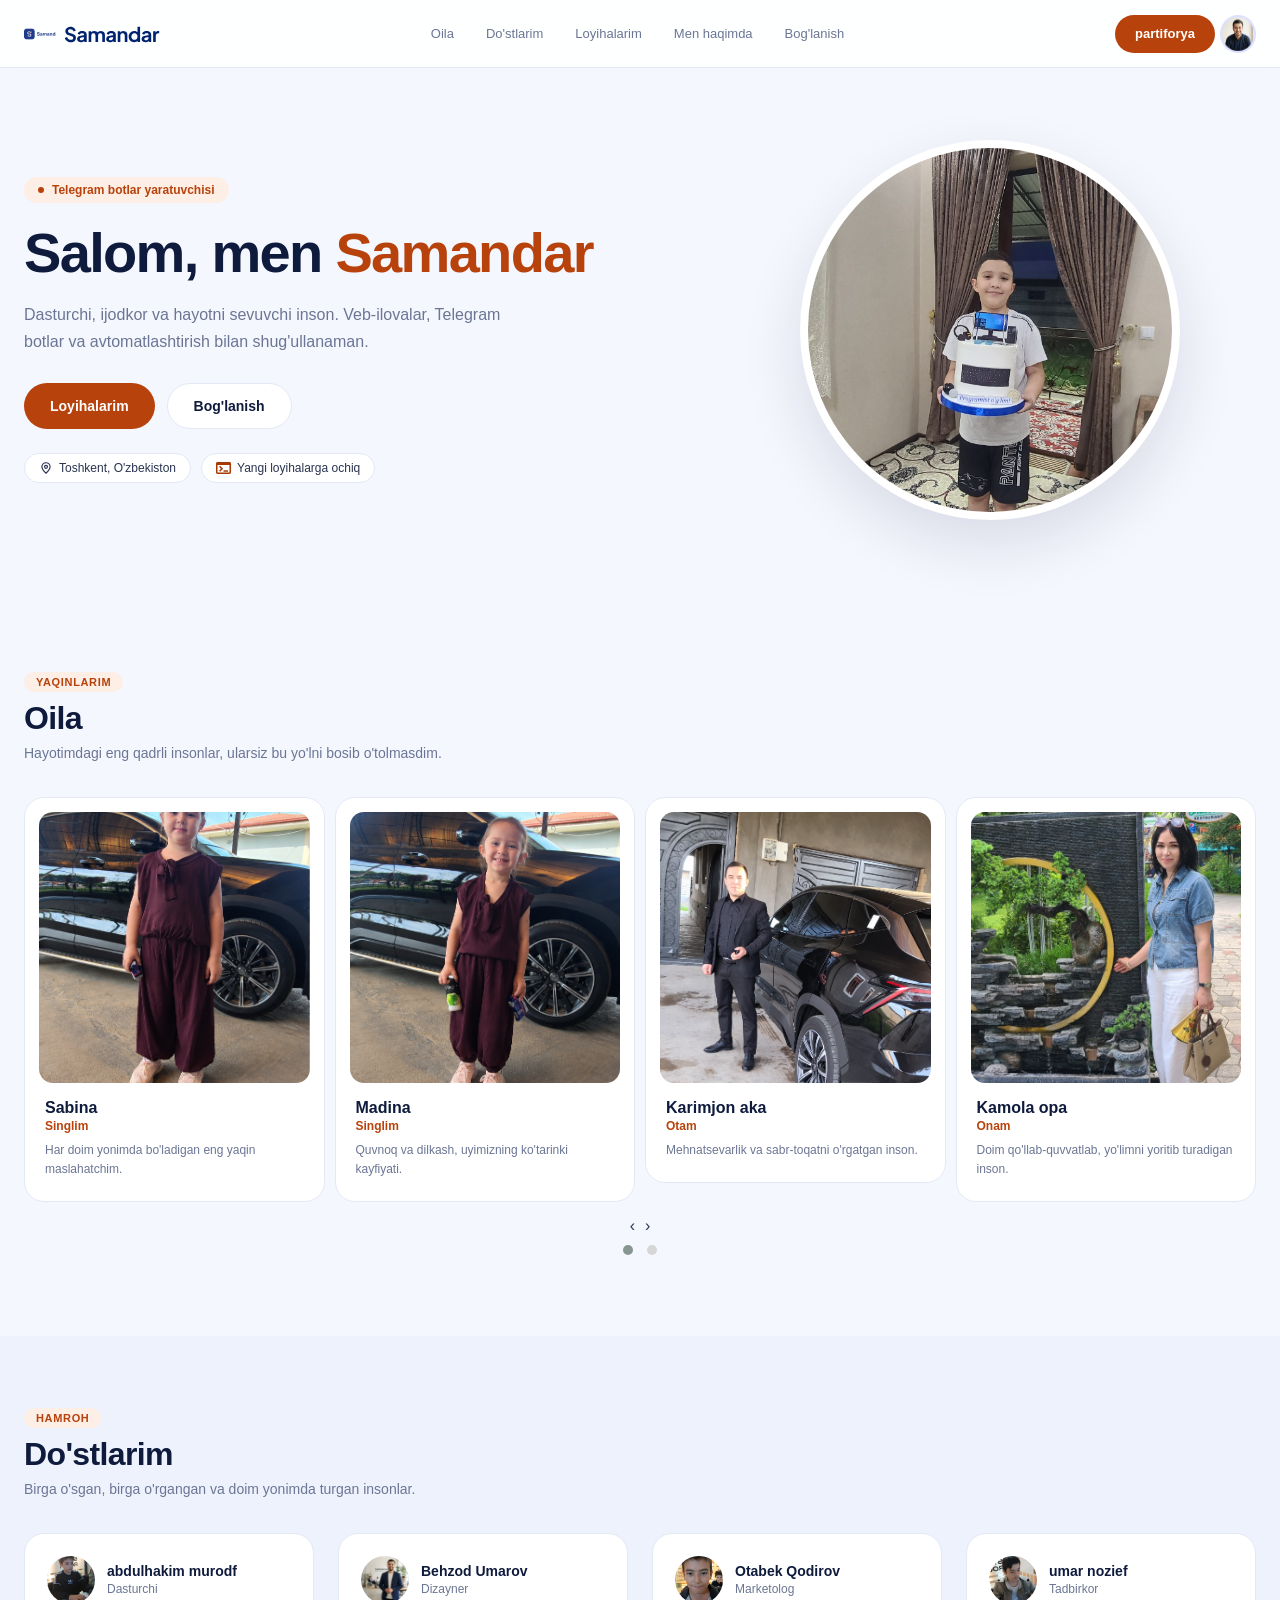
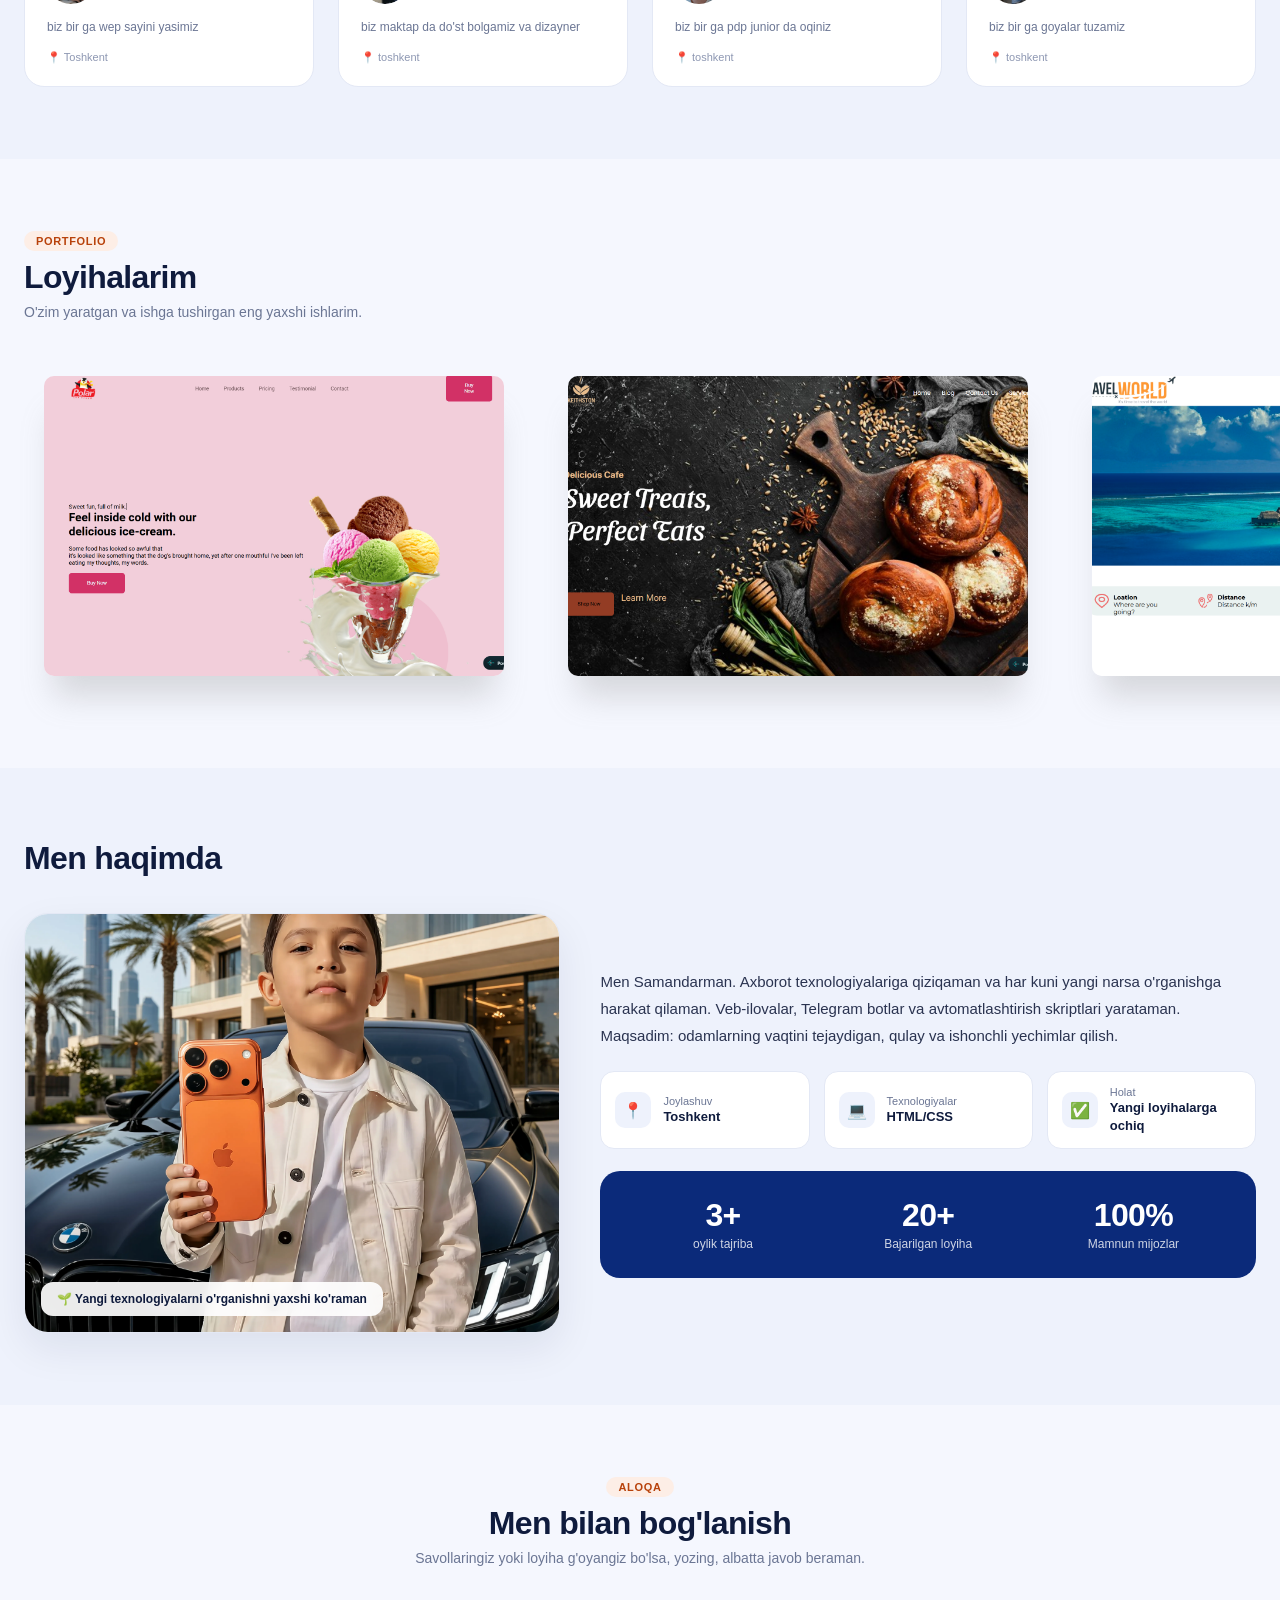
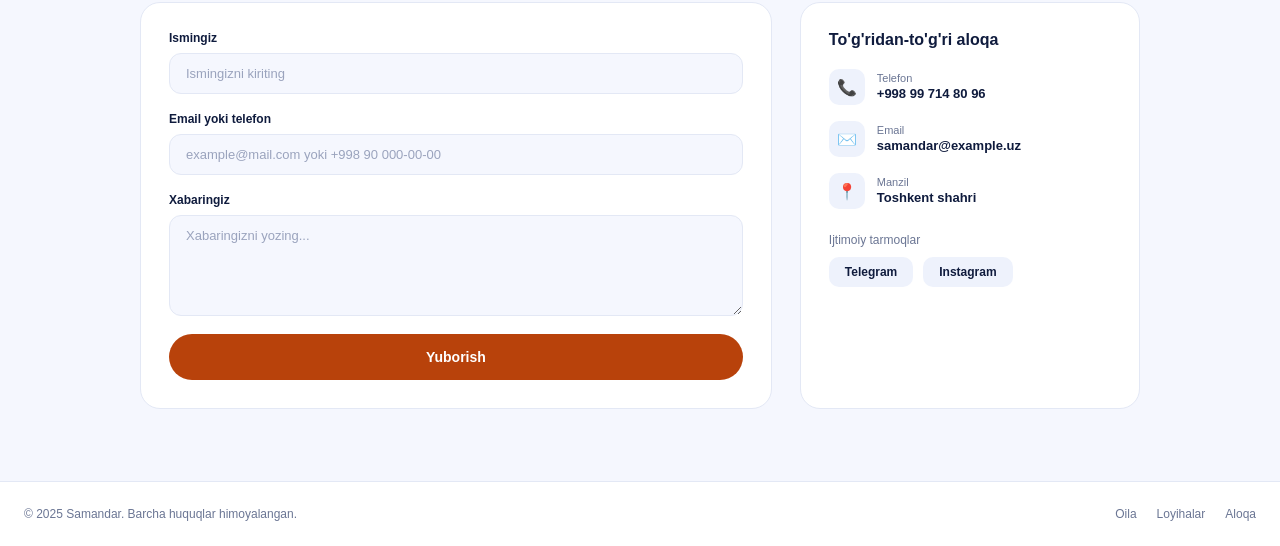
<file: index.html>
<!DOCTYPE html>
<html lang="uz">

<head>
    <meta charset="UTF-8">
    <meta name="viewport" content="width=device-width, initial-scale=1.0">
    <title>taxdimot</title>
    <link rel="stylesheet" href="./style.css">
    <link rel="stylesheet" href="https://cdnjs.cloudflare.com/ajax/libs/OwlCarousel2/2.3.4/assets/owl.carousel.min.css"
        integrity="sha512-tS3S5qG0BlhnQROyJXvNjeEM4UpMXHrQfTGmbQ1gKmelCxlSEBUaxhRBj/EFTzpbP4RVSrpEikbmdJobCvhE3g=="
        crossorigin="anonymous" referrerpolicy="no-referrer" />
    <link rel="stylesheet"
        href="https://cdnjs.cloudflare.com/ajax/libs/OwlCarousel2/2.3.4/assets/owl.theme.default.min.css"
        integrity="sha512-sMXtMNL1zRzolHYKEujM2AqCLUR9F2C4/05cdbxjjLSRvMQIciEPCQZo++nk7go3BtSuK9kfa/s+a4f4i5pLkw=="
        crossorigin="anonymous" referrerpolicy="no-referrer" />
    <link rel="icon" href="./favicon.svg" type="image/png">
    <title>Samandar Familiya — shaxsiy sayt</title>
    <meta name="description"
        content="Samandar Familiya: veb-ilovalar, Telegram botlar va avtomatlashtirish. Portfolio va loyihalar.">
    <link rel="icon" href="./favicon.png" type="image/png">
    <script type="application/ld+json">
{ "@context": "https://schema.org", "@type": "WebSite",
  "name": "Samandar Familiya", "alternateName": "Samandar",
  "url": "https://SIZNING-SAYT.netlify.app/" }
</script>
</head>

<body>


    <header class="header">
        <div class="container header__inner">
            <a href="#top" class="logo"><img src="./images/Samandarlogo.svg    " alt=""></a>

            <nav class="nav">
                <a href="#oila" class="nav__link">Oila</a>
                <a href="#dostlar" class="nav__link">Do'stlarim</a>
                <a href="#loyihalar" class="nav__link">Loyihalarim</a>
                <a href="#haqimda" class="nav__link">Men haqimda</a>
                <a href="#aloqa" class="nav__link">Bog'lanish</a>
            </nav>
            <div class="s">
                <a href="./projekt/label.html" class="btn btn--primary btn--sm">partiforya</a>
                <img src="./images/man.png" alt="">
            </div>
        </div>
    </header>

    <main id="top">


        <section class="hero">
            <div class="container hero__inner">
                <div class="hero__content">
                    <span class="badge">
                        <span class="badge__dot"></span>
                        Telegram botlar yaratuvchisi
                    </span>

                    <h1 class="hero__title">Salom, men <span>Samandar</span></h1>
                    <p class="hero__text">
                        Dasturchi, ijodkor va hayotni sevuvchi inson. Veb-ilovalar, Telegram botlar va avtomatlashtirish
                        bilan shug'ullanaman.
                    </p>

                    <div class="hero__actions">
                        <a href="#loyihalar" class="btn btn--primary">Loyihalarim</a>
                        <a href="#aloqa" class="btn btn--light">Bog'lanish</a>
                    </div>

                    <ul class="hero__chips">
                        <li class="chip">
                            <svg width="14" height="14" viewBox="0 0 24 24" fill="none" stroke="currentColor"
                                stroke-width="2" stroke-linecap="round" stroke-linejoin="round">
                                <path d="M12 21s7-6.100 7-11a7 7 0 1 0-14 0c0 4.900 7 11 7 11z" />
                                <circle cx="12" cy="10" r="2.500" />
                            </svg>
                            Toshkent, O'zbekiston
                        </li>
                        <li class="chip">
                            <img src="./images/Container (2).svg" alt="">
                            Yangi loyihalarga ochiq
                        </li>
                    </ul>
                </div>

                <div class="hero__visual">
                    <div class="hero__circle">
                        <img src="images/man.jpg" alt="Samandar">
                    </div>
                </div>
            </div>
        </section>


        <section class="block" id="oila">

            <div class="container">
                <div class="block__head">
                    <span class="eyebrow">Yaqinlarim</span>
                    <h2 class="block__title">Oila</h2>
                    <p class="block__subtitle">Hayotimdagi eng qadrli insonlar, ularsiz bu yo'lni bosib o'tolmasdim.</p>
                </div>



                <div class="owl-carousel owl-theme">
                    <div class="item">
                        <article class="person">
                            <div class="person__photo"><img src="./images/adam.jpg" alt="Alisher aka"></div>
                            <h3 class="person__name">Karimjon aka</h3>
                            <p class="person__role">Otam</p>
                            <p class="person__text">Mehnatsevarlik va sabr-toqatni o'rgatgan inson.</p>
                        </article>
                    </div>
                    <div class="item">
                        <article class="person">
                            <div class="person__photo"><img src="images/onam.jpg" alt="Gulbahor opa"></div>
                            <h3 class="person__name">Kamola opa</h3>
                            <p class="person__role">Onam</p>
                            <p class="person__text">Doim qo'llab-quvvatlab, yo'limni yoritib turadigan inson.
                            </p>
                        </article>
                    </div>
                    <div class="item">
                        <article class="person">
                            <div class="person__photo"><img src="images/sabina.jpg" alt="Sardor"></div>
                            <h3 class="person__name">Sabina</h3>
                            <p class="person__role">Singlim</p>
                            <p class="person__text">Har doim yonimda bo'ladigan eng yaqin maslahatchim.</p>
                        </article>
                    </div>
                    <div class="item">
                        <article class="person">
                            <div class="person__photo"><img src="images/madina.jpg" alt="Madina"></div>
                            <h3 class="person__name">Madina</h3>
                            <p class="person__role">Singlim</p>
                            <p class="person__text">Quvnoq va dilkash, uyimizning ko'tarinki kayfiyati.</p>
                        </article>
                    </div>
                    <div class="item">
                        <article class="person">
                            <div class="person__photo"><img src="./images/adam.jpg" alt="Alisher aka"></div>
                            <h3 class="person__name">Karimjon aka</h3>
                            <p class="person__role">Otam</p>
                            <p class="person__text">Mehnatsevarlik va sabr-toqatni o'rgatgan inson.</p>
                        </article>
                    </div>
                    <div class="item">
                        <article class="person">
                            <div class="person__photo"><img src="images/onam.jpg" alt="Gulbahor opa"></div>
                            <h3 class="person__name">Kamola opa</h3>
                            <p class="person__role">Onam</p>
                            <p class="person__text">Doim qo'llab-quvvatlab, yo'limni yoritib turadigan inson.
                            </p>
                        </article>
                    </div>
                    <div class="item">
                        <article class="person">
                            <div class="person__photo"><img src="images/sabina.jpg" alt="Sardor"></div>
                            <h3 class="person__name">Sabina</h3>
                            <p class="person__role">Singlim</p>
                            <p class="person__text">Har doim yonimda bo'ladigan eng yaqin maslahatchim.</p>
                        </article>
                    </div>
                    <div class="item">
                        <article class="person">
                            <div class="person__photo"><img src="images/madina.jpg" alt="Madina"></div>
                            <h3 class="person__name">Madina</h3>
                            <p class="person__role">Singlim</p>
                            <p class="person__text">Quvnoq va dilkash, uyimizning ko'tarinki kayfiyati.</p>
                        </article>
                    </div>



                </div>





            </div>

        </section>

        <!-- ================= DO'STLAR ================= -->
        <section class="block block--tint" id="dostlar">
            <div class="container">
                <div class="block__head">
                    <span class="eyebrow">Hamroh</span>
                    <h2 class="block__title">Do'stlarim</h2>
                    <p class="block__subtitle">Birga o'sgan, birga o'rgangan va doim yonimda turgan insonlar.</p>
                </div>

                <div class="grid grid--4">
                    <article class="friend">
                        <div class="friend__top">
                            <img class="avatar" src="./images/abdulhakim.png" alt="Jasur Rahimov">
                            <div>
                                <h3 class="friend__name">abdulhakim murodf</h3>
                                <span class="friend__job">Dasturchi</span>
                            </div>
                        </div>
                        <p class="friend__text">biz bir ga wep sayini yasimiz</p>
                        <span class="friend__meta">📍 Toshkent</span>
                    </article>
                    <article class="friend">
                        <div class="friend__top">
                            <img class="avatar" src="images/b.svg" alt="Behzod Umarov">
                            <div>
                                <h3 class="friend__name">Behzod Umarov</h3>
                                <span class="friend__job">Dizayner</span>
                            </div>
                        </div>
                        <p class="friend__text">biz maktap da do'st bolgamiz va dizayner </p>
                        <span class="friend__meta">📍 toshkent</span>
                    </article>
                    <article class="friend">
                        <div class="friend__top">
                            <img class="avatar" src="./images/otabek.jpg" alt="Otabek Qodirov">
                            <div>
                                <h3 class="friend__name">Otabek Qodirov</h3>
                                <span class="friend__job">Marketolog</span>
                            </div>
                        </div>
                        <p class="friend__text">biz bir ga pdp junior da oqiniz</p>
                        <span class="friend__meta">📍 toshkent</span>
                    </article>
                    <article class="friend">
                        <div class="friend__top">
                            <img class="avatar" src="./images/umar.png" alt="Temur Xoliqov">
                            <div>
                                <h3 class="friend__name">umar nozief</h3>
                                <span class="friend__job">Tadbirkor</span>
                            </div>
                        </div>
                        <p class="friend__text">biz bir ga goyalar tuzamiz</p>
                        <span class="friend__meta">📍 toshkent</span>
                    </article>
                </div>
            </div>
        </section>

        <!-- ================= LOYIHALAR ================= -->
        <section class="block" id="loyihalar">
            <div class="container">
                <div class="block__head">
                    <span class="eyebrow">Portfolio</span>
                    <h2 class="block__title">Loyihalarim</h2>
                    <p class="block__subtitle">O'zim yaratgan va ishga tushirgan eng yaxshi ishlarim.</p>
                </div>

                <div class="grid grid--3">
                    <div class="nima">
                        <div class="cer">
                            <div class="co">
                                <span class="cer-title"></span>
                                <p class="cer-content">

                                </p>
                                <button class="see-more"><a href="https://davayy.netlify.app/">see-more</a></button>
                            </div>

                        </div>
                    </div>


                    <div class="nima">
                        <div class="cer eer">
                            <div class="co">
                                <span class="cer-title"></span>
                                <p class="cer-content">

                                </p>
                                <button class="see-more"><a
                                        href="https://figmauyishi1.netlify.app/">see-more</a></button>
                            </div>

                        </div>
                    </div>
                    <div class="nima w">
                        <div class="cer er">
                            <div class="co">
                                <span class="cer-title"></span>
                                <p class="cer-content">

                                </p>
                                <button class="see-more we"><a href="https://uyili.netlify.app/">see-more</a></button>
                            </div>

                        </div>
                    </div>
                </div>
            </div>
        </section>

        <section class="block block--tint" id="haqimda">
            <div class="container">
                <div class="block__head">
                    <h2 class="block__title">Men haqimda</h2>
                </div>

                <div class="about">
                    <div class="about__photo">
                        <img src="./images/samandar.jpg" alt="Samandar">
                        <span class="about__caption">🌱 Yangi texnologiyalarni o'rganishni yaxshi ko'raman</span>
                    </div>

                    <div class="about__content">
                        <p class="about__text">
                            Men Samandarman. Axborot texnologiyalariga qiziqaman va har kuni yangi narsa o'rganishga
                            harakat qilaman. Veb-ilovalar, Telegram botlar va avtomatlashtirish skriptlari yarataman.
                            Maqsadim: odamlarning vaqtini tejaydigan, qulay va ishonchli yechimlar qilish.
                        </p>

                        <ul class="info">
                            <li class="info__item">
                                <span class="info__icon">📍</span>
                                <div><small>Joylashuv</small><strong>Toshkent</strong></div>
                            </li>
                            <li class="info__item">
                                <span class="info__icon">💻</span>
                                <div><small>Texnologiyalar</small><strong>HTML/CSS</strong></div>
                            </li>
                            <li class="info__item">
                                <span class="info__icon">✅</span>
                                <div><small>Holat</small><strong>Yangi loyihalarga ochiq</strong></div>
                            </li>
                        </ul>

                        <div class="stats">
                            <div class="stat"><strong>3+</strong><span>oylik tajriba</span></div>
                            <div class="stat"><strong>20+</strong><span>Bajarilgan loyiha</span></div>
                            <div class="stat"><strong>100%</strong><span>Mamnun mijozlar</span></div>
                        </div>
                    </div>
                </div>
            </div>
        </section>

        <section class="block" id="aloqa">
            <div class="container">
                <div class="block__head block__head--center">
                    <span class="eyebrow">Aloqa</span>
                    <h2 class="block__title">Men bilan bog'lanish</h2>
                    <p class="block__subtitle">Savollaringiz yoki loyiha g'oyangiz bo'lsa, yozing, albatta javob
                        beraman.</p>
                </div>

                <div class="contact">
                    <form class="form" id="contactForm">
                        <label class="field">
                            <span>Ismingiz</span>
                            <input type="text" name="name" placeholder="Ismingizni kiriting" required>
                        </label>
                        <label class="field">
                            <span>Email yoki telefon</span>
                            <input type="text" name="contact" placeholder="example@mail.com yoki +998 90 000-00-00"
                                required>
                        </label>
                        <label class="field">
                            <span>Xabaringiz</span>
                            <textarea name="message" rows="5" placeholder="Xabaringizni yozing..." required></textarea>
                        </label>
                        <button type="submit" class="btn btn--primary btn--block">Yuborish</button>
                    </form>

                    <aside class="contact__card">
                        <h3 class="contact__title">To'g'ridan-to'g'ri aloqa</h3>

                        <ul class="contact__list">
                            <li>
                                <span class="info__icon">📞</span>
                                <div><small>Telefon</small><strong>+998 99 714 80 96</strong></div>
                            </li>
                            <li>
                                <span class="info__icon">✉️</span>
                                <div><small>Email</small><strong>samandar@example.uz</strong></div>
                            </li>
                            <li>
                                <span class="info__icon">📍</span>
                                <div><small>Manzil</small><strong>Toshkent shahri</strong></div>
                            </li>
                        </ul>

                        <p class="contact__social-title">Ijtimoiy tarmoqlar</p>
                        <div class="contact__social">
                            <a href="@Samandar_sila" class="social">Telegram</a>
                            <a href="https://www.instagram.com/direct/t/17842859646596024/" class="social">Instagram</a>
                        </div>
                    </aside>
                </div>
            </div>
        </section>

    </main>

    <footer class="footer">
        <div class="container footer__inner">
            <p>© 2025 Samandar. Barcha huquqlar himoyalangan.</p>
            <ul class="footer__links">
                <li><a href="#oila">Oila</a></li>
                <li><a href="#loyihalar">Loyihalar</a></li>
                <li><a href="#aloqa">Aloqa</a></li>
            </ul>
        </div>
    </footer>

    <script>
        // Kontakt formasi (hozircha oddiy tasdiq)
        const form = document.getElementById("contactForm");
        form.addEventListener("submit", (e) => {
            e.preventDefault();
            const btn = form.querySelector("button");
            const old = btn.textContent;
            btn.textContent = "Yuborildi ✓";
            btn.disabled = true;
            setTimeout(() => { btn.textContent = old; btn.disabled = false; form.reset(); }, 2500);
        });

    </script>
    <script src="https://cdnjs.cloudflare.com/ajax/libs/jquery/3.6.4/jquery.min.js"
        integrity="sha512-pumBsjNRGGqkPzKHndZMaAG+bir374sORyzM3uulLV14lN5LyykqNk8eEeUlUkB3U0M4FApyaHraT65ihJhDpQ=="
        crossorigin="anonymous" referrerpolicy="no-referrer"></script>

    <script src="https://cdnjs.cloudflare.com/ajax/libs/OwlCarousel2/2.3.4/owl.carousel.min.js"
        integrity="sha512-bPs7Ae6pVvhOSiIcyUClR7/q2OAsRiovw4vAkX+zJbw3ShAeeqezq50RIIcIURq7Oa20rW2n2q+fyXBNcU9lrw=="
        crossorigin="anonymous" referrerpolicy="no-referrer">
        </script>
    <script>
        $('.owl-carousel').owlCarousel({
            loop: true,
            margin: 10,
            autoplay: true,
            autoplayTimeout: 1000,
            nav: true,
            responsive: {
                0: {
                    items: 1
                },
                600: {
                    items: 3
                },
                1000: {
                    items: 4
                }
            }
        })
    </script>
</body>

</html>
</file>
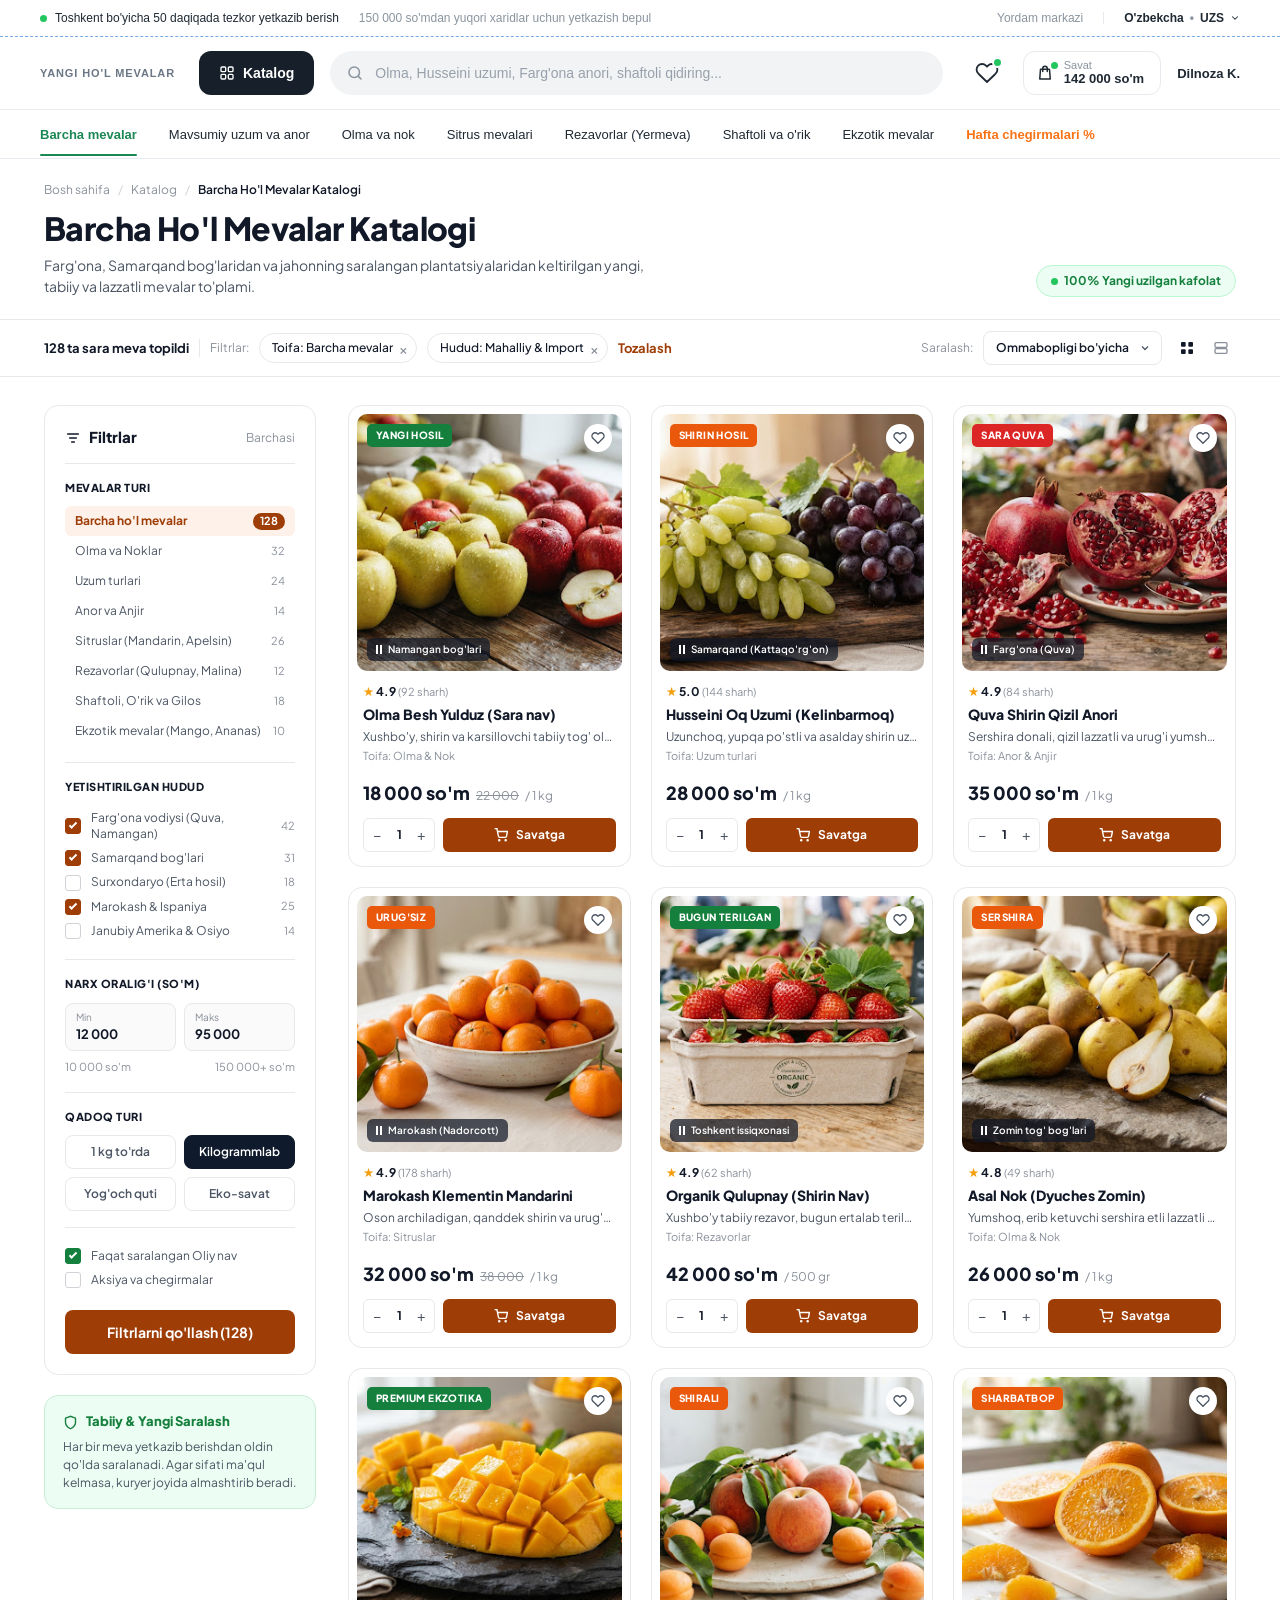
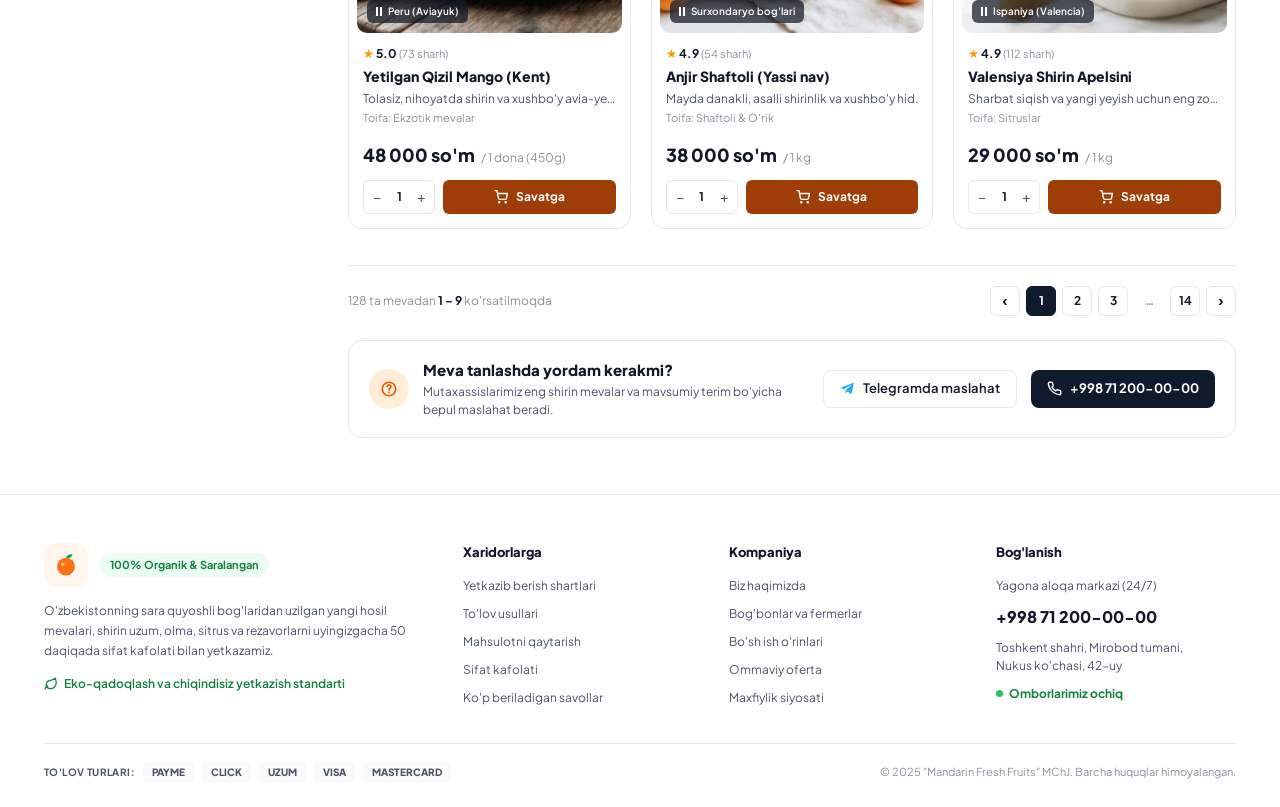
<file: projekt/projekt/index.html>
<!DOCTYPE html>
<html lang="uz">

<head>
  <meta charset="UTF-8">
  <meta name="viewport" content="width=device-width, initial-scale=1.0">
  <title>Barcha Ho'l Mevalar Katalogi — Mandarin</title>
  <link rel="preconnect" href="https://fonts.googleapis.com">
  <link rel="preconnect" href="https://fonts.gstatic.com" crossorigin>
  <link href="https://fonts.googleapis.com/css2?family=Plus+Jakarta+Sans:wght@400;500;600;700;800&display=swap"
    rel="stylesheet">
  <link rel="stylesheet" href="style.css">
  <link rel="stylesheet" href="header.css">
</head>

<body>

  <!-- ===== HEADER (umumiy) ===== -->
  <div class="sitehdr">
    <header class="h-header">

      <!-- 1. TOP BAR -->
      <div class="h-topbar">
        <div class="h-container h-topbar__inner">
          <div class="h-topbar__left">
            <span class="h-topbar__item">
              <span class="h-dot h-dot--green"></span>
              Toshkent bo'yicha 50 daqiqada tezkor yetkazib berish
            </span>
            <span class="h-topbar__item h-topbar__item--muted">150 000 so'mdan yuqori xaridlar uchun yetkazish
              bepul</span>
          </div>
          <div class="h-topbar__right">
            <a href="#" class="h-topbar__link">Yordam markazi</a>
            <span class="h-topbar__divider"></span>
            <button class="h-topbar__lang" type="button">
              O'zbekcha <span class="h-bullet">•</span> UZS
              <svg width="10" height="10" viewBox="0 0 24 24" fill="none" stroke="currentColor" stroke-width="2.5"
                stroke-linecap="round" stroke-linejoin="round">
                <path d="M6 9l6 6 6-6" />
              </svg>
            </button>
          </div>
        </div>
      </div>

      <!-- 2. MAIN BAR -->
      <div class="h-mainbar">
        <div class="h-container h-mainbar__inner">

          <a href="./product.html" class="h-brand">Yangi ho'l mevalar</a>

          <button class="h-btn-catalog" type="button">
            <svg width="16" height="16" viewBox="0 0 24 24" fill="none" stroke="currentColor" stroke-width="2"
              stroke-linecap="round" stroke-linejoin="round">
              <rect x="3" y="3" width="7" height="7" rx="1.5" />
              <rect x="14" y="3" width="7" height="7" rx="1.5" />
              <rect x="3" y="14" width="7" height="7" rx="1.5" />
              <rect x="14" y="14" width="7" height="7" rx="1.5" />
            </svg>
            Katalog
          </button>

          <form class="h-search" role="search">
            <svg class="h-search__icon" width="18" height="18" viewBox="0 0 24 24" fill="none" stroke="currentColor"
              stroke-width="2" stroke-linecap="round" stroke-linejoin="round">
              <circle cx="11" cy="11" r="7" />
              <path d="M20 20l-3.5-3.5" />
            </svg>
            <input type="text" placeholder="Olma, Husseini uzumi, Farg'ona anori, shaftoli qidiring...">
          </form>

          <div class="h-actions">
            <button class="h-icon-btn" type="button" aria-label="Sevimlilar">
              <svg width="24" height="24" viewBox="0 0 24 24" fill="none" stroke="currentColor" stroke-width="1.8"
                stroke-linecap="round" stroke-linejoin="round">
                <path
                  d="M20.8 4.6a5.5 5.5 0 0 0-7.8 0L12 5.7l-1-1.1a5.5 5.5 0 0 0-7.8 7.8l1 1.1L12 21l7.8-7.5 1-1.1a5.5 5.5 0 0 0 0-7.8z" />
              </svg>
              <span class="h-dot h-dot--green h-dot--badge"></span>
            </button>

            <button class="h-cart" type="button">
              <span class="h-cart__icon">
                <svg width="18" height="18" viewBox="0 0 24 24" fill="none" stroke="currentColor" stroke-width="2"
                  stroke-linecap="round" stroke-linejoin="round">
                  <path d="M6 7h12l1 13H5L6 7z" />
                  <path d="M9 10V6a3 3 0 0 1 6 0v4" />
                </svg>
                <span class="h-dot h-dot--green h-dot--badge"></span>
              </span>
              <span class="h-cart__text">
                <small>Savat</small>
                <strong>142 000 so'm</strong>
              </span>
            </button>

            <a href="#" class="h-user">Dilnoza K.</a>
          </div>

        </div>
      </div>

      <!-- 3. NAV -->
      <nav class="h-nav">
        <div class="h-container">
          <ul class="h-nav__list">
            <li><a href="#" class="h-nav__link h-is-active">Barcha mevalar</a></li>
            <li><a href="#" class="h-nav__link">Mavsumiy uzum va anor</a></li>
            <li><a href="#" class="h-nav__link">Olma va nok</a></li>
            <li><a href="#" class="h-nav__link">Sitrus mevalari</a></li>
            <li><a href="#" class="h-nav__link">Rezavorlar (Yermeva)</a></li>
            <li><a href="#" class="h-nav__link">Shaftoli va o'rik</a></li>
            <li><a href="#" class="h-nav__link">Ekzotik mevalar</a></li>
            <li><a href="#" class="h-nav__link h-nav__link--sale">Hafta chegirmalari %</a></li>
          </ul>
        </div>
      </nav>

    </header>
  </div>

  <main>
    <!-- ===== PAGE HEAD ===== -->
    <section class="page-head">
      <div class="container">
        <ul class="breadcrumb">
          <li><a href="#">Bosh sahifa</a></li>
          <li><a href="#">Katalog</a></li>
          <li>Barcha Ho'l Mevalar Katalogi</li>
        </ul>
        <div class="page-head__row">
          <div>
            <h1>Barcha Ho'l Mevalar Katalogi</h1>
            <p>Farg'ona, Samarqand bog'laridan va jahonning saralangan plantatsiyalaridan keltirilgan yangi, tabiiy va
              lazzatli mevalar to'plami.</p>
          </div>
          <span class="badge-fresh"><i class="dot"></i> 100% Yangi uzilgan kafolat</span>
        </div>
      </div>
    </section>

    <!-- ===== TOOLBAR ===== -->
    <section class="toolbar">
      <div class="container toolbar__inner">
        <div class="toolbar__left">
          <strong>128 ta sara meva topildi</strong>
          <span class="toolbar__sep"></span>
          <span class="muted">Filtrlar:</span>
          <span class="chip">Toifa: Barcha mevalar <button aria-label="O'chirish">&times;</button></span>
          <span class="chip">Hudud: Mahalliy &amp; Import <button aria-label="O'chirish">&times;</button></span>
          <a href="#" class="link-reset">Tozalash</a>
        </div>
        <div class="toolbar__right">
          <label class="muted" for="sort">Saralash:</label>
          <select id="sort" class="select">
            <option>Ommabopligi bo'yicha</option>
            <option>Arzonroq avval</option>
            <option>Qimmatroq avval</option>
            <option>Reyting bo'yicha</option>
          </select>
          <div class="view-toggle">
            <button class="active" aria-label="Grid">
              <svg width="16" height="16" viewBox="0 0 24 24" fill="currentColor">
                <rect x="3" y="3" width="7" height="7" rx="1.5" />
                <rect x="14" y="3" width="7" height="7" rx="1.5" />
                <rect x="3" y="14" width="7" height="7" rx="1.5" />
                <rect x="14" y="14" width="7" height="7" rx="1.5" />
              </svg>
            </button>
            <button aria-label="List">
              <svg width="16" height="16" viewBox="0 0 24 24" fill="none" stroke="currentColor" stroke-width="2">
                <rect x="3" y="4" width="18" height="7" rx="1.5" />
                <rect x="3" y="13" width="18" height="7" rx="1.5" />
              </svg>
            </button>
          </div>
        </div>
      </div>
    </section>

    <!-- ===== CATALOG ===== -->
    <section class="catalog">
      <div class="container catalog__inner">

        <!-- Sidebar -->
        <aside class="sidebar">
          <div class="filter-box">
            <div class="filter-box__head">
              <h3>
                <svg width="16" height="16" viewBox="0 0 24 24" fill="none" stroke="currentColor" stroke-width="2.2"
                  stroke-linecap="round">
                  <path d="M4 6h16M7 12h10M10 18h4" />
                </svg>
                Filtrlar
              </h3>
              <a href="#" class="muted small">Barchasi</a>
            </div>

            <div class="filter-group">
              <h4>Mevalar turi</h4>
              <ul class="cat-list">
                <li class="active"><a href="#">Barcha ho'l mevalar <span>128</span></a></li>
                <li><a href="#">Olma va Noklar <span>32</span></a></li>
                <li><a href="#">Uzum turlari <span>24</span></a></li>
                <li><a href="#">Anor va Anjir <span>14</span></a></li>
                <li><a href="#">Sitruslar (Mandarin, Apelsin) <span>26</span></a></li>
                <li><a href="#">Rezavorlar (Qulupnay, Malina) <span>12</span></a></li>
                <li><a href="#">Shaftoli, O'rik va Gilos <span>18</span></a></li>
                <li><a href="#">Ekzotik mevalar (Mango, Ananas) <span>10</span></a></li>
              </ul>
            </div>

            <div class="filter-group">
              <h4>Yetishtirilgan hudud</h4>
              <label class="check"><input type="checkbox" checked><span></span>Farg'ona vodiysi (Quva, Namangan)
                <em>42</em></label>
              <label class="check"><input type="checkbox" checked><span></span>Samarqand bog'lari <em>31</em></label>
              <label class="check"><input type="checkbox"><span></span>Surxondaryo (Erta hosil) <em>18</em></label>
              <label class="check"><input type="checkbox" checked><span></span>Marokash &amp; Ispaniya
                <em>25</em></label>
              <label class="check"><input type="checkbox"><span></span>Janubiy Amerika &amp; Osiyo <em>14</em></label>
            </div>

            <div class="filter-group">
              <h4>Narx oralig'i (so'm)</h4>
              <div class="price-range">
                <label>
                  <small>Min</small>
                  <input type="text" value="12 000">
                </label>
                <label>
                  <small>Maks</small>
                  <input type="text" value="95 000">
                </label>
              </div>
              <div class="price-hint">
                <span>10 000 so'm</span>
                <span>150 000+ so'm</span>
              </div>
            </div>

            <div class="filter-group">
              <h4>Qadoq turi</h4>
              <div class="pack-grid">
                <button class="pack">1 kg to'rda</button>
                <button class="pack active">Kilogrammlab</button>
                <button class="pack">Yog'och quti</button>
                <button class="pack">Eko-savat</button>
              </div>
            </div>

            <div class="filter-group filter-group--last">
              <label class="check check--green"><input type="checkbox" checked><span></span>Faqat saralangan Oliy
                nav</label>
              <label class="check"><input type="checkbox"><span></span>Aksiya va chegirmalar</label>
            </div>

            <button class="btn btn--primary btn--block">Filtrlarni qo'llash (128)</button>
          </div>

          <div class="info-box">
            <h4>
              <svg width="15" height="15" viewBox="0 0 24 24" fill="none" stroke="currentColor" stroke-width="2.2">
                <path d="M12 22s8-4 8-10V5l-8-3-8 3v7c0 6 8 10 8 10z" />
              </svg>
              Tabiiy &amp; Yangi Saralash
            </h4>
            <p>Har bir meva yetkazib berishdan oldin qo'lda saralanadi. Agar sifati ma'qul kelmasa, kuryer joyida
              almashtirib beradi.</p>
          </div>
        </aside>

        <!-- Products -->
        <div class="products">
          <div class="grid">

            <article class="card">
              <div class="card__media">
                <span class="tag tag--green">Yangi hosil</span>
                <button class="card__fav" aria-label="Sevimlilarga"><svg width="14" height="14" viewBox="0 0 24 24"
                    fill="none" stroke="currentColor" stroke-width="2.2">
                    <path
                      d="M20.8 4.6a5.5 5.5 0 0 0-7.8 0L12 5.7l-1-1.1a5.5 5.5 0 0 0-7.8 7.8l1 1L12 21l7.8-7.6 1-1a5.5 5.5 0 0 0 0-7.8z" />
                  </svg></button>
                <img src="images/olma.jpg" alt="Olma Besh Yulduz" loading="lazy">
                <span class="origin">Namangan bog'lari</span>
              </div>
              <div class="card__body">
                <div class="rating"><span class="star">★</span> 4.9 <small>(92 sharh)</small></div>
                <h3 class="card__title">Olma Besh Yulduz (Sara nav)</h3>
                <p class="card__desc">Xushbo'y, shirin va karsillovchi tabiiy tog' olmasi.</p>
                <p class="card__meta">Toifa: Olma &amp; Nok</p>
                <div class="price"><strong>18 000 so'm</strong><s>22 000</s><small>/ 1 kg</small></div>
                <div class="card__actions">
                  <div class="qty"><button>−</button><span>1</span><button>+</button></div>
                  <button class="btn btn--primary btn--cart"><svg width="14" height="14" viewBox="0 0 24 24" fill="none"
                      stroke="currentColor" stroke-width="2.4">
                      <circle cx="9" cy="21" r="1" />
                      <circle cx="20" cy="21" r="1" />
                      <path d="M1 1h4l2.7 13.4a2 2 0 0 0 2 1.6h9.7a2 2 0 0 0 2-1.6L23 6H6" />
                    </svg> Savatga</button>
                </div>
              </div>
            </article>

            <article class="card">
              <div class="card__media">
                <span class="tag tag--orange">Shirin hosil</span>
                <button class="card__fav" aria-label="Sevimlilarga"><svg width="14" height="14" viewBox="0 0 24 24"
                    fill="none" stroke="currentColor" stroke-width="2.2">
                    <path
                      d="M20.8 4.6a5.5 5.5 0 0 0-7.8 0L12 5.7l-1-1.1a5.5 5.5 0 0 0-7.8 7.8l1 1L12 21l7.8-7.6 1-1a5.5 5.5 0 0 0 0-7.8z" />
                  </svg></button>
                <img src="images/uzum-husseini.jpg" alt="Husseini Oq Uzumi" loading="lazy">
                <span class="origin">Samarqand (Kattaqo'rg'on)</span>
              </div>
              <div class="card__body">
                <div class="rating"><span class="star">★</span> 5.0 <small>(144 sharh)</small></div>
                <h3 class="card__title">Husseini Oq Uzumi (Kelinbarmoq)</h3>
                <p class="card__desc">Uzunchoq, yupqa po'stli va asalday shirin uzum.</p>
                <p class="card__meta">Toifa: Uzum turlari</p>
                <div class="price"><strong>28 000 so'm</strong><small>/ 1 kg</small></div>
                <div class="card__actions">
                  <div class="qty"><button>−</button><span>1</span><button>+</button></div>
                  <button class="btn btn--primary btn--cart"><svg width="14" height="14" viewBox="0 0 24 24" fill="none"
                      stroke="currentColor" stroke-width="2.4">
                      <circle cx="9" cy="21" r="1" />
                      <circle cx="20" cy="21" r="1" />
                      <path d="M1 1h4l2.7 13.4a2 2 0 0 0 2 1.6h9.7a2 2 0 0 0 2-1.6L23 6H6" />
                    </svg> Savatga</button>
                </div>
              </div>
            </article>

            <article class="card">
              <div class="card__media">
                <span class="tag tag--red">Sara Quva</span>
                <button class="card__fav" aria-label="Sevimlilarga"><svg width="14" height="14" viewBox="0 0 24 24"
                    fill="none" stroke="currentColor" stroke-width="2.2">
                    <path
                      d="M20.8 4.6a5.5 5.5 0 0 0-7.8 0L12 5.7l-1-1.1a5.5 5.5 0 0 0-7.8 7.8l1 1L12 21l7.8-7.6 1-1a5.5 5.5 0 0 0 0-7.8z" />
                  </svg></button>
                <img src="images/anor-quva.jpg" alt="Quva Shirin Qizil Anori" loading="lazy">
                <span class="origin">Farg'ona (Quva)</span>
              </div>
              <div class="card__body">
                <div class="rating"><span class="star">★</span> 4.9 <small>(84 sharh)</small></div>
                <h3 class="card__title"><a href="product.html">Quva Shirin Qizil Anori</a></h3>
                <p class="card__desc">Sershira donali, qizil lazzatli va urug'i yumshoq.</p>
                <p class="card__meta">Toifa: Anor &amp; Anjir</p>
                <div class="price"><strong>35 000 so'm</strong><small>/ 1 kg</small></div>
                <div class="card__actions">
                  <div class="qty"><button>−</button><span>1</span><button>+</button></div>
                  <button class="btn btn--primary btn--cart"><svg width="14" height="14" viewBox="0 0 24 24" fill="none"
                      stroke="currentColor" stroke-width="2.4">
                      <circle cx="9" cy="21" r="1" />
                      <circle cx="20" cy="21" r="1" />
                      <path d="M1 1h4l2.7 13.4a2 2 0 0 0 2 1.6h9.7a2 2 0 0 0 2-1.6L23 6H6" />
                    </svg> Savatga</button>
                </div>
              </div>
            </article>

            <article class="card">
              <div class="card__media">
                <span class="tag tag--orange">Urug'siz</span>
                <button class="card__fav" aria-label="Sevimlilarga"><svg width="14" height="14" viewBox="0 0 24 24"
                    fill="none" stroke="currentColor" stroke-width="2.2">
                    <path
                      d="M20.8 4.6a5.5 5.5 0 0 0-7.8 0L12 5.7l-1-1.1a5.5 5.5 0 0 0-7.8 7.8l1 1L12 21l7.8-7.6 1-1a5.5 5.5 0 0 0 0-7.8z" />
                  </svg></button>
                <img src="images/mandarin.jpg" alt="Marokash Klementin Mandarini" loading="lazy">
                <span class="origin">Marokash (Nadorcott)</span>
              </div>
              <div class="card__body">
                <div class="rating"><span class="star">★</span> 4.9 <small>(178 sharh)</small></div>
                <h3 class="card__title">Marokash Klementin Mandarini</h3>
                <p class="card__desc">Oson archiladigan, qanddek shirin va urug'siz.</p>
                <p class="card__meta">Toifa: Sitruslar</p>
                <div class="price"><strong>32 000 so'm</strong><s>38 000</s><small>/ 1 kg</small></div>
                <div class="card__actions">
                  <div class="qty"><button>−</button><span>1</span><button>+</button></div>
                  <button class="btn btn--primary btn--cart"><svg width="14" height="14" viewBox="0 0 24 24" fill="none"
                      stroke="currentColor" stroke-width="2.4">
                      <circle cx="9" cy="21" r="1" />
                      <circle cx="20" cy="21" r="1" />
                      <path d="M1 1h4l2.7 13.4a2 2 0 0 0 2 1.6h9.7a2 2 0 0 0 2-1.6L23 6H6" />
                    </svg> Savatga</button>
                </div>
              </div>
            </article>

            <article class="card">
              <div class="card__media">
                <span class="tag tag--green">Bugun terilgan</span>
                <button class="card__fav" aria-label="Sevimlilarga"><svg width="14" height="14" viewBox="0 0 24 24"
                    fill="none" stroke="currentColor" stroke-width="2.2">
                    <path
                      d="M20.8 4.6a5.5 5.5 0 0 0-7.8 0L12 5.7l-1-1.1a5.5 5.5 0 0 0-7.8 7.8l1 1L12 21l7.8-7.6 1-1a5.5 5.5 0 0 0 0-7.8z" />
                  </svg></button>
                <img src="images/qulupnay.jpg" alt="Organik Qulupnay" loading="lazy">
                <span class="origin">Toshkent issiqxonasi</span>
              </div>
              <div class="card__body">
                <div class="rating"><span class="star">★</span> 4.9 <small>(62 sharh)</small></div>
                <h3 class="card__title">Organik Qulupnay (Shirin Nav)</h3>
                <p class="card__desc">Xushbo'y tabiiy rezavor, bugun ertalab terilgan.</p>
                <p class="card__meta">Toifa: Rezavorlar</p>
                <div class="price"><strong>42 000 so'm</strong><small>/ 500 gr</small></div>
                <div class="card__actions">
                  <div class="qty"><button>−</button><span>1</span><button>+</button></div>
                  <button class="btn btn--primary btn--cart"><svg width="14" height="14" viewBox="0 0 24 24" fill="none"
                      stroke="currentColor" stroke-width="2.4">
                      <circle cx="9" cy="21" r="1" />
                      <circle cx="20" cy="21" r="1" />
                      <path d="M1 1h4l2.7 13.4a2 2 0 0 0 2 1.6h9.7a2 2 0 0 0 2-1.6L23 6H6" />
                    </svg> Savatga</button>
                </div>
              </div>
            </article>

            <article class="card">
              <div class="card__media">
                <span class="tag tag--orange">Sershira</span>
                <button class="card__fav" aria-label="Sevimlilarga"><svg width="14" height="14" viewBox="0 0 24 24"
                    fill="none" stroke="currentColor" stroke-width="2.2">
                    <path
                      d="M20.8 4.6a5.5 5.5 0 0 0-7.8 0L12 5.7l-1-1.1a5.5 5.5 0 0 0-7.8 7.8l1 1L12 21l7.8-7.6 1-1a5.5 5.5 0 0 0 0-7.8z" />
                  </svg></button>
                <img src="images/nok.jpg" alt="Asal Nok" loading="lazy">
                <span class="origin">Zomin tog' bog'lari</span>
              </div>
              <div class="card__body">
                <div class="rating"><span class="star">★</span> 4.8 <small>(49 sharh)</small></div>
                <h3 class="card__title">Asal Nok (Dyuches Zomin)</h3>
                <p class="card__desc">Yumshoq, erib ketuvchi sershira etli lazzatli nok.</p>
                <p class="card__meta">Toifa: Olma &amp; Nok</p>
                <div class="price"><strong>26 000 so'm</strong><small>/ 1 kg</small></div>
                <div class="card__actions">
                  <div class="qty"><button>−</button><span>1</span><button>+</button></div>
                  <button class="btn btn--primary btn--cart"><svg width="14" height="14" viewBox="0 0 24 24" fill="none"
                      stroke="currentColor" stroke-width="2.4">
                      <circle cx="9" cy="21" r="1" />
                      <circle cx="20" cy="21" r="1" />
                      <path d="M1 1h4l2.7 13.4a2 2 0 0 0 2 1.6h9.7a2 2 0 0 0 2-1.6L23 6H6" />
                    </svg> Savatga</button>
                </div>
              </div>
            </article>

            <article class="card">
              <div class="card__media">
                <span class="tag tag--green">Premium ekzotika</span>
                <button class="card__fav" aria-label="Sevimlilarga"><svg width="14" height="14" viewBox="0 0 24 24"
                    fill="none" stroke="currentColor" stroke-width="2.2">
                    <path
                      d="M20.8 4.6a5.5 5.5 0 0 0-7.8 0L12 5.7l-1-1.1a5.5 5.5 0 0 0-7.8 7.8l1 1L12 21l7.8-7.6 1-1a5.5 5.5 0 0 0 0-7.8z" />
                  </svg></button>
                <img src="images/mango.jpg" alt="Yetilgan Qizil Mango" loading="lazy">
                <span class="origin">Peru (Aviayuk)</span>
              </div>
              <div class="card__body">
                <div class="rating"><span class="star">★</span> 5.0 <small>(73 sharh)</small></div>
                <h3 class="card__title">Yetilgan Qizil Mango (Kent)</h3>
                <p class="card__desc">Tolasiz, nihoyatda shirin va xushbo'y avia-yetkazma.</p>
                <p class="card__meta">Toifa: Ekzotik mevalar</p>
                <div class="price"><strong>48 000 so'm</strong><small>/ 1 dona (450g)</small></div>
                <div class="card__actions">
                  <div class="qty"><button>−</button><span>1</span><button>+</button></div>
                  <button class="btn btn--primary btn--cart"><svg width="14" height="14" viewBox="0 0 24 24" fill="none"
                      stroke="currentColor" stroke-width="2.4">
                      <circle cx="9" cy="21" r="1" />
                      <circle cx="20" cy="21" r="1" />
                      <path d="M1 1h4l2.7 13.4a2 2 0 0 0 2 1.6h9.7a2 2 0 0 0 2-1.6L23 6H6" />
                    </svg> Savatga</button>
                </div>
              </div>
            </article>

            <article class="card">
              <div class="card__media">
                <span class="tag tag--orange">Shirali</span>
                <button class="card__fav" aria-label="Sevimlilarga"><svg width="14" height="14" viewBox="0 0 24 24"
                    fill="none" stroke="currentColor" stroke-width="2.2">
                    <path
                      d="M20.8 4.6a5.5 5.5 0 0 0-7.8 0L12 5.7l-1-1.1a5.5 5.5 0 0 0-7.8 7.8l1 1L12 21l7.8-7.6 1-1a5.5 5.5 0 0 0 0-7.8z" />
                  </svg></button>
                <img src="images/shaftoli.jpg" alt="Anjir Shaftoli" loading="lazy">
                <span class="origin">Surxondaryo bog'lari</span>
              </div>
              <div class="card__body">
                <div class="rating"><span class="star">★</span> 4.9 <small>(54 sharh)</small></div>
                <h3 class="card__title">Anjir Shaftoli (Yassi nav)</h3>
                <p class="card__desc">Mayda danakli, asalli shirinlik va xushbo'y hid.</p>
                <p class="card__meta">Toifa: Shaftoli &amp; O'rik</p>
                <div class="price"><strong>38 000 so'm</strong><small>/ 1 kg</small></div>
                <div class="card__actions">
                  <div class="qty"><button>−</button><span>1</span><button>+</button></div>
                  <button class="btn btn--primary btn--cart"><svg width="14" height="14" viewBox="0 0 24 24" fill="none"
                      stroke="currentColor" stroke-width="2.4">
                      <circle cx="9" cy="21" r="1" />
                      <circle cx="20" cy="21" r="1" />
                      <path d="M1 1h4l2.7 13.4a2 2 0 0 0 2 1.6h9.7a2 2 0 0 0 2-1.6L23 6H6" />
                    </svg> Savatga</button>
                </div>
              </div>
            </article>

            <article class="card">
              <div class="card__media">
                <span class="tag tag--orange">Sharbatbop</span>
                <button class="card__fav" aria-label="Sevimlilarga"><svg width="14" height="14" viewBox="0 0 24 24"
                    fill="none" stroke="currentColor" stroke-width="2.2">
                    <path
                      d="M20.8 4.6a5.5 5.5 0 0 0-7.8 0L12 5.7l-1-1.1a5.5 5.5 0 0 0-7.8 7.8l1 1L12 21l7.8-7.6 1-1a5.5 5.5 0 0 0 0-7.8z" />
                  </svg></button>
                <img src="images/apelsin.jpg" alt="Valensiya Shirin Apelsini" loading="lazy">
                <span class="origin">Ispaniya (Valencia)</span>
              </div>
              <div class="card__body">
                <div class="rating"><span class="star">★</span> 4.9 <small>(112 sharh)</small></div>
                <h3 class="card__title">Valensiya Shirin Apelsini</h3>
                <p class="card__desc">Sharbat siqish va yangi yeyish uchun eng zo'r tanlov.</p>
                <p class="card__meta">Toifa: Sitruslar</p>
                <div class="price"><strong>29 000 so'm</strong><small>/ 1 kg</small></div>
                <div class="card__actions">
                  <div class="qty"><button>−</button><span>1</span><button>+</button></div>
                  <button class="btn btn--primary btn--cart"><svg width="14" height="14" viewBox="0 0 24 24" fill="none"
                      stroke="currentColor" stroke-width="2.4">
                      <circle cx="9" cy="21" r="1" />
                      <circle cx="20" cy="21" r="1" />
                      <path d="M1 1h4l2.7 13.4a2 2 0 0 0 2 1.6h9.7a2 2 0 0 0 2-1.6L23 6H6" />
                    </svg> Savatga</button>
                </div>
              </div>
            </article>

          </div>

          <!-- Pagination -->
          <div class="pagination">
            <p class="muted">128 ta mevadan <b>1 – 9</b> ko'rsatilmoqda</p>
            <div class="pages">
              <a href="#" class="page page--arrow">‹</a>
              <a href="#" class="page active">1</a>
              <a href="#" class="page">2</a>
              <a href="#" class="page">3</a>
              <span class="page page--dots">…</span>
              <a href="#" class="page">14</a>
              <a href="#" class="page page--arrow">›</a>
            </div>
          </div>

          <!-- Help banner -->
          <div class="help">
            <div class="help__icon">
              <svg width="18" height="18" viewBox="0 0 24 24" fill="none" stroke="currentColor" stroke-width="2.2"
                stroke-linecap="round">
                <circle cx="12" cy="12" r="9" />
                <path d="M9.5 9a2.5 2.5 0 1 1 3.5 2.3c-.6.3-1 .9-1 1.6V14M12 17h.01" />
              </svg>
            </div>
            <div class="help__text">
              <h4>Meva tanlashda yordam kerakmi?</h4>
              <p>Mutaxassislarimiz eng shirin mevalar va mavsumiy terim bo'yicha bepul maslahat beradi.</p>
            </div>
            <a href="#" class="btn btn--outline">
              <svg width="15" height="15" viewBox="0 0 24 24" fill="#2aabee">
                <path
                  d="M21.9 4.3 18.7 19.4c-.2 1-.9 1.3-1.7.8l-4.8-3.5-2.3 2.2c-.3.3-.5.5-1 .5l.3-4.9 8.9-8c.4-.3-.1-.5-.6-.2L6.5 13.2l-4.7-1.5c-1-.3-1-1 .2-1.5L20.5 3c.9-.3 1.6.2 1.4 1.3z" />
              </svg>
              Telegramda maslahat
            </a>
            <a href="tel:+998712000000" class="btn btn--dark">
              <svg width="15" height="15" viewBox="0 0 24 24" fill="none" stroke="currentColor" stroke-width="2.2">
                <path
                  d="M22 16.9v3a2 2 0 0 1-2.2 2 19.8 19.8 0 0 1-8.6-3.1 19.5 19.5 0 0 1-6-6A19.8 19.8 0 0 1 2.1 4.2 2 2 0 0 1 4.1 2h3a2 2 0 0 1 2 1.7c.1.9.4 1.8.7 2.7a2 2 0 0 1-.5 2.1L8 9.8a16 16 0 0 0 6 6l1.3-1.3a2 2 0 0 1 2.1-.4c.9.3 1.8.6 2.7.7a2 2 0 0 1 1.7 2z" />
              </svg>
              +998 71 200-00-00
            </a>
          </div>
        </div>
      </div>
    </section>
  </main>

  <!-- ===== FOOTER ===== -->
  <footer class="footer">
    <div class="container">
      <div class="footer__grid">
        <div class="footer__about">
          <div class="footer__brand">
            <span class="logo__icon">
              <svg width="26" height="26" viewBox="0 0 32 32">
                <circle cx="16" cy="18" r="11" fill="#f97316" />
                <path d="M16 7c1-3 4-5 8-4-1 4-4 5-8 4z" fill="#16a34a" />
                <circle cx="12" cy="15" r="2" fill="#fdba74" />
              </svg>
            </span>
            <span class="badge-green">100% Organik &amp; Saralangan</span>
          </div>
          <p>O'zbekistonning sara quyoshli bog'laridan uzilgan yangi hosil mevalari, shirin uzum, olma, sitrus va
            rezavorlarni uyingizgacha 50 daqiqada sifat kafolati bilan yetkazamiz.</p>
          <a href="#" class="footer__green">
            <svg width="14" height="14" viewBox="0 0 24 24" fill="none" stroke="currentColor" stroke-width="2.2">
              <path d="M11 20A7 7 0 0 1 9.8 6.1C15.5 5 17 4.5 19 2c1 2 2 4.2 2 8 0 5.5-4.8 10-10 10z" />
              <path d="M2 21c0-3 1.9-5.4 5.1-6" />
            </svg>
            Eko-qadoqlash va chiqindisiz yetkazish standarti
          </a>
        </div>
        <div class="footer__col">
          <h5>Xaridorlarga</h5>
          <a href="#">Yetkazib berish shartlari</a>
          <a href="#">To'lov usullari</a>
          <a href="#">Mahsulotni qaytarish</a>
          <a href="#">Sifat kafolati</a>
          <a href="#">Ko'p beriladigan savollar</a>
        </div>
        <div class="footer__col">
          <h5>Kompaniya</h5>
          <a href="#">Biz haqimizda</a>
          <a href="#">Bog'bonlar va fermerlar</a>
          <a href="#">Bo'sh ish o'rinlari</a>
          <a href="#">Ommaviy oferta</a>
          <a href="#">Maxfiylik siyosati</a>
        </div>
        <div class="footer__col">
          <h5>Bog'lanish</h5>
          <p>Yagona aloqa markazi (24/7)</p>
          <a href="tel:+998712000000" class="footer__phone">+998 71 200-00-00</a>
          <p>Toshkent shahri, Mirobod tumani,<br>Nukus ko'chasi, 42-uy</p>
          <p class="footer__open"><i class="dot"></i> Omborlarimiz ochiq</p>
        </div>
      </div>
      <div class="footer__bottom">
        <div class="payments">
          <span>To'lov turlari:</span>
          <b>PAYME</b><b>CLICK</b><b>UZUM</b><b>VISA</b><b>MASTERCARD</b>
        </div>
        <p>© 2025 "Mandarin Fresh Fruits" MChJ. Barcha huquqlar himoyalangan.</p>
      </div>
    </div>
  </footer>

</body>

</html>
</file>
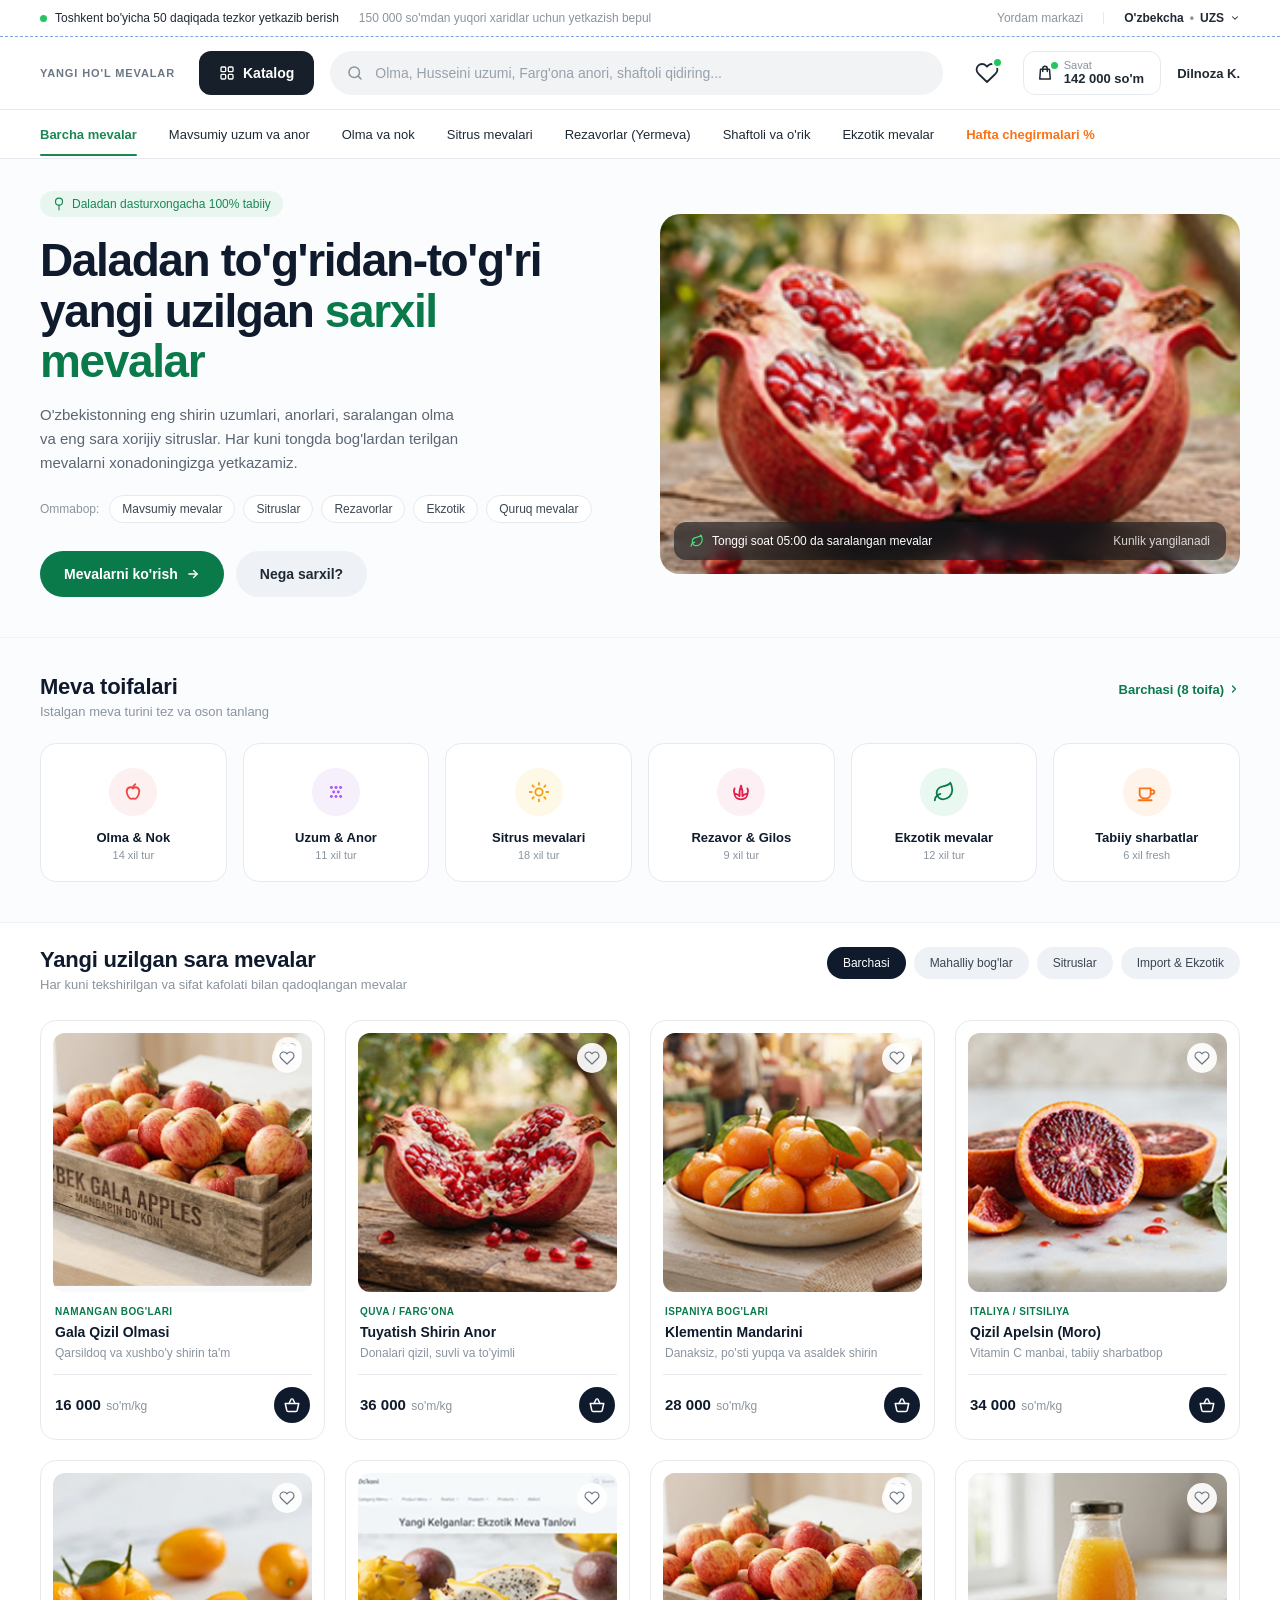
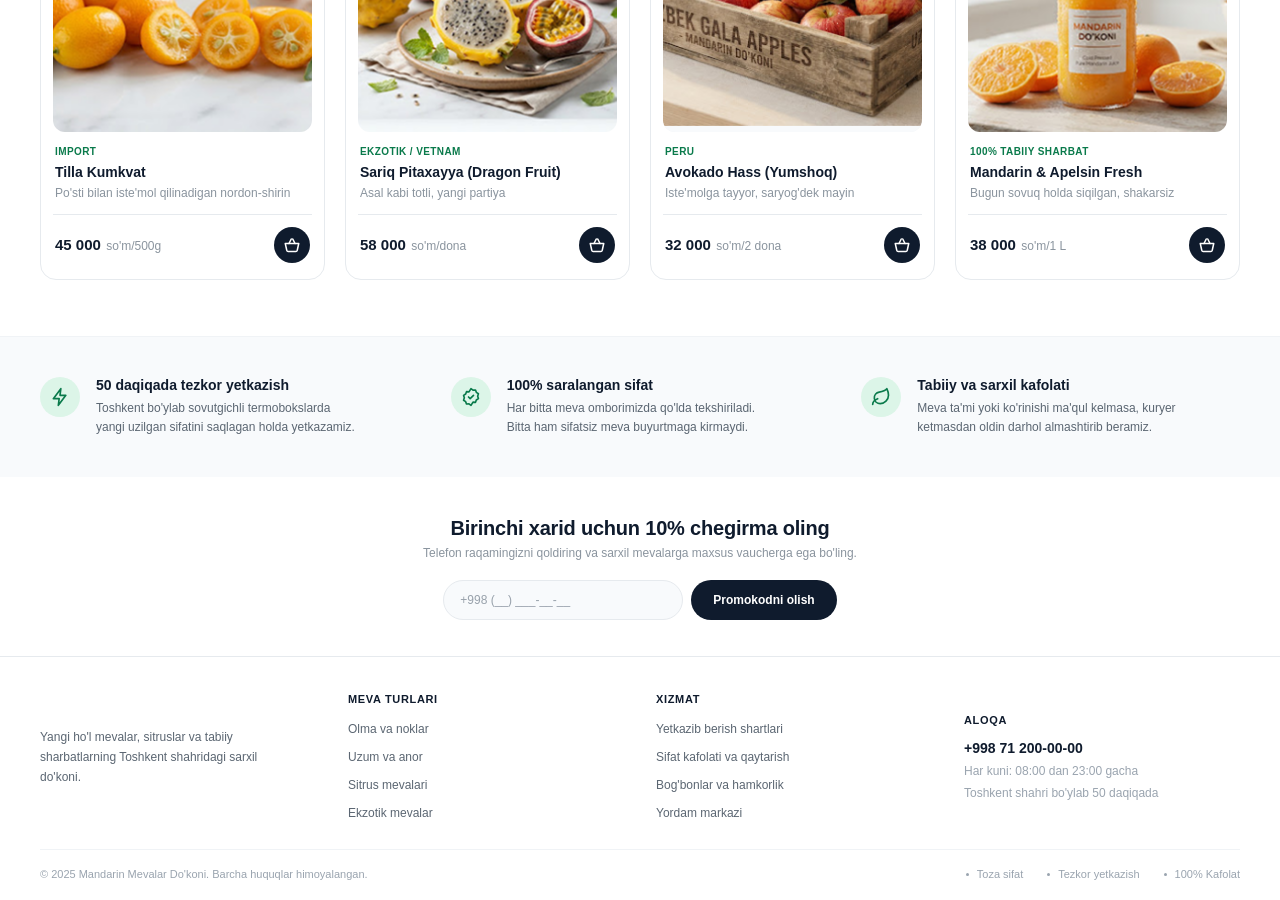
<file: projekt/label.html>
<!DOCTYPE html>
<html lang="uz">

<head>
    <meta charset="UTF-8">
    <meta name="viewport" content="width=device-width, initial-scale=1.0">
    <title>projekt</title>
    <link rel="stylesheet" href="./label.css">
</head>

<body>

    <header class="header">

        <!-- 1. TOP BAR -->
        <div class="topbar">
            <div class="container topbar__inner">
                <div class="topbar__left">
                    <span class="topbar__item">
                        <span class="dot dot--green"></span>
                        Toshkent bo'yicha 50 daqiqada tezkor yetkazib berish
                    </span>
                    <span class="topbar__item topbar__item--muted">150 000 so'mdan yuqori xaridlar uchun yetkazish
                        bepul</span>
                </div>
                <div class="topbar__right">
                    <a href="#" class="topbar__link">Yordam markazi</a>
                    <span class="topbar__divider"></span>
                    <button class="topbar__lang" type="button">
                        O'zbekcha <span class="bullet">•</span> UZS
                        <svg width="10" height="10" viewBox="0 0 24 24" fill="none" stroke="currentColor"
                            stroke-width="2.5" stroke-linecap="round" stroke-linejoin="round">
                            <path d="M6 9l6 6 6-6" />
                        </svg>
                    </button>
                </div>
            </div>
        </div>

        <!-- 2. MAIN BAR -->
        <div class="mainbar">
            <div class="container mainbar__inner">

                <a href="./projekt/index.html" class="brand">Yangi ho'l mevalar</a>

                <button class="btn-catalog" type="button">
                    <svg width="16" height="16" viewBox="0 0 24 24" fill="none" stroke="currentColor" stroke-width="2"
                        stroke-linecap="round" stroke-linejoin="round">
                        <rect x="3" y="3" width="7" height="7" rx="1.5" />
                        <rect x="14" y="3" width="7" height="7" rx="1.5" />
                        <rect x="3" y="14" width="7" height="7" rx="1.5" />
                        <rect x="14" y="14" width="7" height="7" rx="1.5" />
                    </svg>
                    Katalog
                </button>

                <form class="search" role="search">
                    <svg class="search__icon" width="18" height="18" viewBox="0 0 24 24" fill="none"
                        stroke="currentColor" stroke-width="2" stroke-linecap="round" stroke-linejoin="round">
                        <circle cx="11" cy="11" r="7" />
                        <path d="M20 20l-3.5-3.5" />
                    </svg>
                    <input type="text" placeholder="Olma, Husseini uzumi, Farg'ona anori, shaftoli qidiring...">
                </form>

                <div class="actions">
                    <button class="icon-btn" type="button" aria-label="Sevimlilar">
                        <svg width="24" height="24" viewBox="0 0 24 24" fill="none" stroke="currentColor"
                            stroke-width="1.8" stroke-linecap="round" stroke-linejoin="round">
                            <path
                                d="M20.8 4.6a5.5 5.5 0 0 0-7.8 0L12 5.7l-1-1.1a5.5 5.5 0 0 0-7.8 7.8l1 1.1L12 21l7.8-7.5 1-1.1a5.5 5.5 0 0 0 0-7.8z" />
                        </svg>
                        <span class="dot dot--green dot--badge"></span>
                    </button>

                    <button class="cart" type="button">
                        <span class="cart__icon">
                            <svg width="18" height="18" viewBox="0 0 24 24" fill="none" stroke="currentColor"
                                stroke-width="2" stroke-linecap="round" stroke-linejoin="round">
                                <path d="M6 7h12l1 13H5L6 7z" />
                                <path d="M9 10V6a3 3 0 0 1 6 0v4" />
                            </svg>
                            <span class="dot dot--green dot--badge"></span>
                        </span>
                        <span class="cart__text">
                            <small>Savat</small>
                            <strong>142 000 so'm</strong>
                        </span>
                    </button>

                    <a href="#" class="user">Dilnoza K.</a>
                </div>

            </div>
        </div>

        <!-- 3. NAV -->
        <nav class="nav">
            <div class="container">
                <ul class="nav__list">
                    <li><a href="#" class="nav__link is-active">Barcha mevalar</a></li>
                    <li><a href="#" class="nav__link">Mavsumiy uzum va anor</a></li>
                    <li><a href="#" class="nav__link">Olma va nok</a></li>
                    <li><a href="#" class="nav__link">Sitrus mevalari</a></li>
                    <li><a href="#" class="nav__link">Rezavorlar (Yermeva)</a></li>
                    <li><a href="#" class="nav__link">Shaftoli va o'rik</a></li>
                    <li><a href="#" class="nav__link">Ekzotik mevalar</a></li>
                    <li><a href="#" class="nav__link nav__link--sale">Hafta chegirmalari %</a></li>
                </ul>
            </div>
        </nav>

    </header>


    <section class="hero">
        <div class="container hero__inner">

            <!-- Chap tomon -->
            <div class="hero__content">
                <span class="hero__badge">
                    <svg width="14" height="14" viewBox="0 0 24 24" fill="none" stroke="currentColor" stroke-width="2"
                        stroke-linecap="round" stroke-linejoin="round">
                        <path d="M12 22v-8" />
                        <path d="M12 14c-3.5 0-6-2.5-6-6a6 6 0 0 1 12 0c0 3.5-2.5 6-6 6z" />
                    </svg>
                    Daladan dasturxongacha 100% tabiiy
                </span>

                <h1 class="hero__title">
                    Daladan to'g'ridan-to'g'ri yangi uzilgan <span>sarxil mevalar</span>
                </h1>

                <p class="hero__text">
                    O'zbekistonning eng shirin uzumlari, anorlari, saralangan olma va eng sara xorijiy sitruslar. Har
                    kuni tongda
                    bog'lardan terilgan mevalarni xonadoningizga yetkazamiz.
                </p>

                <div class="hero__tags">
                    <span class="hero__tags-label">Ommabop:</span>
                    <a href="#" class="chip">Mavsumiy mevalar</a>
                    <a href="#" class="chip">Sitruslar</a>
                    <a href="#" class="chip">Rezavorlar</a>
                    <a href="#" class="chip">Ekzotik</a>
                    <a href="#" class="chip">Quruq mevalar</a>
                </div>

                <div class="hero__actions">
                    <a href="#" class="btn btn--primary">
                        Mevalarni ko'rish
                        <svg width="14" height="14" viewBox="0 0 24 24" fill="none" stroke="currentColor"
                            stroke-width="2.5" stroke-linecap="round" stroke-linejoin="round">
                            <path d="M5 12h14" />
                            <path d="M13 6l6 6-6 6" />
                        </svg>
                    </a>
                    <a href="#" class="btn btn--light">Nega sarxil?</a>
                </div>
            </div>

            <!-- O'ng tomon -->
            <div class="hero__media">
                <img src="./imges/Farg'ona shirin anori (1).png" alt="Yangi uzilgan sarxil anor">

                <div class="hero__note">
                    <span class="hero__note-left">
                        <svg width="14" height="14" viewBox="0 0 24 24" fill="none" stroke="currentColor"
                            stroke-width="2" stroke-linecap="round" stroke-linejoin="round">
                            <path d="M11 20A7 7 0 0 1 9.8 6.1C15.5 5 17 4.5 19 2c1 2 2 4.2 2 8 0 5.5-4.8 10-10 10z" />
                            <path d="M2 21c0-3 1.9-5.5 6-7" />
                        </svg>
                        Tonggi soat 05:00 da saralangan mevalar
                    </span>
                    <span class="hero__note-right">Kunlik yangilanadi</span>
                </div>
            </div>

        </div>
    </section>
    <section class="cats">
        <div class="container">

            <div class="cats__head">
                <div>
                    <h2 class="cats__title">Meva toifalari</h2>
                    <p class="cats__subtitle">Istalgan meva turini tez va oson tanlang</p>
                </div>
                <a href="#" class="cats__all">
                    Barchasi (8 toifa)
                    <svg width="12" height="12" viewBox="0 0 24 24" fill="none" stroke="currentColor" stroke-width="2.5"
                        stroke-linecap="round" stroke-linejoin="round">
                        <path d="M9 6l6 6-6 6" />
                    </svg>
                </a>
            </div>

            <div class="cats__grid">

                <a href="#" class="cat cat--red">
                    <span class="cat__icon">
                        <svg width="22" height="22" viewBox="0 0 24 24" fill="none" stroke="currentColor"
                            stroke-width="2" stroke-linecap="round" stroke-linejoin="round">
                            <path
                                d="M12 8c-1.5-1.2-3.5-1.5-5-.5-2 1.4-2.2 4.6-1 7.5 1 2.5 3 4.5 4.5 4.5.9 0 1.1-.5 1.5-.5s.6.5 1.5.5c1.5 0 3.5-2 4.5-4.5 1.2-2.9 1-6.100-1-7.5-1.500-1-3.500-.7-5 .5z" />
                            <path d="M12 8c0-2 .8-3.500 2.500-4.500" />
                        </svg>
                    </span>
                    <h3 class="cat__name">Olma &amp; Nok</h3>
                    <span class="cat__count">14 xil tur</span>
                </a>

                <a href="#" class="cat cat--purple">
                    <span class="cat__icon">
                        <svg width="22" height="22" viewBox="0 0 24 24" fill="currentColor" stroke="none">
                            <circle cx="7" cy="7" r="1.600" />
                            <circle cx="12" cy="7" r="1.600" />
                            <circle cx="17" cy="7" r="1.600" />
                            <circle cx="9.500" cy="12" r="1.600" />
                            <circle cx="14.500" cy="12" r="1.600" />
                            <circle cx="7" cy="17" r="1.600" />
                            <circle cx="12" cy="17" r="1.600" />
                            <circle cx="17" cy="17" r="1.600" />
                        </svg>
                    </span>
                    <h3 class="cat__name">Uzum &amp; Anor</h3>
                    <span class="cat__count">11 xil tur</span>
                </a>

                <a href="#" class="cat cat--yellow">
                    <span class="cat__icon">
                        <svg width="22" height="22" viewBox="0 0 24 24" fill="none" stroke="currentColor"
                            stroke-width="2" stroke-linecap="round" stroke-linejoin="round">
                            <circle cx="12" cy="12" r="4" />
                            <path
                                d="M12 2v2M12 20v2M4.900 4.900l1.400 1.400M17.700 17.700l1.400 1.400M2 12h2M20 12h2M4.900 19.100l1.400-1.400M17.700 6.300l1.400-1.400" />
                        </svg>
                    </span>
                    <h3 class="cat__name">Sitrus mevalari</h3>
                    <span class="cat__count">18 xil tur</span>
                </a>

                <a href="#" class="cat cat--pink">
                    <span class="cat__icon">
                        <svg width="22" height="22" viewBox="0 0 24 24" fill="none" stroke="currentColor"
                            stroke-width="2" stroke-linecap="round" stroke-linejoin="round">
                            <path
                                d="M12 20c-4 0-7-2.500-7-6 2.500 0 4.500 1 5.500 2.500C10 13 10.500 9 12 5c1.500 4 2 8 1.500 11.500C14.500 15 16.500 14 19 14c0 3.500-3 6-7 6z" />
                            <path d="M5 14c-1-2-1-4 0-6" />
                            <path d="M19 14c1-2 1-4 0-6" />
                        </svg>
                    </span>
                    <h3 class="cat__name">Rezavor &amp; Gilos</h3>
                    <span class="cat__count">9 xil tur</span>
                </a>

                <a href="#" class="cat cat--green">
                    <span class="cat__icon">
                        <svg width="22" height="22" viewBox="0 0 24 24" fill="none" stroke="currentColor"
                            stroke-width="2" stroke-linecap="round" stroke-linejoin="round">
                            <path
                                d="M11 20A7 7 0 0 1 9.800 6.100C15.500 5 17 4.500 19 2c1 2 2 4.200 2 8 0 5.500-4.800 10-10 10z" />
                            <path d="M2 21c0-3 1.900-5.500 6-7" />
                        </svg>
                    </span>
                    <h3 class="cat__name">Ekzotik mevalar</h3>
                    <span class="cat__count">12 xil tur</span>
                </a>

                <a href="#" class="cat cat--orange">
                    <span class="cat__icon">
                        <svg width="22" height="22" viewBox="0 0 24 24" fill="none" stroke="currentColor"
                            stroke-width="2" stroke-linecap="round" stroke-linejoin="round">
                            <path d="M4 8h12v6a5 5 0 0 1-5 5H9a5 5 0 0 1-5-5V8z" />
                            <path d="M16 10h2a2 2 0 0 1 0 4h-2" />
                            <path d="M3 21h14" />
                        </svg>
                    </span>
                    <h3 class="cat__name">Tabiiy sharbatlar</h3>
                    <span class="cat__count">6 xil fresh</span>
                </a>

            </div>
        </div>
    </section>

    <section class="products">
        <div class="container">

            <!-- Sarlavha + filtrlar -->
            <div class="products__head">
                <div>
                    <h2 class="products__title">Yangi uzilgan sara mevalar</h2>
                    <p class="products__subtitle">Har kuni tekshirilgan va sifat kafolati bilan qadoqlangan mevalar</p>
                </div>

                <div class="filters">
                    <button class="filters__btn is-active" type="button" data-filter="all">Barchasi</button>
                    <button class="filters__btn" type="button" data-filter="local">Mahalliy bog'lar</button>
                    <button class="filters__btn" type="button" data-filter="citrus">Sitruslar</button>
                    <button class="filters__btn" type="button" data-filter="import">Import &amp; Ekzotik</button>
                </div>
            </div>

            <!-- Kartalar -->
            <div class="products__grid">

                <article class="card" data-category="local">
                    <div class="card__media">
                        <img src="./imges/Background.png" alt="Gala qizil olmasi">
                        <button class="card__fav" type="button" aria-label="Sevimlilarga qo'shish">
                            <svg width="16" height="16" viewBox="0 0 24 24" fill="none" stroke="currentColor"
                                stroke-width="1.8" stroke-linecap="round" stroke-linejoin="round">
                                <path
                                    d="M20.8 4.6a5.5 5.5 0 0 0-7.8 0L12 5.7l-1-1.1a5.5 5.5 0 0 0-7.8 7.8l1 1.1L12 21l7.8-7.5 1-1.1a5.5 5.5 0 0 0 0-7.8z" />
                            </svg>
                        </button>
                    </div>
                    <div class="card__body">
                        <span class="card__tag">Namangan bog'lari</span>
                        <h3 class="card__name">Gala Qizil Olmasi</h3>
                        <p class="card__desc">Qarsildoq va xushbo'y shirin ta'm</p>
                    </div>
                    <div class="card__foot">
                        <div class="card__price"><strong>16 000</strong> so'm/kg</div>
                        <button class="card__cart" type="button" aria-label="Savatga qo'shish">
                            <svg width="18" height="18" viewBox="0 0 24 24" fill="none" stroke="currentColor"
                                stroke-width="2" stroke-linecap="round" stroke-linejoin="round">
                                <path d="M3 10h18l-2 9a2 2 0 0 1-2 1.5H7a2 2 0 0 1-2-1.5L3 10z" />
                                <path d="M8 10l3-6" />
                                <path d="M16 10l-3-6" />
                            </svg>
                        </button>
                    </div>
                </article>

                <article class="card" data-category="local">
                    <div class="card__media">
                        <img src="./imges/Farg'ona shirin anori (1).png" alt="Tuyatish shirin anor">
                        <button class="card__fav" type="button" aria-label="Sevimlilarga qo'shish">
                            <svg width="16" height="16" viewBox="0 0 24 24" fill="none" stroke="currentColor"
                                stroke-width="1.8" stroke-linecap="round" stroke-linejoin="round">
                                <path
                                    d="M20.8 4.6a5.5 5.5 0 0 0-7.8 0L12 5.7l-1-1.1a5.5 5.5 0 0 0-7.8 7.8l1 1.1L12 21l7.8-7.5 1-1.1a5.5 5.5 0 0 0 0-7.8z" />
                            </svg>
                        </button>
                    </div>
                    <div class="card__body">
                        <span class="card__tag">Quva / Farg'ona</span>
                        <h3 class="card__name">Tuyatish Shirin Anor</h3>
                        <p class="card__desc">Donalari qizil, suvli va to'yimli</p>
                    </div>
                    <div class="card__foot">
                        <div class="card__price"><strong>36 000</strong> so'm/kg</div>
                        <button class="card__cart" type="button" aria-label="Savatga qo'shish">
                            <svg width="18" height="18" viewBox="0 0 24 24" fill="none" stroke="currentColor"
                                stroke-width="2" stroke-linecap="round" stroke-linejoin="round">
                                <path d="M3 10h18l-2 9a2 2 0 0 1-2 1.5H7a2 2 0 0 1-2-1.5L3 10z" />
                                <path d="M8 10l3-6" />
                                <path d="M16 10l-3-6" />
                            </svg>
                        </button>
                    </div>
                </article>

                <article class="card" data-category="citrus">
                    <div class="card__media">
                        <img src="./imges/Sara Ispaniya Mandarini (1).png" alt="Klementin mandarini">
                        <button class="card__fav" type="button" aria-label="Sevimlilarga qo'shish">
                            <svg width="16" height="16" viewBox="0 0 24 24" fill="none" stroke="currentColor"
                                stroke-width="1.8" stroke-linecap="round" stroke-linejoin="round">
                                <path
                                    d="M20.8 4.6a5.5 5.5 0 0 0-7.8 0L12 5.7l-1-1.1a5.5 5.5 0 0 0-7.8 7.8l1 1.1L12 21l7.8-7.5 1-1.1a5.5 5.5 0 0 0 0-7.8z" />
                            </svg>
                        </button>
                    </div>
                    <div class="card__body">
                        <span class="card__tag">Ispaniya bog'lari</span>
                        <h3 class="card__name">Klementin Mandarini</h3>
                        <p class="card__desc">Danaksiz, po'sti yupqa va asaldek shirin</p>
                    </div>
                    <div class="card__foot">
                        <div class="card__price"><strong>28 000</strong> so'm/kg</div>
                        <button class="card__cart" type="button" aria-label="Savatga qo'shish">
                            <svg width="18" height="18" viewBox="0 0 24 24" fill="none" stroke="currentColor"
                                stroke-width="2" stroke-linecap="round" stroke-linejoin="round">
                                <path d="M3 10h18l-2 9a2 2 0 0 1-2 1.5H7a2 2 0 0 1-2-1.5L3 10z" />
                                <path d="M8 10l3-6" />
                                <path d="M16 10l-3-6" />
                            </svg>
                        </button>
                    </div>
                </article>

                <article class="card" data-category="citrus">
                    <div class="card__media">
                        <img src="./imges/Sitsiliya qizil apelsini (1).png" alt="Qizil apelsin Moro">
                        <button class="card__fav" type="button" aria-label="Sevimlilarga qo'shish">
                            <svg width="16" height="16" viewBox="0 0 24 24" fill="none" stroke="currentColor"
                                stroke-width="1.8" stroke-linecap="round" stroke-linejoin="round">
                                <path
                                    d="M20.8 4.6a5.5 5.5 0 0 0-7.8 0L12 5.7l-1-1.1a5.5 5.5 0 0 0-7.8 7.8l1 1.1L12 21l7.8-7.5 1-1.1a5.5 5.5 0 0 0 0-7.8z" />
                            </svg>
                        </button>
                    </div>
                    <div class="card__body">
                        <span class="card__tag">Italiya / Sitsiliya</span>
                        <h3 class="card__name">Qizil Apelsin (Moro)</h3>
                        <p class="card__desc">Vitamin C manbai, tabiiy sharbatbop</p>
                    </div>
                    <div class="card__foot">
                        <div class="card__price"><strong>34 000</strong> so'm/kg</div>
                        <button class="card__cart" type="button" aria-label="Savatga qo'shish">
                            <svg width="18" height="18" viewBox="0 0 24 24" fill="none" stroke="currentColor"
                                stroke-width="2" stroke-linecap="round" stroke-linejoin="round">
                                <path d="M3 10h18l-2 9a2 2 0 0 1-2 1.5H7a2 2 0 0 1-2-1.5L3 10z" />
                                <path d="M8 10l3-6" />
                                <path d="M16 10l-3-6" />
                            </svg>
                        </button>
                    </div>
                </article>

                <article class="card" data-category="import">
                    <div class="card__media">
                        <img src="./imges/Tilla Kumkvat sitrus meva (1).png" alt="Tilla kumkvat">
                        <button class="card__fav" type="button" aria-label="Sevimlilarga qo'shish">
                            <svg width="16" height="16" viewBox="0 0 24 24" fill="none" stroke="currentColor"
                                stroke-width="1.8" stroke-linecap="round" stroke-linejoin="round">
                                <path
                                    d="M20.8 4.6a5.5 5.5 0 0 0-7.8 0L12 5.7l-1-1.1a5.5 5.5 0 0 0-7.8 7.8l1 1.1L12 21l7.8-7.5 1-1.1a5.5 5.5 0 0 0 0-7.8z" />
                            </svg>
                        </button>
                    </div>
                    <div class="card__body">
                        <span class="card__tag">Import</span>
                        <h3 class="card__name">Tilla Kumkvat</h3>
                        <p class="card__desc">Po'sti bilan iste'mol qilinadigan nordon-shirin</p>
                    </div>
                    <div class="card__foot">
                        <div class="card__price"><strong>45 000</strong> so'm/500g</div>
                        <button class="card__cart" type="button" aria-label="Savatga qo'shish">
                            <svg width="18" height="18" viewBox="0 0 24 24" fill="none" stroke="currentColor"
                                stroke-width="2" stroke-linecap="round" stroke-linejoin="round">
                                <path d="M3 10h18l-2 9a2 2 0 0 1-2 1.5H7a2 2 0 0 1-2-1.5L3 10z" />
                                <path d="M8 10l3-6" />
                                <path d="M16 10l-3-6" />
                            </svg>
                        </button>
                    </div>
                </article>

                <article class="card" data-category="import">
                    <div class="card__media">
                        <img src="./imges/Sariq Pitaxayya ekzotik meva (1).png" alt="Sariq pitaxayya">
                        <button class="card__fav" type="button" aria-label="Sevimlilarga qo'shish">
                            <svg width="16" height="16" viewBox="0 0 24 24" fill="none" stroke="currentColor"
                                stroke-width="1.8" stroke-linecap="round" stroke-linejoin="round">
                                <path
                                    d="M20.8 4.6a5.5 5.5 0 0 0-7.8 0L12 5.7l-1-1.1a5.5 5.5 0 0 0-7.8 7.8l1 1.1L12 21l7.8-7.5 1-1.1a5.5 5.5 0 0 0 0-7.8z" />
                            </svg>
                        </button>
                    </div>
                    <div class="card__body">
                        <span class="card__tag">Ekzotik / Vetnam</span>
                        <h3 class="card__name">Sariq Pitaxayya (Dragon Fruit)</h3>
                        <p class="card__desc">Asal kabi totli, yangi partiya</p>
                    </div>
                    <div class="card__foot">
                        <div class="card__price"><strong>58 000</strong> so'm/dona</div>
                        <button class="card__cart" type="button" aria-label="Savatga qo'shish">
                            <svg width="18" height="18" viewBox="0 0 24 24" fill="none" stroke="currentColor"
                                stroke-width="2" stroke-linecap="round" stroke-linejoin="round">
                                <path d="M3 10h18l-2 9a2 2 0 0 1-2 1.5H7a2 2 0 0 1-2-1.5L3 10z" />
                                <path d="M8 10l3-6" />
                                <path d="M16 10l-3-6" />
                            </svg>
                        </button>
                    </div>
                </article>

                <article class="card" data-category="import">
                    <div class="card__media">
                        <img src="./imges/Background.png" alt="Avokado Hass">
                        <button class="card__fav" type="button" aria-label="Sevimlilarga qo'shish">
                            <svg width="16" height="16" viewBox="0 0 24 24" fill="none" stroke="currentColor"
                                stroke-width="1.8" stroke-linecap="round" stroke-linejoin="round">
                                <path
                                    d="M20.8 4.6a5.5 5.5 0 0 0-7.8 0L12 5.7l-1-1.1a5.5 5.5 0 0 0-7.8 7.8l1 1.1L12 21l7.8-7.5 1-1.1a5.5 5.5 0 0 0 0-7.8z" />
                            </svg>
                        </button>
                    </div>
                    <div class="card__body">
                        <span class="card__tag">Peru</span>
                        <h3 class="card__name">Avokado Hass (Yumshoq)</h3>
                        <p class="card__desc">Iste'molga tayyor, saryog'dek mayin</p>
                    </div>
                    <div class="card__foot">
                        <div class="card__price"><strong>32 000</strong> so'm/2 dona</div>
                        <button class="card__cart" type="button" aria-label="Savatga qo'shish">
                            <svg width="18" height="18" viewBox="0 0 24 24" fill="none" stroke="currentColor"
                                stroke-width="2" stroke-linecap="round" stroke-linejoin="round">
                                <path d="M3 10h18l-2 9a2 2 0 0 1-2 1.5H7a2 2 0 0 1-2-1.5L3 10z" />
                                <path d="M8 10l3-6" />
                                <path d="M16 10l-3-6" />
                            </svg>
                        </button>
                    </div>
                </article>

                <article class="card" data-category="citrus">
                    <div class="card__media">
                        <img src="./imges/Yangi siqilgan mandarin sharbati (1).png" alt="Mandarin va apelsin sharbati">
                        <button class="card__fav" type="button" aria-label="Sevimlilarga qo'shish">
                            <svg width="16" height="16" viewBox="0 0 24 24" fill="none" stroke="currentColor"
                                stroke-width="1.8" stroke-linecap="round" stroke-linejoin="round">
                                <path
                                    d="M20.8 4.6a5.5 5.5 0 0 0-7.8 0L12 5.7l-1-1.1a5.5 5.5 0 0 0-7.8 7.8l1 1.1L12 21l7.8-7.5 1-1.1a5.5 5.5 0 0 0 0-7.8z" />
                            </svg>
                        </button>
                    </div>
                    <div class="card__body">
                        <span class="card__tag">100% tabiiy sharbat</span>
                        <h3 class="card__name">Mandarin &amp; Apelsin Fresh</h3>
                        <p class="card__desc">Bugun sovuq holda siqilgan, shakarsiz</p>
                    </div>
                    <div class="card__foot">
                        <div class="card__price"><strong>38 000</strong> so'm/1 L</div>
                        <button class="card__cart" type="button" aria-label="Savatga qo'shish">
                            <svg width="18" height="18" viewBox="0 0 24 24" fill="none" stroke="currentColor"
                                stroke-width="2" stroke-linecap="round" stroke-linejoin="round">
                                <path d="M3 10h18l-2 9a2 2 0 0 1-2 1.5H7a2 2 0 0 1-2-1.5L3 10z" />
                                <path d="M8 10l3-6" />
                                <path d="M16 10l-3-6" />
                            </svg>
                        </button>
                    </div>
                </article>

            </div>
        </div>
    </section>
    <!-- ===== 1. Afzalliklar ===== -->
    <section class="features">
        <div class="container features__grid">

            <div class="feature">
                <span class="feature__icon">
                    <svg width="20" height="20" viewBox="0 0 24 24" fill="none" stroke="currentColor" stroke-width="2"
                        stroke-linecap="round" stroke-linejoin="round">
                        <path d="M13 2L4 14h7l-1 8 9-12h-7l1-8z" />
                    </svg>
                </span>
                <div>
                    <h3 class="feature__title">50 daqiqada tezkor yetkazish</h3>
                    <p class="feature__text">Toshkent bo'ylab sovutgichli termobokslarda yangi uzilgan sifatini saqlagan
                        holda
                        yetkazamiz.</p>
                </div>
            </div>

            <div class="feature">
                <span class="feature__icon">
                    <svg width="20" height="20" viewBox="0 0 24 24" fill="none" stroke="currentColor" stroke-width="2"
                        stroke-linecap="round" stroke-linejoin="round">
                        <path
                            d="M12 2l2.4 1.8 3-.2 1 2.8 2.5 1.7-.9 2.9.9 2.9-2.5 1.7-1 2.8-3-.2L12 22l-2.4-1.8-3 .2-1-2.8-2.5-1.7.9-2.9-.9-2.9 2.5-1.7 1-2.8 3 .2L12 2z" />
                        <path d="M9 12l2 2 4-4" />
                    </svg>
                </span>
                <div>
                    <h3 class="feature__title">100% saralangan sifat</h3>
                    <p class="feature__text">Har bitta meva omborimizda qo'lda tekshiriladi. Bitta ham sifatsiz meva
                        buyurtmaga
                        kirmaydi.</p>
                </div>
            </div>

            <div class="feature">
                <span class="feature__icon">
                    <svg width="20" height="20" viewBox="0 0 24 24" fill="none" stroke="currentColor" stroke-width="2"
                        stroke-linecap="round" stroke-linejoin="round">
                        <path d="M11 20A7 7 0 0 1 9.8 6.1C15.5 5 17 4.5 19 2c1 2 2 4.2 2 8 0 5.5-4.8 10-10 10z" />
                        <path d="M2 21c0-3 1.9-5.5 6-7" />
                    </svg>
                </span>
                <div>
                    <h3 class="feature__title">Tabiiy va sarxil kafolati</h3>
                    <p class="feature__text">Meva ta'mi yoki ko'rinishi ma'qul kelmasa, kuryer ketmasdan oldin darhol
                        almashtirib
                        beramiz.</p>
                </div>
            </div>

        </div>
    </section>

    <!-- ===== 2. Promokod ===== -->
    <section class="promo">
        <div class="container">
            <h2 class="promo__title">Birinchi xarid uchun 10% chegirma oling</h2>
            <p class="promo__text">Telefon raqamingizni qoldiring va sarxil mevalarga maxsus vaucherga ega bo'ling.</p>

            <form class="promo__form">
                <input type="tel" class="promo__input" placeholder="+998 (__) ___-__-__" aria-label="Telefon raqami">
                <button type="submit" class="promo__btn">Promokodni olish</button>
            </form>
        </div>
    </section>

    <!-- ===== 3. Footer ===== -->
    <footer class="footer">
        <div class="container">

            <div class="footer__grid">
                <div class="footer__about">
                    <p>Yangi ho'l mevalar, sitruslar va tabiiy sharbatlarning Toshkent shahridagi sarxil do'koni.</p>
                </div>

                <div class="footer__col">
                    <h4 class="footer__title">Meva turlari</h4>
                    <ul>
                        <li><a href="#">Olma va noklar</a></li>
                        <li><a href="#">Uzum va anor</a></li>
                        <li><a href="#">Sitrus mevalari</a></li>
                        <li><a href="#">Ekzotik mevalar</a></li>
                    </ul>
                </div>

                <div class="footer__col">
                    <h4 class="footer__title">Xizmat</h4>
                    <ul>
                        <li><a href="#">Yetkazib berish shartlari</a></li>
                        <li><a href="#">Sifat kafolati va qaytarish</a></li>
                        <li><a href="#">Bog'bonlar va hamkorlik</a></li>
                        <li><a href="#">Yordam markazi</a></li>
                    </ul>
                </div>

                <div class="footer__col">
                    <h4 class="footer__title">Aloqa</h4>
                    <a href="tel:+998712000000" class="footer__phone">+998 71 200-00-00</a>
                    <p class="footer__muted">Har kuni: 08:00 dan 23:00 gacha</p>
                    <p class="footer__muted">Toshkent shahri bo'ylab 50 daqiqada</p>
                </div>
            </div>

            <div class="footer__bottom">
                <p>© 2025 Mandarin Mevalar Do'koni. Barcha huquqlar himoyalangan.</p>
                <ul class="footer__badges">
                    <li>Toza sifat</li>
                    <li>Tezkor yetkazish</li>
                    <li>100% Kafolat</li>
                </ul>
            </div>

        </div>
    </footer>

</body>

</html>
</file>
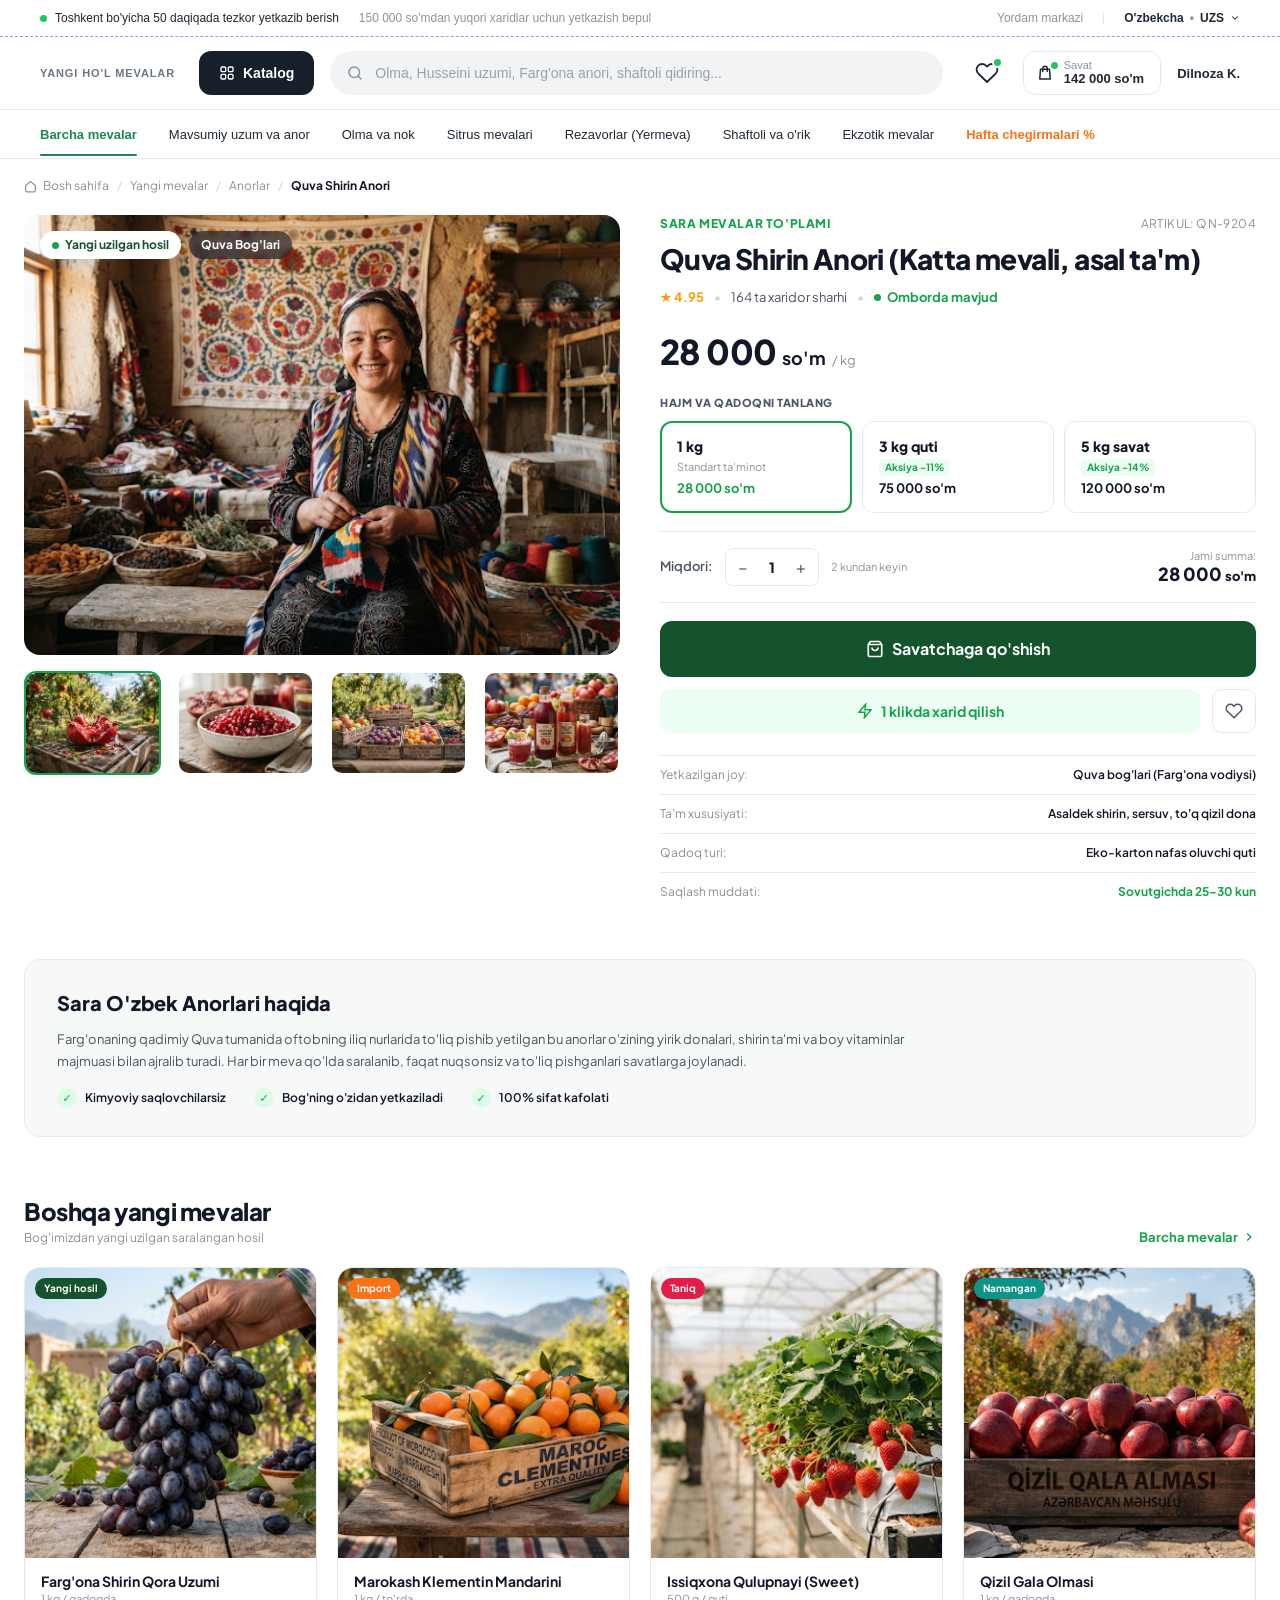
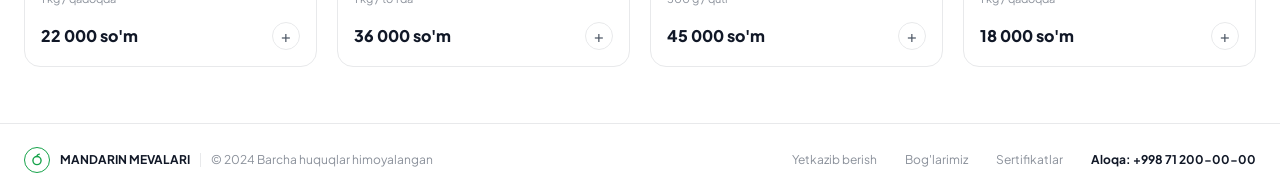
<file: projekt/projekt/product.html>
<!DOCTYPE html>
<html lang="uz">

<head>
  <meta charset="UTF-8">
  <meta name="viewport" content="width=device-width, initial-scale=1.0">
  <title>Quva Shirin Anori — Mandarin</title>
  <link rel="preconnect" href="https://fonts.googleapis.com">
  <link rel="preconnect" href="https://fonts.gstatic.com" crossorigin>
  <link href="https://fonts.googleapis.com/css2?family=Plus+Jakarta+Sans:wght@400;500;600;700;800&display=swap"
    rel="stylesheet">
  <link rel="stylesheet" href="product.css">
  <link rel="stylesheet" href="header.css">
</head>

<body>

  <!-- ===== HEADER (umumiy) ===== -->
  <div class="sitehdr">
    <header class="h-header">

      <!-- 1. TOP BAR -->
      <div class="h-topbar">
        <div class="h-container h-topbar__inner">
          <div class="h-topbar__left">
            <span class="h-topbar__item">
              <span class="h-dot h-dot--green"></span>
              Toshkent bo'yicha 50 daqiqada tezkor yetkazib berish
            </span>
            <span class="h-topbar__item h-topbar__item--muted">150 000 so'mdan yuqori xaridlar uchun yetkazish
              bepul</span>
          </div>
          <div class="h-topbar__right">
            <a href="#" class="h-topbar__link">Yordam markazi</a>
            <span class="h-topbar__divider"></span>
            <button class="h-topbar__lang" type="button">
              O'zbekcha <span class="h-bullet">•</span> UZS
              <svg width="10" height="10" viewBox="0 0 24 24" fill="none" stroke="currentColor" stroke-width="2.5"
                stroke-linecap="round" stroke-linejoin="round">
                <path d="M6 9l6 6 6-6" />
              </svg>
            </button>
          </div>
        </div>
      </div>

      <!-- 2. MAIN BAR -->
      <div class="h-mainbar">
        <div class="h-container h-mainbar__inner">

          <a href="" class="h-brand">Yangi ho'l mevalar</a>

          <button class="h-btn-catalog" type="button">
            <svg width="16" height="16" viewBox="0 0 24 24" fill="none" stroke="currentColor" stroke-width="2"
              stroke-linecap="round" stroke-linejoin="round">
              <rect x="3" y="3" width="7" height="7" rx="1.5" />
              <rect x="14" y="3" width="7" height="7" rx="1.5" />
              <rect x="3" y="14" width="7" height="7" rx="1.5" />
              <rect x="14" y="14" width="7" height="7" rx="1.5" />
            </svg>
            Katalog
          </button>

          <form class="h-search" role="search">
            <svg class="h-search__icon" width="18" height="18" viewBox="0 0 24 24" fill="none" stroke="currentColor"
              stroke-width="2" stroke-linecap="round" stroke-linejoin="round">
              <circle cx="11" cy="11" r="7" />
              <path d="M20 20l-3.5-3.5" />
            </svg>
            <input type="text" placeholder="Olma, Husseini uzumi, Farg'ona anori, shaftoli qidiring...">
          </form>

          <div class="h-actions">
            <button class="h-icon-btn" type="button" aria-label="Sevimlilar">
              <svg width="24" height="24" viewBox="0 0 24 24" fill="none" stroke="currentColor" stroke-width="1.8"
                stroke-linecap="round" stroke-linejoin="round">
                <path
                  d="M20.8 4.6a5.5 5.5 0 0 0-7.8 0L12 5.7l-1-1.1a5.5 5.5 0 0 0-7.8 7.8l1 1.1L12 21l7.8-7.5 1-1.1a5.5 5.5 0 0 0 0-7.8z" />
              </svg>
              <span class="h-dot h-dot--green h-dot--badge"></span>
            </button>

            <button class="h-cart" type="button">
              <span class="h-cart__icon">
                <svg width="18" height="18" viewBox="0 0 24 24" fill="none" stroke="currentColor" stroke-width="2"
                  stroke-linecap="round" stroke-linejoin="round">
                  <path d="M6 7h12l1 13H5L6 7z" />
                  <path d="M9 10V6a3 3 0 0 1 6 0v4" />
                </svg>
                <span class="h-dot h-dot--green h-dot--badge"></span>
              </span>
              <span class="h-cart__text">
                <small>Savat</small>
                <strong>142 000 so'm</strong>
              </span>
            </button>

            <a href="#" class="h-user">Dilnoza K.</a>
          </div>

        </div>
      </div>

      <!-- 3. NAV -->
      <nav class="h-nav">
        <div class="h-container">
          <ul class="h-nav__list">
            <li><a href="#" class="h-nav__link h-is-active">Barcha mevalar</a></li>
            <li><a href="#" class="h-nav__link">Mavsumiy uzum va anor</a></li>
            <li><a href="#" class="h-nav__link">Olma va nok</a></li>
            <li><a href="#" class="h-nav__link">Sitrus mevalari</a></li>
            <li><a href="#" class="h-nav__link">Rezavorlar (Yermeva)</a></li>
            <li><a href="#" class="h-nav__link">Shaftoli va o'rik</a></li>
            <li><a href="#" class="h-nav__link">Ekzotik mevalar</a></li>
            <li><a href="#" class="h-nav__link h-nav__link--sale">Hafta chegirmalari %</a></li>
          </ul>
        </div>
      </nav>

    </header>
  </div>

  <main>
    <!-- ===== BREADCRUMB ===== -->
    <div class="container">
      <ul class="breadcrumb">
        <li>
          <a href="index.html">
            <svg width="13" height="13" viewBox="0 0 24 24" fill="none" stroke="currentColor" stroke-width="2.2">
              <path d="m3 10 9-7 9 7v10a2 2 0 0 1-2 2H5a2 2 0 0 1-2-2z" />
            </svg>
            Bosh sahifa
          </a>
        </li>
        <li><a href="index.html">Yangi mevalar</a></li>
        <li><a href="index.html">Anorlar</a></li>
        <li>Quva Shirin Anori</li>
      </ul>
    </div>

    <!-- ===== PRODUCT ===== -->
    <section class="product">
      <div class="container product__inner">

        <!-- Gallery -->
        <div class="gallery">
          <div class="gallery__main">
            <div class="gallery__tags">
              <span class="tag tag--white"><i class="dot"></i> Yangi uzilgan hosil</span>
              <span class="tag tag--dark">Quva Bog'lari</span>
            </div>
            <img src="images/anor-asosiy.jpg" alt="Quva shirin anori">
          </div>
          <div class="gallery__thumbs">
            <button class="thumb active"><img src="images/anor-thumb-1.jpg" alt=""></button>
            <button class="thumb"><img src="images/anor-thumb-2.jpg" alt=""></button>
            <button class="thumb"><img src="images/anor-thumb-3.jpg" alt=""></button>
            <button class="thumb"><img src="images/anor-thumb-4.jpg" alt=""></button>
          </div>
        </div>

        <!-- Info -->
        <div class="info">
          <div class="info__top">
            <span class="eyebrow">Sara mevalar to'plami</span>
            <span class="sku">Artikul: QN-9204</span>
          </div>

          <h1 class="info__title">Quva Shirin Anori (Katta mevali, asal ta'm)</h1>

          <div class="info__meta">
            <span class="rating"><span class="star">★</span> 4.95</span>
            <span class="bullet">•</span>
            <a href="#">164 ta xaridor sharhi</a>
            <span class="bullet">•</span>
            <span class="stock"><i class="dot"></i> Omborda mavjud</span>
          </div>

          <div class="info__price">
            <strong>28 000</strong> <span>so'm</span> <small>/ kg</small>
          </div>

          <div class="block">
            <h4 class="block__label">Hajm va qadoqni tanlang</h4>
            <div class="options">
              <label class="option">
                <input type="radio" name="pack" checked>
                <span class="option__box">
                  <b>1 kg</b>
                  <small>Standart ta'minot</small>
                  <em>28 000 so'm</em>
                </span>
              </label>
              <label class="option">
                <input type="radio" name="pack">
                <span class="option__box">
                  <b>3 kg quti</b>
                  <i class="sale">Aksiya -11%</i>
                  <em>75 000 so'm</em>
                </span>
              </label>
              <label class="option">
                <input type="radio" name="pack">
                <span class="option__box">
                  <b>5 kg savat</b>
                  <i class="sale">Aksiya -14%</i>
                  <em>120 000 so'm</em>
                </span>
              </label>
            </div>
          </div>

          <div class="qty-row">
            <span class="qty-row__label">Miqdori:</span>
            <div class="qty">
              <button aria-label="Kamaytirish">−</button>
              <span>1</span>
              <button aria-label="Ko'paytirish">+</button>
            </div>
            <span class="qty-row__hint">2 kundan keyin</span>
            <div class="qty-row__total">
              <small>Jami summa:</small>
              <strong>28 000 <span>so'm</span></strong>
            </div>
          </div>

          <button class="btn btn--primary btn--lg">
            <svg width="18" height="18" viewBox="0 0 24 24" fill="none" stroke="currentColor" stroke-width="2.2">
              <path d="M6 2 3 6v14a2 2 0 0 0 2 2h14a2 2 0 0 0 2-2V6l-3-4z" />
              <path d="M3 6h18M16 10a4 4 0 0 1-8 0" />
            </svg>
            Savatchaga qo'shish
          </button>

          <div class="info__secondary">
            <button class="btn btn--light">
              <svg width="16" height="16" viewBox="0 0 24 24" fill="none" stroke="currentColor" stroke-width="2.2">
                <path d="M13 2 3 14h9l-1 8 10-12h-9z" />
              </svg>
              1 klikda xarid qilish
            </button>
            <button class="btn btn--icon" aria-label="Sevimlilarga">
              <svg width="18" height="18" viewBox="0 0 24 24" fill="none" stroke="currentColor" stroke-width="2">
                <path
                  d="M20.8 4.6a5.5 5.5 0 0 0-7.8 0L12 5.7l-1-1.1a5.5 5.5 0 0 0-7.8 7.8l1 1L12 21l7.8-7.6 1-1a5.5 5.5 0 0 0 0-7.8z" />
              </svg>
            </button>
          </div>

          <dl class="specs">
            <div>
              <dt>Yetkazilgan joy:</dt>
              <dd>Quva bog'lari (Farg'ona vodiysi)</dd>
            </div>
            <div>
              <dt>Ta'm xususiyati:</dt>
              <dd>Asaldek shirin, sersuv, to'q qizil dona</dd>
            </div>
            <div>
              <dt>Qadoq turi:</dt>
              <dd>Eko-karton nafas oluvchi quti</dd>
            </div>
            <div>
              <dt>Saqlash muddati:</dt>
              <dd class="green">Sovutgichda 25–30 kun</dd>
            </div>
          </dl>
        </div>
      </div>
    </section>

    <!-- ===== ABOUT ===== -->
    <section class="about">
      <div class="container">
        <div class="about__box">
          <h2>Sara O'zbek Anorlari haqida</h2>
          <p>Farg'onaning qadimiy Quva tumanida oftobning iliq nurlarida to'liq pishib yetilgan bu anorlar o'zining
            yirik donalari, shirin ta'mi va boy vitaminlar majmuasi bilan ajralib turadi. Har bir meva qo'lda saralanib,
            faqat nuqsonsiz va to'liq pishganlari savatlarga joylanadi.</p>
          <ul class="about__features">
            <li><span>✓</span> Kimyoviy saqlovchilarsiz</li>
            <li><span>✓</span> Bog'ning o'zidan yetkaziladi</li>
            <li><span>✓</span> 100% sifat kafolati</li>
          </ul>
        </div>
      </div>
    </section>

    <!-- ===== RELATED ===== -->
    <section class="related">
      <div class="container">
        <div class="section-head">
          <div>
            <h2>Boshqa yangi mevalar</h2>
            <p>Bog'imizdan yangi uzilgan saralangan hosil</p>
          </div>
          <a href="index.html" class="see-all">Barcha mevalar
            <svg width="14" height="14" viewBox="0 0 24 24" fill="none" stroke="currentColor" stroke-width="2.4">
              <path d="m9 18 6-6-6-6" />
            </svg>
          </a>
        </div>

        <div class="related__grid">
          <article class="mini-card">
            <a href="#" class="mini-card__img">
              <span class="mini-tag mini-tag--green">Yangi hosil</span>
              <img src="images/uzum-qora.jpg" alt="Qora uzum">
            </a>
            <div class="mini-card__body">
              <h3>Farg'ona Shirin Qora Uzumi</h3>
              <p class="mini-card__sub">1 kg / qadoqda</p>
              <div class="mini-card__foot">
                <strong>22 000 so'm</strong>
                <button class="add" aria-label="Savatga">+</button>
              </div>
            </div>
          </article>

          <article class="mini-card">
            <a href="#" class="mini-card__img">
              <span class="mini-tag mini-tag--orange">Import</span>
              <img src="images/klementin-quti.jpg" alt="Mandarin">
            </a>
            <div class="mini-card__body">
              <h3>Marokash Klementin Mandarini</h3>
              <p class="mini-card__sub">1 kg / to'rda</p>
              <div class="mini-card__foot">
                <strong>36 000 so'm</strong>
                <button class="add" aria-label="Savatga">+</button>
              </div>
            </div>
          </article>

          <article class="mini-card">
            <a href="#" class="mini-card__img">
              <span class="mini-tag mini-tag--pink">Taniq</span>
              <img src="images/qulupnay-issiqxona.jpg" alt="Qulupnay">
            </a>
            <div class="mini-card__body">
              <h3>Issiqxona Qulupnayi (Sweet)</h3>
              <p class="mini-card__sub">500 g / quti</p>
              <div class="mini-card__foot">
                <strong>45 000 so'm</strong>
                <button class="add" aria-label="Savatga">+</button>
              </div>
            </div>
          </article>

          <article class="mini-card">
            <a href="#" class="mini-card__img">
              <span class="mini-tag mini-tag--teal">Namangan</span>
              <img src="images/olma-gala.jpg" alt="Olma">
            </a>
            <div class="mini-card__body">
              <h3>Qizil Gala Olmasi</h3>
              <p class="mini-card__sub">1 kg / qadoqda</p>
              <div class="mini-card__foot">
                <strong>18 000 so'm</strong>
                <button class="add" aria-label="Savatga">+</button>
              </div>
            </div>
          </article>
        </div>
      </div>
    </section>
  </main>

  <!-- ===== FOOTER ===== -->
  <footer class="footer">
    <div class="container footer__inner">
      <div class="footer__brand">
        <span class="logo__icon logo__icon--sm">
          <svg width="14" height="14" viewBox="0 0 24 24" fill="none" stroke="currentColor" stroke-width="2.4"
            stroke-linecap="round">
            <circle cx="12" cy="13" r="7" />
            <path d="M12 6c0-2 1.5-3.5 4-4" />
          </svg>
        </span>
        <b>MANDARIN MEVALARI</b>
        <span class="footer__sep"></span>
        <span>© 2024 Barcha huquqlar himoyalangan</span>
      </div>
      <nav class="footer__links">
        <a href="#">Yetkazib berish</a>
        <a href="#">Bog'larimiz</a>
        <a href="#">Sertifikatlar</a>
        <a href="tel:+998712000000" class="footer__phone">Aloqa: +998 71 200-00-00</a>
      </nav>
    </div>
  </footer>

</body>

</html>
</file>
<file: style.css>
/* ---------- Reset & o'zgaruvchilar ---------- */
*,
*::before,
*::after {
    box-sizing: border-box;
    margin: 0;
    padding: 0;
}

:root {
    --bg: #f5f7fe;
    --bg-tint: #eef2fc;
    --white: #fff;
    --navy: #0f1b3d;
    --text: #2a3350;
    --muted: #6b7694;
    --border: #e3e8f5;
    --accent: #b8420b;
    --accent-dark: #9a350a;
    --accent-tint: #fdeee6;
    --blue: #0b2a7a;
    --container: 1280px;
    --header-h: 68px;
}

html {
    scroll-behavior: smooth;
}

body {
    font-family: "Inter", -apple-system, "Segoe UI", Roboto, Arial, sans-serif;
    color: var(--text);
    background: var(--bg);
    padding-top: var(--header-h);
    -webkit-font-smoothing: antialiased;
}

a {
    color: inherit;
    text-decoration: none;
}

button {
    font: inherit;
    border: 0;
    cursor: pointer;
}

ul {
    list-style: none;
}

img {
    display: block;
    max-width: 100%;
}

section[id] {
    scroll-margin-top: var(--header-h);
}

/* ---------- Container: 1280px ---------- */
.container {
    width: 100%;
    max-width: var(--container);
    margin: 0 auto;
    padding: 0 24px;
}

/* ---------- Tugmalar ---------- */
.btn {
    display: inline-flex;
    align-items: center;
    justify-content: center;
    gap: 8px;
    height: 46px;
    padding: 0 26px;
    border-radius: 999px;
    font-size: 14px;
    font-weight: 600;
    transition: background 0.2s, transform 0.2s, box-shadow 0.2s;
}

.btn:active {
    transform: scale(0.97);
}

.btn--sm {
    height: 38px;
    padding: 0 20px;
    font-size: 13px;
}

.btn--block {
    width: 100%;
}

.btn--primary {
    background: var(--accent);
    color: #fff;
}

.btn--primary:hover {
    background: var(--accent-dark);
    box-shadow: 0 8px 20px rgba(184, 66, 11, 0.25);
}

.btn--light {
    background: #fff;
    color: var(--navy);
    border: 1px solid var(--border);
}

.btn--light:hover {
    border-color: var(--accent);
    color: var(--accent);
}

.btn:disabled {
    opacity: 0.7;
    cursor: default;
}

/* ---------- Header (ekran bilan birga tushadi) ---------- */
.header {
    position: fixed;
    top: 0;
    left: 0;
    right: 0;
    z-index: 100;
    height: var(--header-h);
    background: rgba(255, 255, 255, 0.9);
    backdrop-filter: blur(10px);
    -webkit-backdrop-filter: blur(10px);
    border-bottom: 1px solid var(--border);
}

.header__inner {
    height: 100%;
    display: flex;
    align-items: center;
    justify-content: space-between;
    gap: 24px;
}

.logo {
    font-size: 20px;
    font-weight: 800;
    letter-spacing: -0.02em;
    color: var(--blue);
}

.nav {
    display: flex;
    align-items: center;
    gap: 32px;
}

.nav__link {
    font-size: 13px;
    font-weight: 500;
    color: var(--muted);
    transition: color 0.2s;
}

.nav__link:hover {
    color: var(--accent);
}

/* ---------- Hero ---------- */
.hero {
    padding: 72px 0 80px;
}

.hero__inner {
    display: grid;
    grid-template-columns: 1.1fr 0.9fr;
    align-items: center;
    gap: 48px;
}

.badge {
    display: inline-flex;
    align-items: center;
    gap: 8px;
    padding: 6px 14px;
    border-radius: 999px;
    background: var(--accent-tint);
    color: var(--accent);
    font-size: 12px;
    font-weight: 600;
}

.badge__dot {
    width: 6px;
    height: 6px;
    border-radius: 50%;
    background: var(--accent);
}

.hero__title {
    margin-top: 20px;
    font-size: 56px;
    line-height: 1.08;
    font-weight: 800;
    letter-spacing: -0.03em;
    color: var(--navy);
}

.hero__title span {
    color: var(--accent);
}

.hero__text {
    margin-top: 18px;
    max-width: 480px;
    font-size: 16px;
    line-height: 1.7;
    color: var(--muted);
}

.hero__actions {
    display: flex;
    gap: 12px;
    margin-top: 28px;
}

.hero__chips {
    display: flex;
    flex-wrap: wrap;
    gap: 10px;
    margin-top: 24px;
}

.chip {
    display: inline-flex;
    align-items: center;
    gap: 6px;
    padding: 7px 14px;
    border-radius: 999px;
    background: #fff;
    border: 1px solid var(--border);
    font-size: 12px;
    color: var(--text);
}

.hero__visual {
    display: grid;
    place-items: center;
}

.hero__circle {
    width: 380px;
    height: 380px;
    border-radius: 50%;
    overflow: hidden;
    background: #fff;
    border: 8px solid #fff;
    box-shadow: 0 24px 60px rgba(15, 27, 61, 0.12);
}

.hero__circle img {
    width: 100%;
    height: 100%;
    object-fit: cover;
}

/* ---------- Umumiy blok ---------- */
.block {
    padding: 72px 0;
}

.block--tint {
    background: var(--bg-tint);
}

.block__head {
    margin-bottom: 36px;
}

.block__head--center {
    text-align: center;
}

.eyebrow {
    display: inline-block;
    margin-bottom: 8px;
    padding: 4px 12px;
    border-radius: 999px;
    background: var(--accent-tint);
    color: var(--accent);
    font-size: 11px;
    font-weight: 700;
    letter-spacing: 0.06em;
    text-transform: uppercase;
}

.block__title {
    font-size: 32px;
    font-weight: 800;
    letter-spacing: -0.02em;
    color: var(--navy);
}

.block__subtitle {
    margin-top: 8px;
    font-size: 14px;
    color: var(--muted);
}

.grid {
    display: grid;
    gap: 24px;
}

.grid--4 {
    grid-template-columns: repeat(4, 1fr);
}

.grid--3 {
    grid-template-columns: repeat(3, 1fr);
}

/* ---------- Oila ---------- */
.person {
    padding: 14px 14px 22px;
    border: 1px solid var(--border);
    border-radius: 20px;
    background: #fff;
    transition: transform 0.25s, box-shadow 0.25s;
}

.person:hover {
    transform: translateY(-4px);
    box-shadow: 0 16px 36px rgba(15, 27, 61, 0.08);
}

.person__photo {
    aspect-ratio: 1 / 1;
    border-radius: 14px;
    overflow: hidden;
    background: var(--bg-tint);
}

.person__photo img {
    width: 100%;
    height: 100%;
    object-fit: cover;
}

.person__name {
    margin-top: 16px;
    padding: 0 6px;
    font-size: 16px;
    font-weight: 700;
    color: var(--navy);
}

.person__role {
    margin-top: 2px;
    padding: 0 6px;
    font-size: 12px;
    font-weight: 600;
    color: var(--accent);
}

.person__text {
    margin-top: 8px;
    padding: 0 6px;
    font-size: 12px;
    line-height: 1.6;
    color: var(--muted);
}

/* ---------- Do'stlar ---------- */
.friend {
    display: flex;
    flex-direction: column;
    gap: 14px;
    padding: 22px;
    border: 1px solid var(--border);
    border-radius: 20px;
    background: #fff;
    transition: transform 0.25s, box-shadow 0.25s;
}

.friend:hover {
    transform: translateY(-4px);
    box-shadow: 0 16px 36px rgba(15, 27, 61, 0.08);
}

.friend__top {
    display: flex;
    align-items: center;
    gap: 12px;
}

.avatar {
    width: 48px;
    height: 48px;
    border-radius: 50%;
    object-fit: cover;
    background: var(--bg-tint);
}

.friend__name {
    font-size: 14px;
    font-weight: 700;
    color: var(--navy);
}

.friend__job {
    font-size: 12px;
    color: var(--muted);
}

.friend__text {
    flex: 1;
    font-size: 12px;
    line-height: 1.6;
    color: var(--muted);
}

.friend__meta {
    font-size: 11px;
    color: #8d97b2;
}

/* ---------- Loyihalar ---------- */
.project {
    display: flex;
    flex-direction: column;
    padding: 26px;
    border: 1px solid var(--border);
    border-radius: 20px;
    background: #fff;
    transition: transform 0.25s, box-shadow 0.25s, border-color 0.25s;
}

.project:hover {
    transform: translateY(-4px);
    border-color: #cfd8f0;
    box-shadow: 0 16px 36px rgba(15, 27, 61, 0.08);
}

.tag {
    display: inline-block;
    padding: 4px 12px;
    border-radius: 999px;
    font-size: 11px;
    font-weight: 700;
}

.tag--blue {
    background: #e8eefc;
    color: #1d4ed8;
}

.tag--orange {
    background: var(--accent-tint);
    color: var(--accent);
}

.tag--green {
    background: #e3f6ec;
    color: #0a7a4b;
}

.project__name {
    margin-top: 18px;
    font-size: 18px;
    font-weight: 700;
    color: var(--navy);
}

.project__text {
    margin-top: 8px;
    flex: 1;
    font-size: 13px;
    line-height: 1.65;
    color: var(--muted);
}

.stack {
    display: flex;
    flex-wrap: wrap;
    gap: 8px;
    margin-top: 18px;
}

.stack li {
    padding: 4px 10px;
    border-radius: 8px;
    background: var(--bg);
    font-size: 11px;
    font-weight: 600;
    color: var(--text);
}

.project__link {
    display: inline-flex;
    align-items: center;
    gap: 6px;
    margin-top: 20px;
    font-size: 13px;
    font-weight: 700;
    color: var(--accent);
}

.project__link span {
    transition: transform 0.2s;
}

.project__link:hover span {
    transform: translateX(4px);
}

/* ---------- Men haqimda ---------- */
.about {
    display: grid;
    grid-template-columns: 0.9fr 1.1fr;
    gap: 40px;
    align-items: stretch;
}

.about__photo {
    position: relative;
    min-height: 420px;
    border-radius: 24px;
    overflow: hidden;
    background: #fff;
    border: 1px solid var(--border);
    box-shadow: 0 16px 40px rgba(15, 27, 61, 0.08);
}

.about__photo img {
    position: absolute;
    inset: 0;
    width: 100%;
    height: 100%;
    object-fit: cover;
}

.about__caption {
    position: absolute;
    left: 16px;
    bottom: 16px;
    padding: 10px 16px;
    border-radius: 12px;
    background: rgba(255, 255, 255, 0.92);
    backdrop-filter: blur(6px);
    font-size: 12px;
    font-weight: 600;
    color: var(--navy);
}

.about__content {
    display: flex;
    flex-direction: column;
    gap: 22px;
    justify-content: center;
}

.about__text {
    font-size: 15px;
    line-height: 1.8;
    color: var(--text);
}

.info {
    display: grid;
    grid-template-columns: repeat(3, 1fr);
    gap: 14px;
}

.info__item {
    display: flex;
    align-items: center;
    gap: 12px;
    padding: 14px;
    border: 1px solid var(--border);
    border-radius: 14px;
    background: #fff;
}

.info__icon {
    flex: none;
    width: 36px;
    height: 36px;
    display: grid;
    place-items: center;
    border-radius: 10px;
    background: var(--bg-tint);
    font-size: 16px;
}

.info small {
    display: block;
    font-size: 11px;
    color: var(--muted);
}

.info strong {
    font-size: 13px;
    color: var(--navy);
}

.stats {
    display: grid;
    grid-template-columns: repeat(3, 1fr);
    gap: 12px;
    padding: 26px;
    border-radius: 20px;
    background: var(--blue);
    color: #fff;
}

.stat {
    text-align: center;
}

.stat strong {
    display: block;
    font-size: 32px;
    font-weight: 800;
    letter-spacing: -0.02em;
}

.stat span {
    font-size: 12px;
    opacity: 0.8;
}

/* ---------- Bog'lanish ---------- */
.contact {
    display: grid;
    grid-template-columns: 1.3fr 0.7fr;
    gap: 28px;
    max-width: 1000px;
    margin: 0 auto;
}

.form,
.contact__card {
    padding: 28px;
    border: 1px solid var(--border);
    border-radius: 20px;
    background: #fff;
}

.form {
    display: flex;
    flex-direction: column;
    gap: 18px;
}

.field {
    display: flex;
    flex-direction: column;
    gap: 8px;
}

.field span {
    font-size: 12px;
    font-weight: 600;
    color: var(--navy);
}

.field input,
.field textarea {
    width: 100%;
    padding: 12px 16px;
    border: 1px solid var(--border);
    border-radius: 12px;
    background: var(--bg);
    font: inherit;
    font-size: 13px;
    color: var(--text);
    outline: none;
    resize: vertical;
    transition: border-color 0.2s, background 0.2s;
}

.field input::placeholder,
.field textarea::placeholder {
    color: #9aa3bd;
}

.field input:focus,
.field textarea:focus {
    border-color: var(--accent);
    background: #fff;
}

.contact__title {
    font-size: 16px;
    font-weight: 700;
    color: var(--navy);
}

.contact__list {
    display: flex;
    flex-direction: column;
    gap: 16px;
    margin-top: 20px;
}

.contact__list li {
    display: flex;
    align-items: center;
    gap: 12px;
}

.contact__list small {
    display: block;
    font-size: 11px;
    color: var(--muted);
}

.contact__list strong {
    font-size: 13px;
    color: var(--navy);
}

.contact__social-title {
    margin-top: 24px;
    font-size: 12px;
    color: var(--muted);
}

.contact__social {
    display: flex;
    gap: 10px;
    margin-top: 10px;
}

.social {
    padding: 8px 16px;
    border-radius: 10px;
    background: var(--bg-tint);
    font-size: 12px;
    font-weight: 600;
    color: var(--navy);
    transition: background 0.2s, color 0.2s;
}

.social:hover {
    background: var(--accent);
    color: #fff;
}

/* ---------- Footer ---------- */
.footer {
    border-top: 1px solid var(--border);
    background: #fff;
}

.footer__inner {
    display: flex;
    align-items: center;
    justify-content: space-between;
    gap: 16px;
    height: 64px;
    font-size: 12px;
    color: var(--muted);
}

.footer__links {
    display: flex;
    gap: 20px;
}

.footer__links a:hover {
    color: var(--accent);
}

/* ---------- Responsive ---------- */
@media (max-width: 1100px) {
    .grid--4 {
        grid-template-columns: repeat(2, 1fr);
    }

    .hero__title {
        font-size: 46px;
    }

    .hero__circle {
        width: 320px;
        height: 320px;
    }
}

@media (max-width: 900px) {
    .nav {
        display: none;
    }

    .hero__inner,
    .about,
    .contact {
        grid-template-columns: 1fr;
    }

    .grid--3 {
        grid-template-columns: 1fr;
    }

    .hero__visual {
        order: -1;
    }

    .about__photo {
        min-height: 320px;
    }
}

@media (max-width: 576px) {
    .container {
        padding: 0 16px;
    }

    .hero {
        padding: 40px 0 48px;
    }

    .hero__title {
        font-size: 36px;
    }

    .hero__circle {
        width: 240px;
        height: 240px;
    }

    .block {
        padding: 48px 0;
    }

    .grid--4 {
        grid-template-columns: 1fr;
    }

    .info {
        grid-template-columns: 1fr;
    }

    .footer__inner {
        flex-direction: column;
        justify-content: center;
        height: auto;
        padding: 16px 0;
    }
}

.s {
    display: flex;
    gap: 5px;
}

.nima {
    width: 500px;
    padding: 20px;
    perspective: 1000px;
}

.cer {

    border-radius: 10px;

    transform-style: preserve-3d;

    background-size: 60px 60px;
    background-position:
        0 0,
        0 0;

    width: 100%;
    box-shadow: rgba(142, 142, 142, 0.3) 0px 30px 30px -10px;
    transition: all 0.5s ease-in-out;
    background-image: url(./images/loyiha.jpg);
    background-position: center;
    background-size: cover;
    background-repeat: no-repeat;
    height: 300px;

}

.cer:hover {
    background-position:
        -100px 100px,
        -100px 100px;
    transform: rotate3d(0.5, 1, 0, 30deg);
}

.co {

    /* border-radius: 10px 100px 10px 10px; */
    transition: all 0.5s ease-in-out;
    padding: 60px 25px 25px 25px;
    transform-style: preserve-3d;
}

.co .cer-title {
    display: inline-block;
    color: #141414;
    font-size: 25px;
    font-weight: 900;
    transition: all 0.5s ease-in-out;
    transform: translate3d(0px, 0px, 50px);
}

.co .cer-title:hover {
    transform: translate3d(0px, 0px, 60px);
}

.co .cer-content {
    margin-top: 10px;
    font-size: 12px;
    font-weight: 700;
    color: #141414;
    transition: all 0.5s ease-in-out;
    transform: translate3d(0px, 0px, 30px);
}

.content-box .cer-content:hover {
    transform: translate3d(0px, 0px, 60px);
}

.co .see-more {
    cursor: pointer;
    margin-top: 1rem;
    display: inline-block;
    font-weight: 900;
    font-size: 9px;
    text-transform: uppercase;
    color: #8ed500;
    /* border-radius: 5px; */
    background: #141414;
    padding: 0.5rem 0.7rem;
    transition: all 0.5s ease-in-out;
    transform: translate3d(0px, 0px, 20px);
    opacity: 0;

}

.cer:hover .see-more {
    transform: translate3d(0px, 0px, 60px);
    opacity: 1;

}

.date-box {
    position: absolute;
    top: 30px;
    right: 30px;
    height: 60px;
    width: 60px;
    background: #141414;
    border: 1px solid #8ed500;
    /* border-radius: 10px; */
    padding: 10px;
    transform: translate3d(0px, 0px, 80px);
    box-shadow: rgba(100, 100, 111, 0.2) 0px 17px 10px -10px;
}

.date-box span {
    display: block;
    text-align: center;
}

.date-box .month {
    color: #8ed500;
    font-size: 9px;
    font-weight: 700;
}

.date-box .date {
    font-size: 20px;
    font-weight: 900;
    color: #8ed500;
}

.see-more {
    position: relative;
    bottom: 5px;
    left: 150px;
}

.w {
    width: 300px;
}

.we {
    position: relative;
    left: 40px;
    top: 20px;
}

.eer {
    background-image: url(./images/rasim.png);
}

.er {
    background-image: url(./images/l.png);
}

.about__photo:hover img {
    transform: scale(1.12);
}

.about__photo {
    transition: 1s;
}
</file>
<file: projekt/projekt/style.css>
/* ===== RESET & VARIABLES ===== */
*,
*::before,
*::after {
  margin: 0;
  padding: 0;
  box-sizing: border-box;
}

:root {
  --primary: #9e3d06;
  --primary-dark: #833204;
  --primary-light: #fdf1ea;
  --dark: #0f1b2d;
  --green: #15803d;
  --green-light: #ecfdf3;
  --text: #111827;
  --text-2: #4b5563;
  --muted: #8a909a;
  --border: #e8e8e6;
  --bg-soft: #fafafa;
  --radius: 14px;
  --radius-sm: 8px;
}

body {
  font-family: "Plus Jakarta Sans", system-ui, -apple-system, "Segoe UI", sans-serif;
  font-size: 14px;
  line-height: 1.5;
  color: var(--text);
  background: #fff;
  -webkit-font-smoothing: antialiased;
}

a {
  color: inherit;
  text-decoration: none;
}

ul {
  list-style: none;
}

img {
  display: block;
  max-width: 100%;
}

button,
input,
select {
  font: inherit;
  color: inherit;
}

button {
  cursor: pointer;
  background: none;
  border: none;
}

/* ===== CONTAINER 1280 ===== */
.container {
  width: 100%;
  max-width: 1280px;
  margin: 0 auto;
  padding: 0 44px;
}

.muted {
  color: var(--muted);
}

.small {
  font-size: 12px;
}

.dot {
  display: inline-block;
  width: 7px;
  height: 7px;
  border-radius: 50%;
  background: #22c55e;
  flex-shrink: 0;
}

/* ===== BUTTONS ===== */
.btn {
  display: inline-flex;
  align-items: center;
  justify-content: center;
  gap: 8px;
  height: 44px;
  padding: 0 20px;
  border-radius: var(--radius-sm);
  font-weight: 700;
  font-size: 14px;
  white-space: nowrap;
  transition: background .2s, color .2s, border-color .2s;
}

.btn--primary {
  background: var(--primary);
  color: #fff;
}

.btn--primary:hover {
  background: var(--primary-dark);
}

.btn--dark {
  background: var(--dark);
  color: #fff;
}

.btn--dark:hover {
  background: #000;
}

.btn--outline {
  border: 1px solid var(--border);
  background: #fff;
  font-weight: 600;
}

.btn--outline:hover {
  border-color: #2aabee;
}

.btn--block {
  width: 100%;
}

.link-reset {
  color: var(--primary);
  font-weight: 700;
  font-size: 13px;
}

.link-reset:hover {
  text-decoration: underline;
}

/* ===== TOP BAR ===== */
.topbar {
  background: var(--bg-soft);
  border-bottom: 1px solid var(--border);
  font-size: 12px;
  color: var(--muted);
}

.topbar__inner {
  display: flex;
  align-items: center;
  justify-content: space-between;
  height: 36px;
}

.topbar__text {
  display: flex;
  align-items: center;
  gap: 8px;
}

.topbar__text b {
  color: var(--text);
  font-weight: 600;
}

.topbar__links {
  display: flex;
  align-items: center;
  gap: 16px;
  color: var(--text-2);
}

.topbar__links a:hover {
  color: var(--primary);
}

.topbar__sep {
  width: 1px;
  height: 14px;
  background: var(--border);
}

/* ===== HEADER ===== */
.header {
  background: #fff;
}

.header__inner {
  display: flex;
  align-items: center;
  gap: 24px;
  height: 84px;
}

.logo {
  display: flex;
  align-items: center;
  gap: 10px;
}

.logo__icon {
  width: 44px;
  height: 44px;
  border-radius: 12px;
  background: #fff7ed;
  display: grid;
  place-items: center;
  flex-shrink: 0;
}

.logo__text {
  display: flex;
  flex-direction: column;
  line-height: 1.15;
}

.logo__text b {
  font-size: 20px;
  font-weight: 800;
  letter-spacing: .3px;
}

.logo__text small {
  font-size: 10px;
  color: var(--green);
  font-weight: 700;
  text-transform: uppercase;
  letter-spacing: .3px;
}

.btn--catalog {
  height: 42px;
  padding: 0 18px;
}

.search {
  flex: 1;
  max-width: 400px;
  display: flex;
  align-items: center;
  gap: 10px;
  height: 42px;
  padding: 0 16px;
  border: 1px solid var(--border);
  border-radius: 999px;
  background: var(--bg-soft);
  color: var(--muted);
  transition: border-color .2s;
}

.search:focus-within {
  border-color: var(--primary);
  background: #fff;
}

.search input {
  flex: 1;
  border: none;
  outline: none;
  background: none;
  color: var(--text);
  font-size: 13px;
}

.header__actions {
  display: flex;
  align-items: center;
  gap: 28px;
  margin-left: auto;
}

.fav {
  display: flex;
  flex-direction: column;
  align-items: center;
  gap: 2px;
  color: var(--text-2);
}

.fav small {
  font-size: 11px;
}

.fav:hover {
  color: var(--primary);
}

.fav__icon,
.cart__icon {
  position: relative;
  display: grid;
  place-items: center;
}

.fav__icon b,
.cart__icon b {
  position: absolute;
  top: -6px;
  right: -8px;
  min-width: 17px;
  height: 17px;
  padding: 0 4px;
  border-radius: 9px;
  background: var(--primary);
  color: #fff;
  font-size: 10px;
  display: grid;
  place-items: center;
  border: 2px solid #fff;
}

.cart {
  display: flex;
  align-items: center;
  gap: 10px;
}

.cart__icon {
  width: 40px;
  height: 40px;
  border-radius: 50%;
  background: var(--primary);
  color: #fff;
}

.cart__icon b {
  background: var(--dark);
  top: -4px;
  right: -4px;
}

.cart__info {
  display: flex;
  flex-direction: column;
  line-height: 1.2;
}

.cart__info small {
  font-size: 10px;
  color: var(--muted);
  text-transform: uppercase;
  font-weight: 600;
}

.cart__info strong {
  font-size: 14px;
  font-weight: 800;
}

.user {
  display: flex;
  flex-direction: column;
  line-height: 1.25;
  padding-left: 24px;
  border-left: 1px solid var(--border);
}

.user strong {
  font-size: 13px;
}

.user small {
  font-size: 11px;
  color: var(--green);
  font-weight: 600;
}

/* ===== NAV ===== */
.nav {
  border-top: 1px solid var(--border);
  border-bottom: 1px solid var(--border);
}

.nav__inner {
  display: flex;
  align-items: center;
  justify-content: space-between;
  height: 46px;
}

.nav__list {
  display: flex;
  gap: 28px;
  height: 100%;
}

.nav__list a {
  display: flex;
  align-items: center;
  height: 100%;
  font-size: 13px;
  font-weight: 500;
  color: var(--text-2);
  border-bottom: 2px solid transparent;
}

.nav__list a:hover {
  color: var(--text);
}

.nav__list a.active {
  color: var(--primary);
  border-color: var(--primary);
  font-weight: 700;
}

.nav__promo {
  padding: 5px 14px;
  border-radius: 999px;
  background: var(--green-light);
  color: var(--green);
  font-size: 12px;
  font-weight: 700;
}

/* ===== PAGE HEAD ===== */
.page-head {
  padding: 22px 0 22px;
}

.breadcrumb {
  display: flex;
  gap: 8px;
  font-size: 12px;
  color: var(--muted);
  margin-bottom: 10px;
}

.breadcrumb li:not(:last-child)::after {
  content: "/";
  margin-left: 8px;
  color: #cfd2d6;
}

.breadcrumb li:last-child {
  color: var(--text);
  font-weight: 600;
}

.breadcrumb a:hover {
  color: var(--primary);
}

.page-head__row {
  display: flex;
  align-items: flex-end;
  justify-content: space-between;
  gap: 32px;
}

.page-head h1 {
  font-size: 32px;
  font-weight: 800;
  letter-spacing: -.6px;
  line-height: 1.2;
  margin-bottom: 8px;
}

.page-head p {
  max-width: 600px;
  color: var(--text-2);
  font-size: 14px;
}

.badge-fresh {
  display: inline-flex;
  align-items: center;
  gap: 6px;
  padding: 6px 14px;
  border: 1px solid #bbf7d0;
  border-radius: 999px;
  background: var(--green-light);
  color: var(--green);
  font-size: 12px;
  font-weight: 700;
  white-space: nowrap;
}

/* ===== TOOLBAR ===== */
.toolbar {
  background: #fff;
  border-top: 1px solid var(--border);
  border-bottom: 1px solid var(--border);
}

.toolbar__inner {
  display: flex;
  align-items: center;
  justify-content: space-between;
  height: 56px;
  gap: 16px;
}

.toolbar__left,
.toolbar__right {
  display: flex;
  align-items: center;
  gap: 10px;
  font-size: 12px;
}

.toolbar__left strong {
  font-size: 13px;
  font-weight: 700;
}

.toolbar__sep {
  width: 1px;
  height: 18px;
  background: var(--border);
}

.chip {
  display: inline-flex;
  align-items: center;
  gap: 6px;
  padding: 5px 8px 5px 12px;
  border: 1px solid var(--border);
  border-radius: 999px;
  background: #fff;
  font-size: 12px;
  font-weight: 500;
}

.chip button {
  font-size: 14px;
  line-height: 1;
  color: var(--muted);
}

.chip button:hover {
  color: var(--primary);
}

.select {
  height: 34px;
  padding: 0 32px 0 12px;
  border: 1px solid var(--border);
  border-radius: var(--radius-sm);
  background: #fff url("data:image/svg+xml,%3Csvg xmlns='http://www.w3.org/2000/svg' width='12' height='12' viewBox='0 0 24 24' fill='none' stroke='%234b5563' stroke-width='2.5'%3E%3Cpath d='m6 9 6 6 6-6'/%3E%3C/svg%3E") no-repeat right 10px center;
  appearance: none;
  outline: none;
  cursor: pointer;
  font-size: 12px;
  font-weight: 600;
}

.view-toggle {
  display: flex;
  gap: 4px;
}

.view-toggle button {
  width: 30px;
  height: 30px;
  border-radius: 6px;
  display: grid;
  place-items: center;
  color: var(--muted);
}

.view-toggle button.active {
  color: var(--text);
}

/* ===== CATALOG LAYOUT ===== */
.catalog {
  background: #fff;
  padding: 28px 0 56px;
}

.catalog__inner {
  display: grid;
  grid-template-columns: 272px 1fr;
  gap: 32px;
  align-items: start;
}

/* ===== SIDEBAR ===== */
.sidebar {
  display: flex;
  flex-direction: column;
  gap: 20px;
}

.filter-box {
  border: 1px solid var(--border);
  border-radius: var(--radius);
  padding: 20px;
  background: #fff;
}

.filter-box__head {
  display: flex;
  align-items: center;
  justify-content: space-between;
  padding-bottom: 14px;
  border-bottom: 1px solid var(--border);
}

.filter-box__head h3 {
  display: flex;
  align-items: center;
  gap: 8px;
  font-size: 15px;
  font-weight: 800;
}

.filter-group {
  padding: 16px 0;
  border-bottom: 1px solid var(--border);
}

.filter-group--last {
  border-bottom: none;
  padding-bottom: 18px;
}

.filter-group h4 {
  font-size: 11px;
  font-weight: 800;
  text-transform: uppercase;
  letter-spacing: .5px;
  margin-bottom: 10px;
}

.cat-list li a {
  display: flex;
  justify-content: space-between;
  align-items: center;
  gap: 8px;
  padding: 6px 10px;
  border-radius: 6px;
  font-size: 12px;
  color: var(--text-2);
}

.cat-list li a:hover {
  background: var(--bg-soft);
}

.cat-list li a span {
  font-size: 11px;
  color: var(--muted);
}

.cat-list li.active a {
  background: var(--primary-light);
  color: var(--primary);
  font-weight: 700;
}

.cat-list li.active a span {
  background: var(--primary);
  color: #fff;
  padding: 0 7px;
  border-radius: 999px;
  font-weight: 700;
}

.check {
  position: relative;
  display: flex;
  align-items: center;
  gap: 10px;
  padding: 4px 0;
  font-size: 12px;
  color: var(--text-2);
  cursor: pointer;
  line-height: 1.35;
}

.check input {
  position: absolute;
  opacity: 0;
}

.check span {
  flex-shrink: 0;
  width: 16px;
  height: 16px;
  border: 1.5px solid #cfd2d6;
  border-radius: 3px;
  display: grid;
  place-items: center;
}

.check input:checked+span {
  background: var(--primary);
  border-color: var(--primary);
}

.check--green input:checked+span {
  background: var(--green);
  border-color: var(--green);
}

.check input:checked+span::after {
  content: "";
  width: 4px;
  height: 8px;
  border: solid #fff;
  border-width: 0 2px 2px 0;
  transform: rotate(45deg) translate(-1px, -1px);
}

.check em {
  margin-left: auto;
  font-style: normal;
  font-size: 11px;
  color: var(--muted);
}

.price-range {
  display: grid;
  grid-template-columns: 1fr 1fr;
  gap: 8px;
}

.price-range label {
  display: flex;
  flex-direction: column;
  padding: 6px 10px;
  border: 1px solid var(--border);
  border-radius: var(--radius-sm);
  background: var(--bg-soft);
}

.price-range small {
  font-size: 10px;
  color: var(--muted);
}

.price-range input {
  border: none;
  outline: none;
  width: 100%;
  background: none;
  font-weight: 700;
  font-size: 13px;
}

.price-hint {
  display: flex;
  justify-content: space-between;
  margin-top: 8px;
  font-size: 11px;
  color: var(--muted);
}

.pack-grid {
  display: grid;
  grid-template-columns: 1fr 1fr;
  gap: 8px;
}

.pack {
  height: 34px;
  border: 1px solid var(--border);
  border-radius: var(--radius-sm);
  font-size: 12px;
  font-weight: 600;
  color: var(--text-2);
  transition: .15s;
}

.pack:hover {
  border-color: var(--dark);
}

.pack.active {
  background: var(--dark);
  border-color: var(--dark);
  color: #fff;
}

.info-box {
  padding: 16px 18px;
  border-radius: var(--radius);
  background: var(--green-light);
  border: 1px solid #c9eed6;
}

.info-box h4 {
  display: flex;
  align-items: center;
  gap: 8px;
  color: var(--green);
  font-size: 13px;
  font-weight: 800;
  margin-bottom: 6px;
}

.info-box p {
  font-size: 12px;
  color: var(--text-2);
}

/* ===== PRODUCT GRID ===== */
.products {
  min-width: 0;
}

.grid {
  display: grid;
  grid-template-columns: repeat(3, minmax(0, 1fr));
  gap: 20px;
}

.card {
  display: flex;
  flex-direction: column;
  padding: 8px;
  border: 1px solid var(--border);
  border-radius: var(--radius);
  background: #fff;
  transition: box-shadow .25s, transform .25s;
}

.card:hover {
  box-shadow: 0 12px 28px rgba(17, 24, 39, .08);
  transform: translateY(-2px);
}

.card__media {
  position: relative;
  aspect-ratio: 1 / 0.97;
  border-radius: 10px;
  overflow: hidden;
  background: var(--bg-soft);
}

.card__media img {
  width: 100%;
  height: 100%;
  object-fit: cover;
  transition: transform .4s;
}

.card:hover .card__media img {
  transform: scale(1.05);
}

.tag {
  position: absolute;
  top: 10px;
  left: 10px;
  z-index: 1;
  padding: 4px 9px;
  border-radius: 5px;
  font-size: 10px;
  font-weight: 800;
  text-transform: uppercase;
  letter-spacing: .4px;
  color: #fff;
}

.tag--green {
  background: var(--green);
}

.tag--orange {
  background: #ea580c;
}

.tag--red {
  background: #dc2626;
}

.card__fav {
  position: absolute;
  top: 10px;
  right: 10px;
  z-index: 1;
  width: 28px;
  height: 28px;
  border-radius: 50%;
  background: #fff;
  color: var(--text-2);
  display: grid;
  place-items: center;
}

.card__fav:hover {
  color: #dc2626;
}

.origin {
  position: absolute;
  left: 10px;
  bottom: 10px;
  z-index: 1;
  display: flex;
  align-items: center;
  gap: 6px;
  padding: 4px 9px;
  border-radius: 6px;
  background: rgba(17, 24, 39, .72);
  color: #fff;
  font-size: 10px;
  font-weight: 600;
}

.origin::before {
  content: "";
  width: 2px;
  height: 9px;
  border-left: 2px solid #fff;
  border-right: 2px solid #fff;
  box-sizing: content-box;
}

.card__body {
  display: flex;
  flex-direction: column;
  flex: 1;
  padding: 12px 6px 6px;
}

.rating {
  font-size: 12px;
  font-weight: 700;
  margin-bottom: 4px;
}

.rating .star {
  color: #f59e0b;
}

.rating small {
  color: var(--muted);
  font-weight: 400;
  font-size: 11px;
}

.card__title {
  font-size: 14px;
  font-weight: 800;
  line-height: 1.35;
  margin-bottom: 4px;
}

.card__title a:hover {
  color: var(--primary);
}

.card__desc {
  font-size: 12px;
  color: var(--text-2);
  white-space: nowrap;
  overflow: hidden;
  text-overflow: ellipsis;
}

.card__meta {
  font-size: 11px;
  color: var(--muted);
  margin-top: 2px;
}

.price {
  display: flex;
  align-items: baseline;
  gap: 6px;
  margin-top: auto;
  padding: 14px 0 12px;
}

.price strong {
  font-size: 18px;
  font-weight: 800;
}

.price s {
  font-size: 12px;
  color: var(--muted);
}

.price small {
  font-size: 12px;
  color: var(--muted);
}

.card__actions {
  display: flex;
  gap: 8px;
}

.qty {
  display: flex;
  align-items: center;
  height: 34px;
  border: 1px solid var(--border);
  border-radius: 6px;
}

.qty button {
  width: 26px;
  height: 100%;
  font-size: 14px;
  color: var(--text-2);
}

.qty button:hover {
  color: var(--primary);
}

.qty span {
  min-width: 18px;
  text-align: center;
  font-weight: 700;
  font-size: 12px;
}

.btn--cart {
  flex: 1;
  height: 34px;
  padding: 0 12px;
  font-size: 12px;
  border-radius: 6px;
}

/* ===== PAGINATION ===== */
.pagination {
  display: flex;
  align-items: center;
  justify-content: space-between;
  margin-top: 36px;
  padding-top: 20px;
  border-top: 1px solid var(--border);
  font-size: 12px;
}

.pagination b {
  color: var(--text);
}

.pages {
  display: flex;
  gap: 6px;
}

.page {
  min-width: 30px;
  height: 30px;
  padding: 0 6px;
  display: grid;
  place-items: center;
  border-radius: 6px;
  background: #fff;
  border: 1px solid var(--border);
  font-weight: 700;
  font-size: 12px;
}

.page:hover {
  border-color: var(--dark);
}

.page.active {
  background: var(--dark);
  border-color: var(--dark);
  color: #fff;
}

.page--dots {
  background: none;
  border: none;
  color: var(--muted);
}

.page--arrow {
  font-size: 15px;
}

/* ===== HELP BANNER ===== */
.help {
  display: flex;
  align-items: center;
  gap: 14px;
  margin-top: 24px;
  padding: 18px 20px;
  border: 1px solid var(--border);
  border-radius: var(--radius);
  background: #fff;
}

.help__icon {
  flex-shrink: 0;
  width: 40px;
  height: 40px;
  border-radius: 50%;
  background: #ffedd5;
  color: #ea580c;
  display: grid;
  place-items: center;
}

.help__text {
  flex: 1;
}

.help__text h4 {
  font-size: 15px;
  font-weight: 800;
  margin-bottom: 2px;
}

.help__text p {
  font-size: 12px;
  color: var(--text-2);
  max-width: 400px;
}

.help .btn {
  height: 38px;
  font-size: 13px;
  padding: 0 16px;
}

/* ===== FOOTER ===== */
.footer {
  background: #fff;
  border-top: 1px solid var(--border);
  padding-top: 48px;
}

.footer__grid {
  display: grid;
  grid-template-columns: 1.7fr 1fr 1fr 1.1fr;
  gap: 48px;
  padding-bottom: 36px;
}

.footer__about {
  display: flex;
  flex-direction: column;
  gap: 14px;
}

.footer__brand {
  display: flex;
  align-items: center;
  gap: 12px;
}

.badge-green {
  padding: 4px 10px;
  border-radius: 999px;
  background: var(--green-light);
  color: var(--green);
  font-size: 11px;
  font-weight: 700;
}

.footer__about p {
  font-size: 12px;
  color: var(--text-2);
  line-height: 1.65;
  max-width: 380px;
}

.footer__green {
  display: flex;
  align-items: center;
  gap: 6px;
  color: var(--green);
  font-weight: 600;
  font-size: 12px;
}

.footer__col {
  display: flex;
  flex-direction: column;
  gap: 10px;
}

.footer__col h5 {
  font-size: 13px;
  font-weight: 800;
  margin-bottom: 4px;
}

.footer__col a,
.footer__col p {
  font-size: 12px;
  color: var(--text-2);
}

.footer__col a:hover {
  color: var(--primary);
}

.footer__col .footer__phone {
  font-size: 16px;
  font-weight: 800;
  color: var(--text);
}

.footer__open {
  display: flex;
  align-items: center;
  gap: 6px;
  color: var(--green) !important;
  font-weight: 700;
}

.footer__bottom {
  display: flex;
  align-items: center;
  justify-content: space-between;
  padding: 18px 0 24px;
  border-top: 1px solid var(--border);
  font-size: 11px;
  color: var(--muted);
}

.payments {
  display: flex;
  align-items: center;
  gap: 8px;
}

.payments span {
  font-weight: 700;
  color: var(--text-2);
  text-transform: uppercase;
  font-size: 10px;
  letter-spacing: .4px;
}

.payments b {
  padding: 3px 9px;
  border-radius: 5px;
  background: var(--bg-soft);
  font-size: 10px;
  font-weight: 800;
  color: var(--text-2);
}

/* ===== RESPONSIVE ===== */
@media (max-width: 1180px) {
  .grid {
    grid-template-columns: repeat(2, minmax(0, 1fr));
  }

  .nav__list {
    gap: 18px;
  }

  .search {
    max-width: none;
  }
}

@media (max-width: 900px) {
  .container {
    padding: 0 16px;
  }

  .topbar__text span:not(.dot),
  .topbar__links,
  .fav,
  .user,
  .nav__promo {
    display: none;
  }

  .catalog__inner {
    grid-template-columns: 1fr;
  }

  .page-head__row {
    flex-direction: column;
    align-items: flex-start;
  }

  .toolbar__inner {
    flex-wrap: wrap;
    height: auto;
    padding-top: 12px;
    padding-bottom: 12px;
  }

  .toolbar__left {
    flex-wrap: wrap;
  }

  .nav__list {
    overflow-x: auto;
  }

  .nav__list a {
    white-space: nowrap;
  }

  .help {
    flex-wrap: wrap;
  }

  .footer__grid {
    grid-template-columns: 1fr 1fr;
    gap: 32px;
  }

  .footer__bottom {
    flex-direction: column;
    gap: 12px;
  }
}

@media (max-width: 560px) {
  .header__inner {
    flex-wrap: wrap;
    height: auto;
    padding-top: 12px;
    padding-bottom: 12px;
    gap: 12px;
  }

  .search {
    order: 5;
    flex-basis: 100%;
  }

  .cart__info {
    display: none;
  }

  .page-head h1 {
    font-size: 24px;
  }

  .grid {
    grid-template-columns: 1fr;
  }

  .pagination {
    flex-direction: column;
    gap: 12px;
  }

  .footer__grid {
    grid-template-columns: 1fr;
  }

  .payments {
    flex-wrap: wrap;
  }
}
</file>
<file: projekt/projekt/header.css>
/* Umumiy header (label.html dagi header bilan bir xil). Hamma qoida .sitehdr ichida ishlaydi. */
.sitehdr {
    --green: #1a8754;
    --green-dot: #22c55e;
    --dark: #17202a;
    --text: #1f2933;
    --muted: #8a949e;
    --border: #e6eaee;
    --bg-search: #f1f3f5;
    --orange: #f97316;
    --container: 1232px;
    position: sticky;
    top: 0;
    z-index: 100;
    background: #fff;
    font-family: "Inter", -apple-system, "Segoe UI", Roboto, Arial, sans-serif;
    font-size: 16px;
    line-height: normal;
    color: var(--text);
    -webkit-font-smoothing: antialiased;
}
.sitehdr *, .sitehdr *::before, .sitehdr *::after { box-sizing: border-box; margin: 0; padding: 0; }
.sitehdr a { color: inherit; text-decoration: none; }
.sitehdr button { font: inherit; color: inherit; background: none; border: 0; cursor: pointer; }
.sitehdr ul { list-style: none; }

.sitehdr .h-container {
    width: 100%;
    max-width: var(--container);
    margin: 0 auto;
    padding: 0 16px;}

.sitehdr .h-dot {
    display: inline-block;
    width: 7px;
    height: 7px;
    border-radius: 50%;}

.sitehdr .h-dot--green {
    background: var(--green-dot);}

.sitehdr .h-dot--badge {
    position: absolute;
    top: 0;
    right: 0;
    border: 2px solid #fff;
    width: 11px;
    height: 11px;}

.sitehdr .h-topbar {
    border-bottom: 1px dashed #7aa7e6;
    font-size: 12px;}

.sitehdr .h-topbar__inner {
    display: flex;
    align-items: center;
    justify-content: space-between;
    height: 36px;}

.sitehdr .h-topbar__left,
.sitehdr .h-topbar__right {
    display: flex;
    align-items: center;
    gap: 20px;}

.sitehdr .h-topbar__item {
    display: inline-flex;
    align-items: center;
    gap: 8px;
    font-weight: 500;}

.sitehdr .h-topbar__item--muted {
    color: var(--muted);
    font-weight: 400;}

.sitehdr .h-topbar__link {
    color: var(--muted);}

.sitehdr .h-topbar__link:hover {
    color: var(--text);}

.sitehdr .h-topbar__divider {
    width: 1px;
    height: 12px;
    background: var(--border);}

.sitehdr .h-topbar__lang {
    display: inline-flex;
    align-items: center;
    gap: 6px;
    font-weight: 600;
    font-size: 12px;}

.sitehdr .h-topbar__lang .h-bullet {
    color: var(--muted);}

.sitehdr .h-mainbar {
    border-bottom: 1px solid var(--border);}

.sitehdr .h-mainbar__inner {
    display: flex;
    align-items: center;
    gap: 16px;
    height: 72px;}

.sitehdr .h-brand {
    font-size: 11px;
    font-weight: 700;
    letter-spacing: 0.08em;
    text-transform: uppercase;
    color: #6b7785;
    white-space: nowrap;
    margin-right: 8px;}

.sitehdr .h-btn-catalog {
    display: inline-flex;
    align-items: center;
    gap: 8px;
    height: 44px;
    padding: 0 20px;
    border-radius: 12px;
    background: var(--dark);
    color: #fff;
    font-size: 14px;
    font-weight: 600;
    transition: background 0.2s;}

.sitehdr .h-btn-catalog:hover {
    background: #0c1218;}

.sitehdr .h-search {
    flex: 1;
    position: relative;
    min-width: 0;}

.sitehdr .h-search__icon {
    position: absolute;
    left: 16px;
    top: 50%;
    transform: translateY(-50%);
    color: var(--muted);}

.sitehdr .h-search input {
    width: 100%;
    height: 44px;
    padding: 0 20px 0 44px;
    border: 1px solid transparent;
    border-radius: 999px;
    background: var(--bg-search);
    font: inherit;
    font-size: 14px;
    outline: none;
    transition: border-color 0.2s, background 0.2s;}

.sitehdr .h-search input::placeholder {
    color: #98a1ab;}

.sitehdr .h-search input:focus {
    background: #fff;
    border-color: var(--green);}

.sitehdr .h-actions {
    display: flex;
    align-items: center;
    gap: 16px;
    margin-left: 8px;}

.sitehdr .h-icon-btn {
    position: relative;
    width: 40px;
    height: 40px;
    display: grid;
    place-items: center;
    color: var(--text);}

.sitehdr .h-icon-btn .h-dot--badge {
    top: 4px;
    right: 4px;}

.sitehdr .h-cart {
    display: inline-flex;
    align-items: center;
    gap: 10px;
    height: 44px;
    padding: 0 16px 0 12px;
    border: 1px solid var(--border);
    border-radius: 12px;
    text-align: left;
    transition: border-color 0.2s;}

.sitehdr .h-cart:hover {
    border-color: #cfd6dd;}

.sitehdr .h-cart__icon {
    position: relative;
    display: grid;
    place-items: center;}

.sitehdr .h-cart__icon .h-dot--badge {
    top: -4px;
    right: -6px;}

.sitehdr .h-cart__text {
    display: flex;
    flex-direction: column;
    line-height: 1.15;}

.sitehdr .h-cart__text small {
    font-size: 11px;
    color: var(--muted);}

.sitehdr .h-cart__text strong {
    font-size: 13px;
    font-weight: 700;
    white-space: nowrap;}

.sitehdr .h-user {
    font-size: 13px;
    font-weight: 600;
    white-space: nowrap;}

.sitehdr .h-nav {
    border-bottom: 1px solid var(--border);}

.sitehdr .h-nav__list {
    display: flex;
    align-items: center;
    gap: 32px;
    height: 48px;
    overflow-x: auto;
    scrollbar-width: none;}

.sitehdr .h-nav__list::-webkit-scrollbar {
    display: none;}

.sitehdr .h-nav__link {
    position: relative;
    display: inline-block;
    padding: 14px 0;
    font-size: 13px;
    font-weight: 500;
    white-space: nowrap;
    transition: color 0.2s;}

.sitehdr .h-nav__link:hover {
    color: var(--green);}

.sitehdr .h-nav__link.h-is-active {
    color: var(--green);
    font-weight: 600;}

.sitehdr .h-nav__link.h-is-active::after {
    content: "";
    position: absolute;
    left: 0;
    right: 0;
    bottom: 0;
    height: 2px;
    background: var(--green);
    border-radius: 2px;}

.sitehdr .h-nav__link--sale {
    color: var(--orange);
    font-weight: 700;}

.sitehdr .h-nav__link--sale:hover {
    color: #ea580c;}

@media (max-width: 1100px) {
.sitehdr .h-topbar__item--muted {
        display: none;}
.sitehdr .h-user {
        display: none;}
}

@media (max-width: 768px) {
.sitehdr .h-brand,
.sitehdr .h-topbar__right {
        display: none;}
.sitehdr .h-mainbar__inner {
        height: auto;
        padding: 12px 16px;
        flex-wrap: wrap;}
.sitehdr .h-search {
        order: 5;
        flex: 1 1 100%;}
.sitehdr .h-actions {
        margin-left: auto;}
}

.sitehdr .h-container {
    width: 100%;
    max-width: var(--container);
    margin: 0 auto;
    padding: 0 16px;}

.sitehdr .h-dot {
    display: inline-block;
    width: 7px;
    height: 7px;
    border-radius: 50%;}

.sitehdr .h-dot--green {
    background: var(--green-dot);}

.sitehdr .h-dot--badge {
    position: absolute;
    top: 0;
    right: 0;
    border: 2px solid #fff;
    width: 11px;
    height: 11px;}

.sitehdr .h-header {
    position: sticky;
    top: 0;
    z-index: 100;
    background: #fff;
    transition: box-shadow 0.25s;}

.sitehdr .h-topbar {
    border-bottom: 1px dashed #7aa7e6;
    font-size: 12px;}

.sitehdr .h-topbar__inner {
    display: flex;
    align-items: center;
    justify-content: space-between;
    height: 36px;}

.sitehdr .h-topbar__left,
.sitehdr .h-topbar__right {
    display: flex;
    align-items: center;
    gap: 20px;}

.sitehdr .h-topbar__item {
    display: inline-flex;
    align-items: center;
    gap: 8px;
    font-weight: 500;}

.sitehdr .h-topbar__item--muted {
    color: var(--muted);
    font-weight: 400;}

.sitehdr .h-topbar__link {
    color: var(--muted);}

.sitehdr .h-topbar__link:hover {
    color: var(--text);}

.sitehdr .h-topbar__divider {
    width: 1px;
    height: 12px;
    background: var(--border);}

.sitehdr .h-topbar__lang {
    display: inline-flex;
    align-items: center;
    gap: 6px;
    font-weight: 600;
    font-size: 12px;}

.sitehdr .h-topbar__lang .h-bullet {
    color: var(--muted);}

.sitehdr .h-mainbar {
    border-bottom: 1px solid var(--border);}

.sitehdr .h-mainbar__inner {
    display: flex;
    align-items: center;
    gap: 16px;
    height: 72px;}

.sitehdr .h-brand {
    font-size: 11px;
    font-weight: 700;
    letter-spacing: 0.08em;
    text-transform: uppercase;
    color: #6b7785;
    white-space: nowrap;
    margin-right: 8px;}

.sitehdr .h-btn-catalog {
    display: inline-flex;
    align-items: center;
    gap: 8px;
    height: 44px;
    padding: 0 20px;
    border-radius: 12px;
    background: var(--dark);
    color: #fff;
    font-size: 14px;
    font-weight: 600;
    transition: background 0.2s;}

.sitehdr .h-btn-catalog:hover {
    background: #0c1218;}

.sitehdr .h-search {
    flex: 1;
    position: relative;
    min-width: 0;}

.sitehdr .h-search__icon {
    position: absolute;
    left: 16px;
    top: 50%;
    transform: translateY(-50%);
    color: var(--muted);}

.sitehdr .h-search input {
    width: 100%;
    height: 44px;
    padding: 0 20px 0 44px;
    border: 1px solid transparent;
    border-radius: 999px;
    background: var(--bg-search);
    font: inherit;
    font-size: 14px;
    outline: none;
    transition: border-color 0.2s, background 0.2s;}

.sitehdr .h-search input::placeholder {
    color: #98a1ab;}

.sitehdr .h-search input:focus {
    background: #fff;
    border-color: var(--green);}

.sitehdr .h-actions {
    display: flex;
    align-items: center;
    gap: 16px;
    margin-left: 8px;}

.sitehdr .h-icon-btn {
    position: relative;
    width: 40px;
    height: 40px;
    display: grid;
    place-items: center;
    color: var(--text);}

.sitehdr .h-icon-btn .h-dot--badge {
    top: 4px;
    right: 4px;}

.sitehdr .h-cart {
    display: inline-flex;
    align-items: center;
    gap: 10px;
    height: 44px;
    padding: 0 16px 0 12px;
    border: 1px solid var(--border);
    border-radius: 12px;
    text-align: left;
    transition: border-color 0.2s;}

.sitehdr .h-cart:hover {
    border-color: #cfd6dd;}

.sitehdr .h-cart__icon {
    position: relative;
    display: grid;
    place-items: center;}

.sitehdr .h-cart__icon .h-dot--badge {
    top: -4px;
    right: -6px;}

.sitehdr .h-cart__text {
    display: flex;
    flex-direction: column;
    line-height: 1.15;}

.sitehdr .h-cart__text small {
    font-size: 11px;
    color: var(--muted);}

.sitehdr .h-cart__text strong {
    font-size: 13px;
    font-weight: 700;
    white-space: nowrap;}

.sitehdr .h-user {
    font-size: 13px;
    font-weight: 600;
    white-space: nowrap;}

.sitehdr .h-nav {
    border-bottom: 1px solid var(--border);}

.sitehdr .h-nav__list {
    display: flex;
    align-items: center;
    gap: 32px;
    height: 48px;
    overflow-x: auto;
    scrollbar-width: none;}

.sitehdr .h-nav__list::-webkit-scrollbar {
    display: none;}

.sitehdr .h-nav__link {
    position: relative;
    display: inline-block;
    padding: 14px 0;
    font-size: 13px;
    font-weight: 500;
    white-space: nowrap;
    transition: color 0.2s;}

.sitehdr .h-nav__link:hover {
    color: var(--green);}

.sitehdr .h-nav__link.h-is-active {
    color: var(--green);
    font-weight: 600;}

.sitehdr .h-nav__link.h-is-active::after {
    content: "";
    position: absolute;
    left: 0;
    right: 0;
    bottom: 0;
    height: 2px;
    background: var(--green);
    border-radius: 2px;}

.sitehdr .h-nav__link--sale {
    color: var(--orange);
    font-weight: 700;}

.sitehdr .h-nav__link--sale:hover {
    color: #ea580c;}

@media (max-width: 1100px) {
.sitehdr .h-topbar__item--muted {
        display: none;}
.sitehdr .h-user {
        display: none;}
}

@media (max-width: 768px) {
.sitehdr .h-brand,
.sitehdr .h-topbar__right {
        display: none;}
.sitehdr .h-mainbar__inner {
        height: auto;
        padding: 12px 16px;
        flex-wrap: wrap;}
.sitehdr .h-search {
        order: 5;
        flex: 1 1 100%;}
.sitehdr .h-actions {
        margin-left: auto;}
}
/* sticky wrapper ichidagi header o'zi oddiy turadi */
.sitehdr .h-header { position: static; box-shadow: none; }
</file>
<file: projekt/label.css>
*,
*::before,
*::after {
    box-sizing: border-box;
    margin: 0;
    padding: 0;
}

:root {
    --green: #1a8754;
    --green-dot: #22c55e;
    --dark: #17202a;
    --text: #1f2933;
    --muted: #8a949e;
    --border: #e6eaee;
    --bg-search: #f1f3f5;
    --orange: #f97316;
    --container: 1232px;
}

body {
    font-family: "Inter", -apple-system, "Segoe UI", Roboto, Arial, sans-serif;
    color: var(--text);
    background: #fff;
    -webkit-font-smoothing: antialiased;
}

a {
    color: inherit;
    text-decoration: none;
}

button {
    font: inherit;
    color: inherit;
    background: none;
    border: 0;
    cursor: pointer;
}

ul {
    list-style: none;
}

.container {
    width: 100%;
    max-width: var(--container);
    margin: 0 auto;
    padding: 0 16px;
}

.dot {
    display: inline-block;
    width: 7px;
    height: 7px;
    border-radius: 50%;
}

.dot--green {
    background: var(--green-dot);
}

.dot--badge {
    position: absolute;
    top: 0;
    right: 0;
    border: 2px solid #fff;
    width: 11px;
    height: 11px;
}

.topbar {
    border-bottom: 1px dashed #7aa7e6;
    font-size: 12px;
}

.topbar__inner {
    display: flex;
    align-items: center;
    justify-content: space-between;
    height: 36px;
}

.topbar__left,
.topbar__right {
    display: flex;
    align-items: center;
    gap: 20px;
}

.topbar__item {
    display: inline-flex;
    align-items: center;
    gap: 8px;
    font-weight: 500;
}

.topbar__item--muted {
    color: var(--muted);
    font-weight: 400;
}

.topbar__link {
    color: var(--muted);
}

.topbar__link:hover {
    color: var(--text);
}

.topbar__divider {
    width: 1px;
    height: 12px;
    background: var(--border);
}

.topbar__lang {
    display: inline-flex;
    align-items: center;
    gap: 6px;
    font-weight: 600;
    font-size: 12px;
}

.topbar__lang .bullet {
    color: var(--muted);
}

.mainbar {
    border-bottom: 1px solid var(--border);
}

.mainbar__inner {
    display: flex;
    align-items: center;
    gap: 16px;
    height: 72px;
}

.brand {
    font-size: 11px;
    font-weight: 700;
    letter-spacing: 0.08em;
    text-transform: uppercase;
    color: #6b7785;
    white-space: nowrap;
    margin-right: 8px;
}

.btn-catalog {
    display: inline-flex;
    align-items: center;
    gap: 8px;
    height: 44px;
    padding: 0 20px;
    border-radius: 12px;
    background: var(--dark);
    color: #fff;
    font-size: 14px;
    font-weight: 600;
    transition: background 0.2s;
}

.btn-catalog:hover {
    background: #0c1218;
}

.search {
    flex: 1;
    position: relative;
    min-width: 0;
}

.search__icon {
    position: absolute;
    left: 16px;
    top: 50%;
    transform: translateY(-50%);
    color: var(--muted);
}

.search input {
    width: 100%;
    height: 44px;
    padding: 0 20px 0 44px;
    border: 1px solid transparent;
    border-radius: 999px;
    background: var(--bg-search);
    font: inherit;
    font-size: 14px;
    outline: none;
    transition: border-color 0.2s, background 0.2s;
}

.search input::placeholder {
    color: #98a1ab;
}

.search input:focus {
    background: #fff;
    border-color: var(--green);
}

.actions {
    display: flex;
    align-items: center;
    gap: 16px;
    margin-left: 8px;
}

.icon-btn {
    position: relative;
    width: 40px;
    height: 40px;
    display: grid;
    place-items: center;
    color: var(--text);
}

.icon-btn .dot--badge {
    top: 4px;
    right: 4px;
}

.cart {
    display: inline-flex;
    align-items: center;
    gap: 10px;
    height: 44px;
    padding: 0 16px 0 12px;
    border: 1px solid var(--border);
    border-radius: 12px;
    text-align: left;
    transition: border-color 0.2s;
}

.cart:hover {
    border-color: #cfd6dd;
}

.cart__icon {
    position: relative;
    display: grid;
    place-items: center;
}

.cart__icon .dot--badge {
    top: -4px;
    right: -6px;
}

.cart__text {
    display: flex;
    flex-direction: column;
    line-height: 1.15;
}

.cart__text small {
    font-size: 11px;
    color: var(--muted);
}

.cart__text strong {
    font-size: 13px;
    font-weight: 700;
    white-space: nowrap;
}

.user {
    font-size: 13px;
    font-weight: 600;
    white-space: nowrap;
}

/* ---------- 3. Nav ---------- */
.nav {
    border-bottom: 1px solid var(--border);
}

.nav__list {
    display: flex;
    align-items: center;
    gap: 32px;
    height: 48px;
    overflow-x: auto;
    scrollbar-width: none;
}

.nav__list::-webkit-scrollbar {
    display: none;
}

.nav__link {
    position: relative;
    display: inline-block;
    padding: 14px 0;
    font-size: 13px;
    font-weight: 500;
    white-space: nowrap;
    transition: color 0.2s;
}

.nav__link:hover {
    color: var(--green);
}

.nav__link.is-active {
    color: var(--green);
    font-weight: 600;
}

.nav__link.is-active::after {
    content: "";
    position: absolute;
    left: 0;
    right: 0;
    bottom: 0;
    height: 2px;
    background: var(--green);
    border-radius: 2px;
}

.nav__link--sale {
    color: var(--orange);
    font-weight: 700;
}

.nav__link--sale:hover {
    color: #ea580c;
}

/* ---------- Responsive ---------- */
@media (max-width: 1100px) {
    .topbar__item--muted {
        display: none;
    }

    .user {
        display: none;
    }
}

@media (max-width: 768px) {

    .brand,
    .topbar__right {
        display: none;
    }

    .mainbar__inner {
        height: auto;
        padding: 12px 16px;
        flex-wrap: wrap;
    }

    .search {
        order: 5;
        flex: 1 1 100%;
    }

    .actions {
        margin-left: auto;
    }
}

.hero {
    padding: 32px 0 40px;
    background: #fbfcfe;
}

.hero__inner {
    display: grid;
    grid-template-columns: 1fr 1fr;
    align-items: center;
    gap: 40px;
}

.hero__content {
    max-width: 560px;
}

.hero__badge {
    display: inline-flex;
    align-items: center;
    gap: 6px;
    padding: 6px 12px;
    border-radius: 999px;
    background: #e8f6ef;
    color: var(--green);
    font-size: 12px;
    font-weight: 500;
}

.hero__title {
    margin-top: 18px;
    font-size: 46px;
    line-height: 1.1;
    font-weight: 800;
    letter-spacing: -0.03em;
    color: #0f1b2d;
}

.hero__title span {
    color: #0a7a4b;
}

.hero__text {
    margin-top: 16px;
    max-width: 430px;
    font-size: 15px;
    line-height: 1.6;
    color: #5b6672;
}

.hero__tags {
    display: flex;
    flex-wrap: wrap;
    align-items: center;
    gap: 8px;
    margin-top: 20px;
}

.hero__tags-label {
    font-size: 12px;
    color: var(--muted);
    margin-right: 2px;
}

.chip {
    padding: 6px 12px;
    border: 1px solid var(--border);
    border-radius: 999px;
    background: #fff;
    font-size: 12px;
    color: #3b4652;
    transition: border-color 0.2s, color 0.2s;
}

.chip:hover {
    border-color: var(--green);
    color: var(--green);
}

.hero__actions {
    display: flex;
    align-items: center;
    gap: 12px;
    margin-top: 28px;
}

.btn {
    display: inline-flex;
    align-items: center;
    gap: 8px;
    height: 46px;
    padding: 0 24px;
    border-radius: 999px;
    font-size: 14px;
    font-weight: 600;
    transition: background 0.2s, transform 0.2s;
}

.btn:active {
    transform: scale(0.97);
}

.btn--primary {
    background: #0a7a4b;
    color: #fff;
}

.btn--primary:hover {
    background: #086640;
}

.btn--light {
    background: #eef1f6;
    color: #1f2933;
}

.btn--light:hover {
    background: #e2e7ee;
}


.hero__media {
    position: relative;
    height: 360px;
    border-radius: 20px;
    overflow: hidden;
}

.hero__media img {
    width: 100%;
    height: 100%;
    object-fit: cover;
    display: block;
}

.hero__note {
    position: absolute;
    left: 14px;
    right: 14px;
    bottom: 14px;
    display: flex;
    align-items: center;
    justify-content: space-between;
    padding: 12px 16px;
    border-radius: 12px;
    background: rgba(20, 24, 30, 0.6);
    backdrop-filter: blur(8px);
    -webkit-backdrop-filter: blur(8px);
    color: #fff;
    font-size: 12px;
}

.hero__note-left {
    display: inline-flex;
    align-items: center;
    gap: 8px;
}

.hero__note-left svg {
    color: #4ade80;
}

.hero__note-right {
    color: rgba(255, 255, 255, 0.8);
}

@media (max-width: 992px) {
    .hero__inner {
        grid-template-columns: 1fr;
    }

    .hero__content {
        max-width: none;
    }

    .hero__media {
        height: 300px;
    }
}

@media (max-width: 576px) {
    .hero__title {
        font-size: 32px;
    }

    .hero__note-right {
        display: none;
    }
}


.products {
    padding: 24px 0 56px;
    background: #fff;
}

.products__head {
    display: flex;
    align-items: flex-start;
    justify-content: space-between;
    gap: 24px;
    margin-bottom: 28px;
}

.products__title {
    font-size: 22px;
    font-weight: 700;
    letter-spacing: -0.01em;
    color: #0f1b2d;
}

.products__subtitle {
    margin-top: 4px;
    font-size: 13px;
    color: var(--muted);
}

.filters {
    display: flex;
    flex-wrap: wrap;
    gap: 8px;
}

.filters__btn {
    height: 32px;
    padding: 0 16px;
    border-radius: 999px;
    background: #eef1f6;
    color: #3b4652;
    font-size: 12px;
    font-weight: 500;
    transition: background 0.2s, color 0.2s;
}

.filters__btn:hover {
    background: #e2e7ee;
}

.filters__btn.is-active {
    background: #0f1b2d;
    color: #fff;
}


.products__grid {
    display: grid;
    grid-template-columns: repeat(4, 1fr);
    gap: 20px;
}

.card {
    display: flex;
    flex-direction: column;
    padding: 12px;
    border: 1px solid var(--border);
    border-radius: 16px;
    background: #fff;
    transition: box-shadow 0.25s, transform 0.25s, border-color 0.25s;
}

.card:hover {
    transform: translateY(-3px);
    border-color: #d5dbe2;
    box-shadow: 0 12px 28px rgba(15, 27, 45, 0.08);
}

.card__media {
    position: relative;
    aspect-ratio: 1 / 1;
    border-radius: 12px;
    overflow: hidden;
    background: #f3f5f8;
}

.card__media img {
    width: 100%;
    height: 100%;
    object-fit: cover;
    display: block;
    transition: transform 0.4s;
}

.card:hover .card__media img {
    transform: scale(1.04);
}

.card__fav {
    position: absolute;
    top: 10px;
    right: 10px;
    width: 30px;
    height: 30px;
    display: grid;
    place-items: center;
    border-radius: 50%;
    background: rgba(255, 255, 255, 0.92);
    color: #6b7785;
    transition: color 0.2s, background 0.2s;
}

.card__fav:hover,
.card__fav.is-active {
    color: #ef4444;
    background: #fff;
}

.card__fav.is-active svg {
    fill: currentColor;
}

.card__body {
    padding: 14px 2px 12px;
    flex: 1;
}

.card__tag {
    display: block;
    font-size: 10px;
    font-weight: 600;
    letter-spacing: 0.04em;
    text-transform: uppercase;
    color: #0a7a4b;
}

.card__name {
    margin-top: 6px;
    font-size: 14px;
    font-weight: 700;
    color: #0f1b2d;
    line-height: 1.3;
}

.card__desc {
    margin-top: 4px;
    font-size: 12px;
    line-height: 1.4;
    color: var(--muted);
}

.card__foot {
    display: flex;
    align-items: center;
    justify-content: space-between;
    padding: 12px 2px 4px;
    border-top: 1px solid var(--border);
}

.card__price {
    font-size: 12px;
    color: var(--muted);
}

.card__price strong {
    font-size: 15px;
    font-weight: 700;
    color: #0f1b2d;
    margin-right: 2px;
}

.card__cart {
    width: 36px;
    height: 36px;
    display: grid;
    place-items: center;
    border-radius: 50%;
    background: #0f1b2d;
    color: #fff;
    transition: background 0.2s, transform 0.2s;
}

.card__cart:hover {
    background: #0a7a4b;
}

.card__cart:active {
    transform: scale(0.92);
}

/* ---------- Responsive ---------- */
@media (max-width: 1100px) {
    .products__grid {
        grid-template-columns: repeat(3, 1fr);
    }
}

@media (max-width: 820px) {
    .products__head {
        flex-direction: column;
    }

    .products__grid {
        grid-template-columns: repeat(2, 1fr);
        gap: 14px;
    }
}

@media (max-width: 480px) {
    .products__grid {
        grid-template-columns: 1fr;
    }
}

.features {
    padding: 40px 0;
    background: #f8fafc;
    border-top: 1px solid #f0f3f6;
}

.features__grid {
    display: grid;
    grid-template-columns: repeat(3, 1fr);
    gap: 32px;
}

.feature {
    display: flex;
    align-items: flex-start;
    gap: 16px;
}

.feature__icon {
    flex: none;
    width: 40px;
    height: 40px;
    display: grid;
    place-items: center;
    border-radius: 50%;
    background: #dcf5e8;
    color: #0a7a4b;
}

.feature__title {
    font-size: 14px;
    font-weight: 700;
    color: #0f1b2d;
}

.feature__text {
    margin-top: 6px;
    max-width: 260px;
    font-size: 12px;
    line-height: 1.6;
    color: #5b6672;
}

/* ---------- 2. Promo ---------- */
.promo {
    padding: 40px 0 36px;
    text-align: center;
    background: #fff;
}

.promo__title {
    font-size: 20px;
    font-weight: 700;
    letter-spacing: -0.01em;
    color: #0f1b2d;
}

.promo__text {
    margin-top: 6px;
    font-size: 12px;
    color: var(--muted);
}

.promo__form {
    display: flex;
    justify-content: center;
    gap: 8px;
    margin-top: 20px;
}

.promo__input {
    width: 240px;
    height: 40px;
    padding: 0 16px;
    border: 1px solid var(--border);
    border-radius: 999px;
    background: #f8fafc;
    font: inherit;
    font-size: 12px;
    outline: none;
    transition: border-color 0.2s, background 0.2s;
}

.promo__input::placeholder {
    color: #98a1ab;
}

.promo__input:focus {
    border-color: var(--green);
    background: #fff;
}

.promo__btn {
    height: 40px;
    padding: 0 22px;
    border-radius: 999px;
    background: #0f1b2d;
    color: #fff;
    font-size: 12px;
    font-weight: 600;
    transition: background 0.2s;
}

.promo__btn:hover {
    background: #0a7a4b;
}

/* ---------- 3. Footer ---------- */
.footer {
    padding: 36px 0 20px;
    background: #fff;
    border-top: 1px solid var(--border);
}

.footer__grid {
    display: grid;
    grid-template-columns: repeat(4, 1fr);
    gap: 32px;
    align-items: center;
    padding-bottom: 28px;
    border-bottom: 1px solid #f0f3f6;
}

.footer__about p {
    max-width: 230px;
    font-size: 12px;
    line-height: 1.7;
    color: #5b6672;
}

.footer__title {
    margin-bottom: 14px;
    font-size: 11px;
    font-weight: 700;
    letter-spacing: 0.06em;
    text-transform: uppercase;
    color: #0f1b2d;
}

.footer__col ul {
    display: flex;
    flex-direction: column;
    gap: 10px;
}

.footer__col a {
    font-size: 12px;
    color: #5b6672;
    transition: color 0.2s;
}

.footer__col a:hover {
    color: var(--green);
}

.footer__col .footer__phone {
    display: block;
    font-size: 14px;
    font-weight: 700;
    color: #0f1b2d;
}

.footer__muted {
    margin-top: 8px;
    font-size: 12px;
    color: #9aa4af;
}

.footer__bottom {
    display: flex;
    align-items: center;
    justify-content: space-between;
    gap: 16px;
    padding-top: 18px;
    font-size: 11px;
    color: #9aa4af;
}

.footer__badges {
    display: flex;
    gap: 24px;
}

.footer__badges li {
    display: flex;
    align-items: center;
    gap: 8px;
}

.footer__badges li::before {
    content: "";
    width: 3px;
    height: 3px;
    border-radius: 50%;
    background: #9aa4af;
}

/* ---------- Responsive ---------- */
@media (max-width: 992px) {
    .features__grid {
        grid-template-columns: 1fr;
        gap: 24px;
    }

    .feature__text {
        max-width: none;
    }

    .footer__grid {
        grid-template-columns: repeat(2, 1fr);
        align-items: start;
    }
}

@media (max-width: 576px) {
    .promo__form {
        flex-direction: column;
        align-items: center;
    }

    .promo__input,
    .promo__btn {
        width: 100%;
        max-width: 320px;
    }

    .footer__grid {
        grid-template-columns: 1fr;
    }

    .footer__bottom {
        flex-direction: column;
        align-items: flex-start;
    }

    .footer__badges {
        flex-wrap: wrap;
        gap: 14px;
    }
}

/* ---------- Reset & variables ---------- */
*,
*::before,
*::after {
    box-sizing: border-box;
    margin: 0;
    padding: 0;
}

:root {
    --green: #1a8754;
    --green-dot: #22c55e;
    --dark: #17202a;
    --text: #1f2933;
    --muted: #8a949e;
    --border: #e6eaee;
    --bg-search: #f1f3f5;
    --orange: #f97316;
    --container: 1232px;
}

body {
    font-family: "Inter", -apple-system, "Segoe UI", Roboto, Arial, sans-serif;
    color: var(--text);
    background: #fff;
    -webkit-font-smoothing: antialiased;
}

a {
    color: inherit;
    text-decoration: none;
}

button {
    font: inherit;
    color: inherit;
    background: none;
    border: 0;
    cursor: pointer;
}

ul {
    list-style: none;
}

/* ---------- Container: 1232px ---------- */
.container {
    width: 100%;
    max-width: var(--container);
    margin: 0 auto;
    padding: 0 16px;
}

/* ---------- Dot ---------- */
.dot {
    display: inline-block;
    width: 7px;
    height: 7px;
    border-radius: 50%;
}

.dot--green {
    background: var(--green-dot);
}

.dot--badge {
    position: absolute;
    top: 0;
    right: 0;
    border: 2px solid #fff;
    width: 11px;
    height: 11px;
}

/* ---------- Sticky header (pasga tushganda ham ko'rinib turadi) ---------- */
.header {
    position: sticky;
    top: 0;
    z-index: 100;
    background: #fff;
    transition: box-shadow 0.25s;
}

.header.is-scrolled {
    box-shadow: 0 6px 20px rgba(15, 27, 45, 0.08);
}

/* ---------- 1. Topbar ---------- */
.topbar {
    border-bottom: 1px dashed #7aa7e6;
    font-size: 12px;
}

.topbar__inner {
    display: flex;
    align-items: center;
    justify-content: space-between;
    height: 36px;
}

.topbar__left,
.topbar__right {
    display: flex;
    align-items: center;
    gap: 20px;
}

.topbar__item {
    display: inline-flex;
    align-items: center;
    gap: 8px;
    font-weight: 500;
}

.topbar__item--muted {
    color: var(--muted);
    font-weight: 400;
}

.topbar__link {
    color: var(--muted);
}

.topbar__link:hover {
    color: var(--text);
}

.topbar__divider {
    width: 1px;
    height: 12px;
    background: var(--border);
}

.topbar__lang {
    display: inline-flex;
    align-items: center;
    gap: 6px;
    font-weight: 600;
    font-size: 12px;
}

.topbar__lang .bullet {
    color: var(--muted);
}

/* ---------- 2. Main bar ---------- */
.mainbar {
    border-bottom: 1px solid var(--border);
}

.mainbar__inner {
    display: flex;
    align-items: center;
    gap: 16px;
    height: 72px;
}

.brand {
    font-size: 11px;
    font-weight: 700;
    letter-spacing: 0.08em;
    text-transform: uppercase;
    color: #6b7785;
    white-space: nowrap;
    margin-right: 8px;
}

.btn-catalog {
    display: inline-flex;
    align-items: center;
    gap: 8px;
    height: 44px;
    padding: 0 20px;
    border-radius: 12px;
    background: var(--dark);
    color: #fff;
    font-size: 14px;
    font-weight: 600;
    transition: background 0.2s;
}

.btn-catalog:hover {
    background: #0c1218;
}

.search {
    flex: 1;
    position: relative;
    min-width: 0;
}

.search__icon {
    position: absolute;
    left: 16px;
    top: 50%;
    transform: translateY(-50%);
    color: var(--muted);
}

.search input {
    width: 100%;
    height: 44px;
    padding: 0 20px 0 44px;
    border: 1px solid transparent;
    border-radius: 999px;
    background: var(--bg-search);
    font: inherit;
    font-size: 14px;
    outline: none;
    transition: border-color 0.2s, background 0.2s;
}

.search input::placeholder {
    color: #98a1ab;
}

.search input:focus {
    background: #fff;
    border-color: var(--green);
}

.actions {
    display: flex;
    align-items: center;
    gap: 16px;
    margin-left: 8px;
}

.icon-btn {
    position: relative;
    width: 40px;
    height: 40px;
    display: grid;
    place-items: center;
    color: var(--text);
}

.icon-btn .dot--badge {
    top: 4px;
    right: 4px;
}

.cart {
    display: inline-flex;
    align-items: center;
    gap: 10px;
    height: 44px;
    padding: 0 16px 0 12px;
    border: 1px solid var(--border);
    border-radius: 12px;
    text-align: left;
    transition: border-color 0.2s;
}

.cart:hover {
    border-color: #cfd6dd;
}

.cart__icon {
    position: relative;
    display: grid;
    place-items: center;
}

.cart__icon .dot--badge {
    top: -4px;
    right: -6px;
}

.cart__text {
    display: flex;
    flex-direction: column;
    line-height: 1.15;
}

.cart__text small {
    font-size: 11px;
    color: var(--muted);
}

.cart__text strong {
    font-size: 13px;
    font-weight: 700;
    white-space: nowrap;
}

.user {
    font-size: 13px;
    font-weight: 600;
    white-space: nowrap;
}

/* ---------- 3. Nav ---------- */
.nav {
    border-bottom: 1px solid var(--border);
}

.nav__list {
    display: flex;
    align-items: center;
    gap: 32px;
    height: 48px;
    overflow-x: auto;
    scrollbar-width: none;
}

.nav__list::-webkit-scrollbar {
    display: none;
}

.nav__link {
    position: relative;
    display: inline-block;
    padding: 14px 0;
    font-size: 13px;
    font-weight: 500;
    white-space: nowrap;
    transition: color 0.2s;
}

.nav__link:hover {
    color: var(--green);
}

.nav__link.is-active {
    color: var(--green);
    font-weight: 600;
}

.nav__link.is-active::after {
    content: "";
    position: absolute;
    left: 0;
    right: 0;
    bottom: 0;
    height: 2px;
    background: var(--green);
    border-radius: 2px;
}

.nav__link--sale {
    color: var(--orange);
    font-weight: 700;
}

.nav__link--sale:hover {
    color: #ea580c;
}

/* ---------- Responsive ---------- */
@media (max-width: 1100px) {
    .topbar__item--muted {
        display: none;
    }

    .user {
        display: none;
    }
}

@media (max-width: 768px) {

    .brand,
    .topbar__right {
        display: none;
    }

    .mainbar__inner {
        height: auto;
        padding: 12px 16px;
        flex-wrap: wrap;
    }

    .search {
        order: 5;
        flex: 1 1 100%;
    }

    .actions {
        margin-left: auto;
    }
}

/* ============ CATEGORIES (style.css oxiriga qo'shing) ============ */
.cats {
    padding: 36px 0 40px;
    background: #fbfcfe;
    border-top: 1px solid #f0f3f6;
    border-bottom: 1px solid #f0f3f6;
}

/* ---------- Sarlavha ---------- */
.cats__head {
    display: flex;
    align-items: flex-start;
    justify-content: space-between;
    gap: 16px;
    margin-bottom: 24px;
}

.cats__title {
    font-size: 22px;
    font-weight: 700;
    letter-spacing: -0.01em;
    color: #0f1b2d;
}

.cats__subtitle {
    margin-top: 4px;
    font-size: 13px;
    color: var(--muted);
}

.cats__all {
    display: inline-flex;
    align-items: center;
    gap: 4px;
    margin-top: 8px;
    font-size: 13px;
    font-weight: 600;
    color: #0a7a4b;
    white-space: nowrap;
    transition: gap 0.2s;
}

.cats__all:hover {
    gap: 8px;
}

/* ---------- Grid ---------- */
.cats__grid {
    display: grid;
    grid-template-columns: repeat(6, 1fr);
    gap: 16px;
}

/* ---------- Karta ---------- */
.cat {
    --tint: #fdf0f0;
    --color: #ef4444;

    display: flex;
    flex-direction: column;
    align-items: center;
    padding: 24px 12px 20px;
    border: 1px solid var(--border);
    border-radius: 16px;
    background: #fff;
    text-align: center;
    transition: transform 0.25s, box-shadow 0.25s, border-color 0.25s;
}

.cat:hover {
    transform: translateY(-3px);
    border-color: var(--color);
    box-shadow: 0 12px 28px rgba(15, 27, 45, 0.07);
}

.cat__icon {
    width: 48px;
    height: 48px;
    display: grid;
    place-items: center;
    border-radius: 50%;
    background: var(--tint);
    color: var(--color);
    transition: transform 0.25s;
}

.cat:hover .cat__icon {
    transform: scale(1.08);
}

.cat__name {
    margin-top: 14px;
    font-size: 13px;
    font-weight: 700;
    color: #0f1b2d;
}

.cat__count {
    margin-top: 4px;
    font-size: 11px;
    color: var(--muted);
}

/* ---------- Ranglar ---------- */
.cat--red {
    --tint: #fdf0f0;
    --color: #ef4444;
}

.cat--purple {
    --tint: #f6f0fd;
    --color: #a855f7;
}

.cat--yellow {
    --tint: #fef9e6;
    --color: #f59e0b;
}

.cat--pink {
    --tint: #fdf0f4;
    --color: #e11d48;
}

.cat--green {
    --tint: #e9f8f1;
    --color: #0a7a4b;
}

.cat--orange {
    --tint: #fff3ea;
    --color: #f97316;
}

/* ---------- Responsive ---------- */
@media (max-width: 1100px) {
    .cats__grid {
        grid-template-columns: repeat(3, 1fr);
    }
}

@media (max-width: 576px) {
    .cats__grid {
        grid-template-columns: repeat(2, 1fr);
        gap: 12px;
    }

    .cats__head {
        flex-direction: column;
    }

    .cats__all {
        margin-top: 0;
    }
}
</file>
<file: projekt/projekt/product.css>
/* ===== RESET & VARIABLES ===== */
*,
*::before,
*::after {
  margin: 0;
  padding: 0;
  box-sizing: border-box;
}

:root {
  --green: #14532d;
  --green-dark: #0f3f22;
  --green-2: #16a34a;
  --green-light: #ecfdf3;
  --text: #111827;
  --text-2: #4b5563;
  --muted: #8a909a;
  --border: #e8e9eb;
  --bg-soft: #f7f9f8;
  --radius: 16px;
  --radius-sm: 10px;
}

body {
  font-family: "Plus Jakarta Sans", system-ui, -apple-system, "Segoe UI", sans-serif;
  font-size: 14px;
  line-height: 1.5;
  color: var(--text);
  background: #fff;
  -webkit-font-smoothing: antialiased;
}

a { color: inherit; text-decoration: none; }
ul { list-style: none; }
img { display: block; max-width: 100%; }
button, input { font: inherit; color: inherit; }
button { cursor: pointer; background: none; border: none; }

/* ===== CONTAINER 1232 ===== */
.container {
  width: 100%;
  max-width: 1232px;
  margin: 0 auto;
}

.dot {
  display: inline-block;
  width: 7px; height: 7px;
  border-radius: 50%;
  background: var(--green-2);
  flex-shrink: 0;
}

/* ===== BUTTONS ===== */
.btn {
  display: inline-flex;
  align-items: center;
  justify-content: center;
  gap: 8px;
  height: 44px;
  padding: 0 20px;
  border-radius: var(--radius-sm);
  font-weight: 700;
  transition: background .2s, border-color .2s, color .2s;
}
.btn--primary { background: var(--green); color: #fff; }
.btn--primary:hover { background: var(--green-dark); }
.btn--lg { width: 100%; height: 56px; font-size: 16px; border-radius: 12px; }
.btn--light { flex: 1; background: var(--green-light); color: var(--green-2); }
.btn--light:hover { background: #d9f7e5; }
.btn--icon { width: 44px; padding: 0; border: 1px solid var(--border); color: var(--text-2); background: #fff; }
.btn--icon:hover { border-color: #ef4444; color: #ef4444; }

/* ===== HEADER ===== */
.header { background: #fff; border-bottom: 1px solid var(--border); }
.header__inner { display: flex; align-items: center; gap: 40px; height: 80px; }

.logo { display: flex; align-items: center; gap: 10px; }
.logo__icon {
  width: 40px; height: 40px;
  border-radius: 50%;
  border: 2px solid var(--green-2);
  color: var(--green-2);
  display: grid;
  place-items: center;
  flex-shrink: 0;
}
.logo__icon--sm { width: 26px; height: 26px; border-width: 1.5px; }
.logo__text { display: flex; flex-direction: column; line-height: 1.15; }
.logo__text b { font-size: 18px; font-weight: 800; letter-spacing: .3px; }
.logo__text small { font-size: 10px; color: var(--green-2); font-weight: 700; text-transform: uppercase; }

.search {
  width: 576px;
  display: flex;
  align-items: center;
  gap: 10px;
  height: 44px;
  padding: 0 18px;
  border: 1px solid var(--border);
  border-radius: 999px;
  background: var(--bg-soft);
  color: var(--muted);
  transition: border-color .2s;
}
.search:focus-within { border-color: var(--green-2); background: #fff; }
.search input { flex: 1; border: none; outline: none; background: none; color: var(--text); }

.header__actions { display: flex; align-items: center; gap: 14px; margin-left: auto; }
.header__link { display: flex; align-items: center; gap: 8px; font-weight: 600; color: var(--text-2); padding: 0 6px; }
.header__link:hover { color: var(--green-2); }
.cart-btn {
  display: flex;
  align-items: center;
  gap: 8px;
  height: 40px;
  padding: 0 18px;
  border: 1px solid #bbf7d0;
  border-radius: 999px;
  background: var(--green-light);
  color: var(--green);
  font-weight: 700;
}
.user-btn {
  width: 40px; height: 40px;
  border-radius: 50%;
  border: 1px solid var(--border);
  display: grid;
  place-items: center;
  color: var(--text-2);
}

/* ===== BREADCRUMB ===== */
.breadcrumb { display: flex; align-items: center; gap: 8px; padding: 18px 0 20px; font-size: 12px; color: var(--muted); }
.breadcrumb li { display: flex; align-items: center; gap: 8px; }
.breadcrumb a { display: flex; align-items: center; gap: 6px; }
.breadcrumb li:not(:last-child)::after { content: "/"; color: #cfd2d6; }
.breadcrumb li:last-child { color: var(--text); font-weight: 700; }
.breadcrumb a:hover { color: var(--green-2); }

/* ===== PRODUCT ===== */
.product { padding-bottom: 48px; }
.product__inner { display: grid; grid-template-columns: 1fr 1fr; gap: 40px; align-items: start; }

/* Gallery */
.gallery { display: flex; flex-direction: column; gap: 16px; }
.gallery__main {
  position: relative;
  height: 440px;
  border-radius: var(--radius);
  overflow: hidden;
  background: #f4e4e1;
}
.gallery__main img { width: 100%; height: 100%; object-fit: cover; }
.gallery__tags { position: absolute; top: 16px; left: 16px; display: flex; gap: 8px; z-index: 1; }
.tag {
  display: inline-flex;
  align-items: center;
  gap: 6px;
  padding: 5px 12px;
  border-radius: 999px;
  font-size: 12px;
  font-weight: 700;
}
.tag--white { background: #fff; color: var(--green); }
.tag--dark { background: rgba(17, 24, 39, .6); color: #fff; backdrop-filter: blur(4px); }

.gallery__thumbs { display: grid; grid-template-columns: repeat(4, 1fr); gap: 16px; }
.thumb {
  height: 104px;
  border-radius: 12px;
  overflow: hidden;
  border: 2px solid transparent;
  transition: .2s;
}
.thumb img { width: 100%; height: 100%; object-fit: cover; }
.thumb:hover { border-color: #a7d7b8; }
.thumb.active { border-color: var(--green-2); }

/* Info */
.info { display: flex; flex-direction: column; gap: 18px; }
.info__top { display: flex; justify-content: space-between; align-items: center; }
.eyebrow { font-size: 12px; font-weight: 800; color: var(--green-2); text-transform: uppercase; letter-spacing: .6px; }
.sku { font-size: 12px; color: var(--muted); text-transform: uppercase; letter-spacing: .4px; }

.info__title { font-size: 28px; font-weight: 800; line-height: 1.25; letter-spacing: -.6px; margin-top: -10px; }

.info__meta { display: flex; align-items: center; gap: 10px; font-size: 13px; color: var(--text-2); margin-top: -6px; }
.rating { font-weight: 700; color: #f59e0b; }
.bullet { color: #cfd2d6; }
.info__meta a:hover { color: var(--green-2); text-decoration: underline; }
.stock { display: flex; align-items: center; gap: 6px; color: var(--green-2); font-weight: 700; }

.info__price { display: flex; align-items: baseline; gap: 6px; }
.info__price strong { font-size: 34px; font-weight: 800; letter-spacing: -.6px; }
.info__price span { font-size: 18px; font-weight: 700; }
.info__price small { font-size: 13px; color: var(--muted); }

.block__label { font-size: 11px; font-weight: 800; text-transform: uppercase; letter-spacing: .5px; color: var(--text-2); margin-bottom: 10px; }
.options { display: grid; grid-template-columns: repeat(3, 1fr); gap: 10px; }
.option input { position: absolute; opacity: 0; }
.option__box {
  display: flex;
  flex-direction: column;
  align-items: flex-start;
  gap: 2px;
  height: 92px;
  padding: 14px 16px;
  border: 1px solid var(--border);
  border-radius: 12px;
  cursor: pointer;
  transition: .2s;
}
.option__box:hover { border-color: #a7d7b8; }
.option__box b { font-size: 14px; font-weight: 800; }
.option__box small { font-size: 11px; color: var(--muted); }
.option__box .sale {
  font-style: normal;
  padding: 1px 6px;
  border-radius: 4px;
  background: var(--green-light);
  color: var(--green-2);
  font-size: 10px;
  font-weight: 700;
}
.option__box em { font-style: normal; font-size: 13px; font-weight: 700; margin-top: auto; }
.option input:checked + .option__box { border: 2px solid var(--green-2); padding: 13px 15px; }
.option input:checked + .option__box em { color: var(--green-2); }

.qty-row {
  display: flex;
  align-items: center;
  gap: 12px;
  padding: 16px 0;
  border-top: 1px solid var(--border);
  border-bottom: 1px solid var(--border);
}
.qty-row__label { font-size: 13px; font-weight: 600; color: var(--text-2); }
.qty-row__hint { font-size: 11px; color: var(--muted); }
.qty { display: flex; align-items: center; height: 38px; border: 1px solid var(--border); border-radius: 8px; }
.qty button { width: 34px; height: 100%; font-size: 16px; color: var(--text-2); }
.qty button:hover { color: var(--green-2); }
.qty span { min-width: 24px; text-align: center; font-weight: 800; }
.qty-row__total { margin-left: auto; display: flex; flex-direction: column; align-items: flex-end; line-height: 1.25; }
.qty-row__total small { font-size: 11px; color: var(--muted); }
.qty-row__total strong { font-size: 18px; font-weight: 800; }
.qty-row__total strong span { font-size: 13px; }

.info__secondary { display: flex; gap: 12px; margin-top: -6px; }

.specs { margin-top: 4px; }
.specs div { display: flex; justify-content: space-between; gap: 24px; padding: 10px 0; border-top: 1px solid var(--border); font-size: 12px; }
.specs dt { color: var(--muted); }
.specs dd { font-weight: 600; text-align: right; }
.specs dd.green { color: var(--green-2); font-weight: 700; }

/* ===== ABOUT ===== */
.about { padding-bottom: 56px; }
.about__box {
  padding: 28px 32px;
  border: 1px solid var(--border);
  border-radius: var(--radius);
  background: var(--bg-soft);
}
.about h2 { font-size: 20px; font-weight: 800; margin-bottom: 10px; }
.about p { max-width: 880px; font-size: 13px; color: var(--text-2); line-height: 1.7; }
.about__features { display: flex; flex-wrap: wrap; gap: 28px; margin-top: 16px; font-size: 12px; font-weight: 600; }
.about__features li { display: flex; align-items: center; gap: 8px; }
.about__features span {
  width: 20px; height: 20px;
  border-radius: 50%;
  background: #dcfce7;
  color: var(--green-2);
  display: grid;
  place-items: center;
  font-size: 11px;
  font-weight: 800;
}

/* ===== RELATED ===== */
.related { padding-bottom: 32px; }
.section-head { display: flex; justify-content: space-between; align-items: flex-end; margin-bottom: 20px; }
.section-head h2 { font-size: 24px; font-weight: 800; letter-spacing: -.4px; }
.section-head p { color: var(--muted); font-size: 12px; }
.see-all { display: flex; align-items: center; gap: 4px; color: var(--green-2); font-weight: 700; font-size: 13px; }
.see-all:hover { text-decoration: underline; }

.related__grid { display: grid; grid-template-columns: repeat(4, 1fr); gap: 20px; }
.mini-card {
  display: flex;
  flex-direction: column;
  border: 1px solid var(--border);
  border-radius: var(--radius);
  overflow: hidden;
  background: #fff;
  transition: box-shadow .25s;
}
.mini-card:hover { box-shadow: 0 10px 28px rgba(17, 24, 39, .08); }
.mini-card__img { position: relative; display: block; height: 290px; overflow: hidden; background: var(--bg-soft); }
.mini-card__img img { width: 100%; height: 100%; object-fit: cover; transition: transform .4s; }
.mini-card:hover .mini-card__img img { transform: scale(1.05); }
.mini-tag {
  position: absolute;
  top: 10px; left: 10px;
  z-index: 1;
  padding: 3px 9px;
  border-radius: 999px;
  color: #fff;
  font-size: 10px;
  font-weight: 700;
}
.mini-tag--green { background: var(--green); }
.mini-tag--orange { background: #f97316; }
.mini-tag--pink { background: #e11d48; }
.mini-tag--teal { background: #0d9488; }

.mini-card__body { padding: 14px 16px 16px; }
.mini-card h3 { font-size: 14px; font-weight: 700; line-height: 1.35; }
.mini-card__sub { font-size: 11px; color: var(--muted); }
.mini-card__foot { display: flex; justify-content: space-between; align-items: center; margin-top: 14px; }
.mini-card__foot strong { font-size: 16px; font-weight: 800; }
.add {
  width: 28px; height: 28px;
  border-radius: 50%;
  border: 1px solid var(--border);
  color: var(--text-2);
  font-size: 16px;
  line-height: 1;
  transition: .2s;
}
.add:hover { background: var(--green); border-color: var(--green); color: #fff; }

/* ===== FOOTER ===== */
.footer { border-top: 1px solid var(--border); margin-top: 24px; }
.footer__inner { display: flex; justify-content: space-between; align-items: center; height: 72px; font-size: 12px; color: var(--muted); }
.footer__brand { display: flex; align-items: center; gap: 10px; }
.footer__brand b { color: var(--text); font-size: 12px; }
.footer__sep { width: 1px; height: 14px; background: var(--border); }
.footer__links { display: flex; align-items: center; gap: 28px; }
.footer__links a:hover { color: var(--green-2); }
.footer__links .footer__phone { color: var(--text); font-weight: 700; }

/* ===== RESPONSIVE ===== */
@media (max-width: 1264px) {
  .container { padding: 0 16px; }
  .search { width: auto; flex: 1; }
}

@media (max-width: 900px) {
  .product__inner { grid-template-columns: 1fr; gap: 32px; }
  .related__grid { grid-template-columns: repeat(2, 1fr); }
  .header__link { display: none; }
  .footer__inner { flex-direction: column; justify-content: center; gap: 12px; height: auto; padding-top: 24px; padding-bottom: 24px; text-align: center; }
  .footer__links { flex-wrap: wrap; justify-content: center; gap: 16px; }
}

@media (max-width: 560px) {
  .header__inner { gap: 12px; }
  .logo__text { display: none; }
  .cart-btn { padding: 0 12px; }
  .gallery__main { height: 300px; }
  .thumb { height: 72px; }
  .gallery__thumbs { gap: 8px; }
  .info__title { font-size: 24px; }
  .info__meta { flex-wrap: wrap; }
  .options { grid-template-columns: 1fr; }
  .qty-row { flex-wrap: wrap; }
  .about__box { padding: 20px; }
  .related__grid { grid-template-columns: 1fr; }
  .section-head { flex-direction: column; align-items: flex-start; gap: 8px; }
  .footer__brand { flex-wrap: wrap; justify-content: center; }
}
</file>
